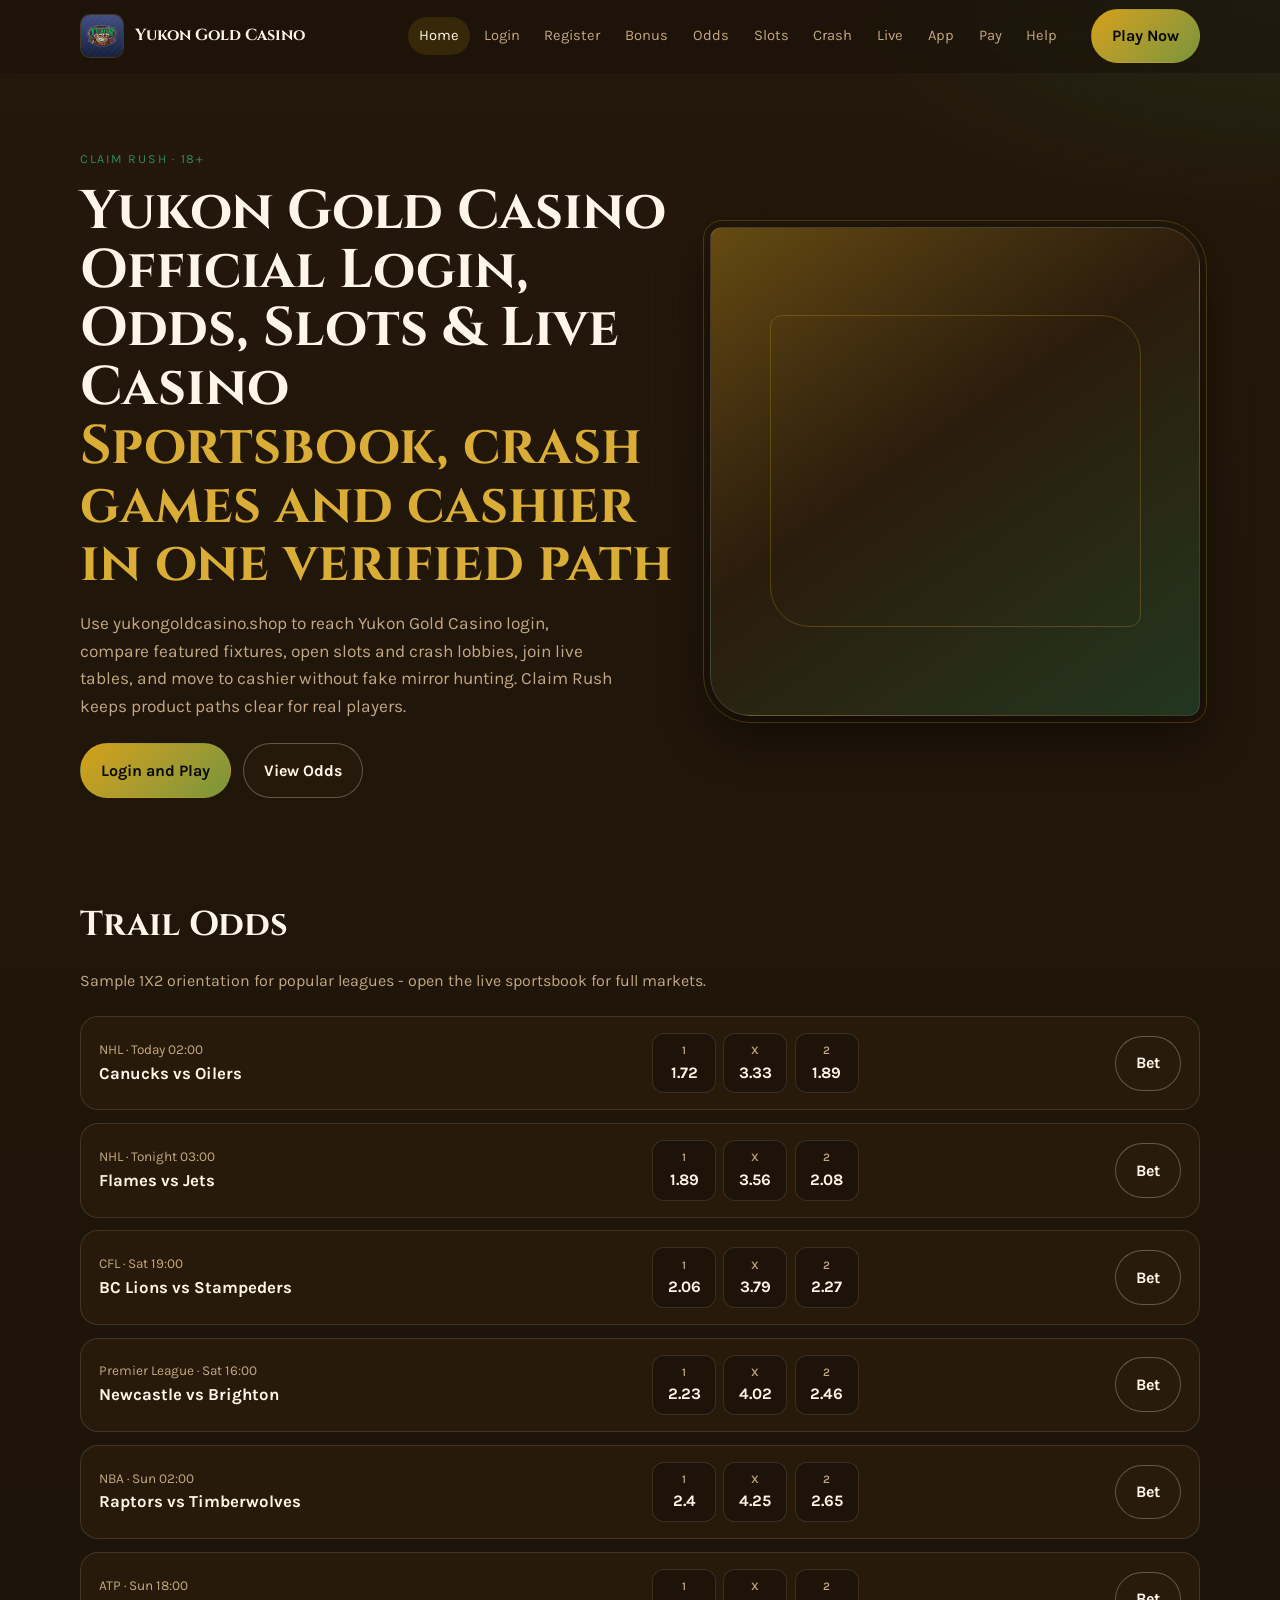
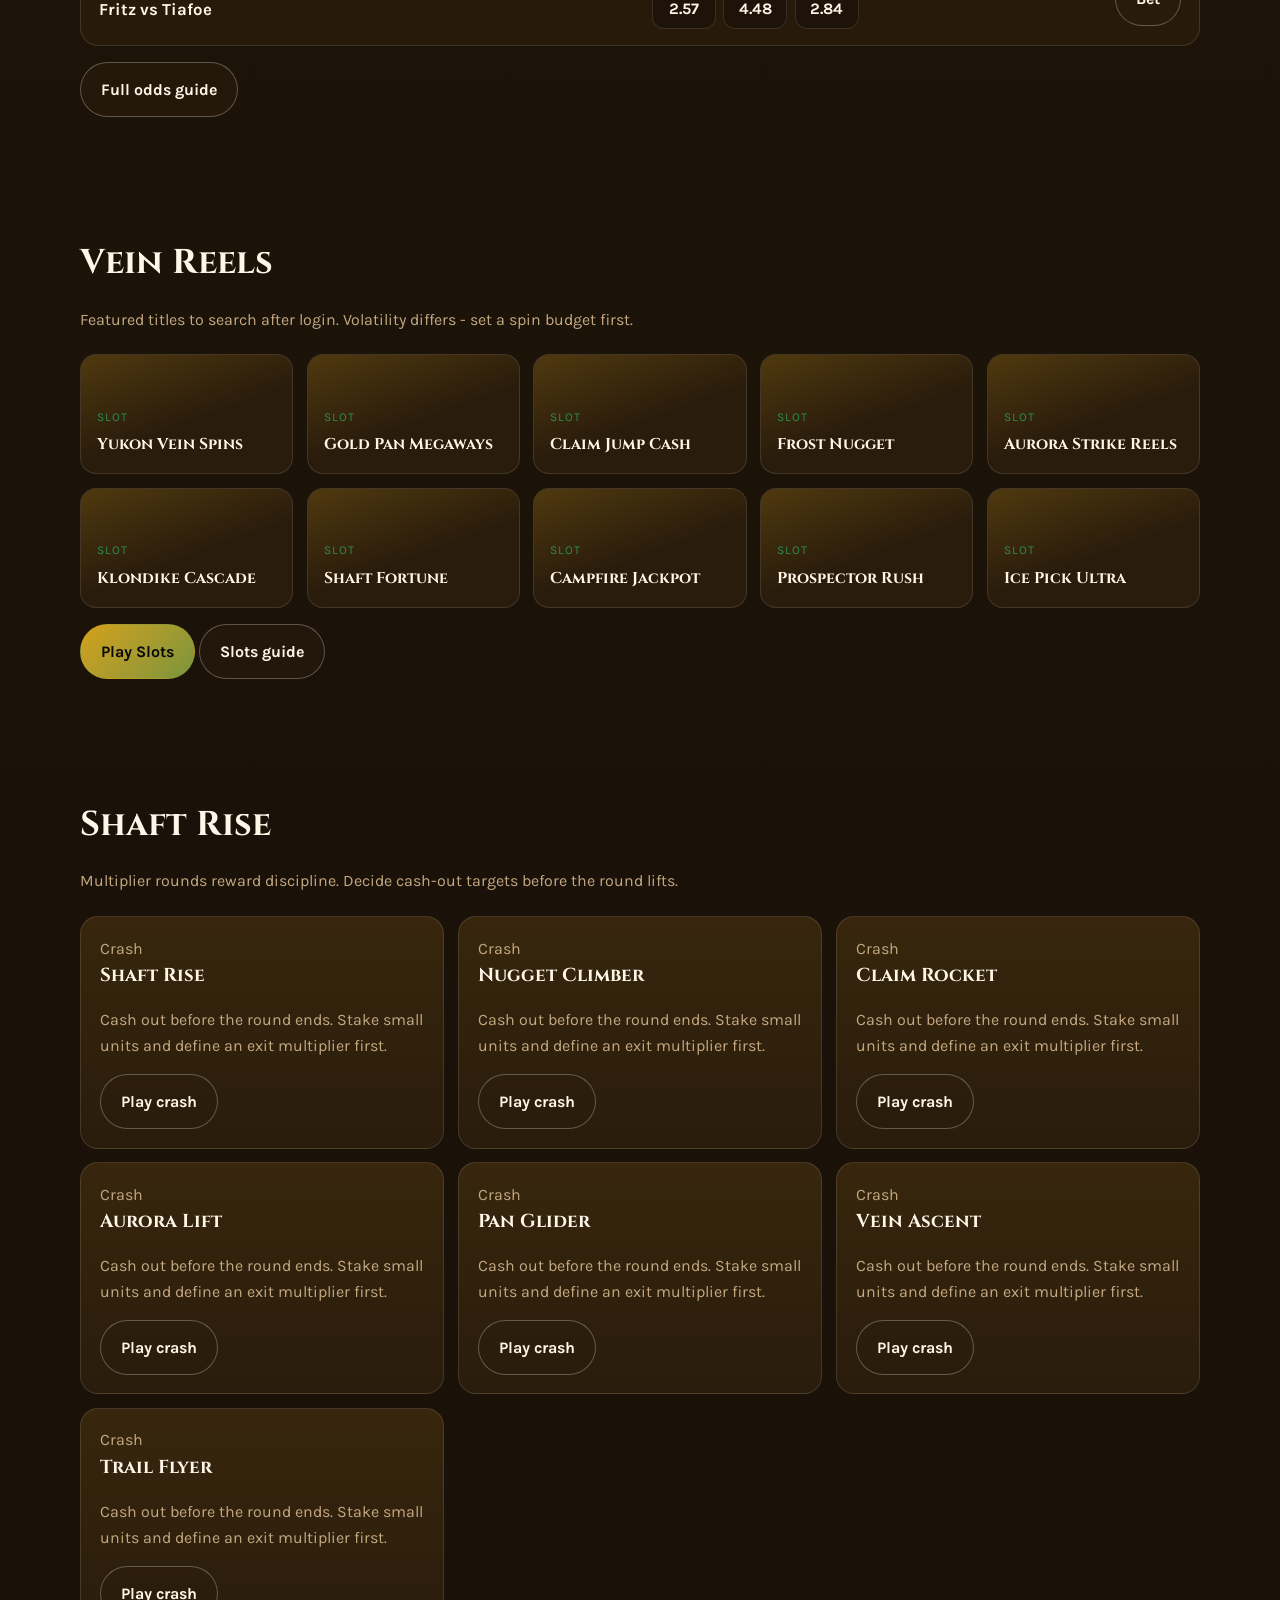
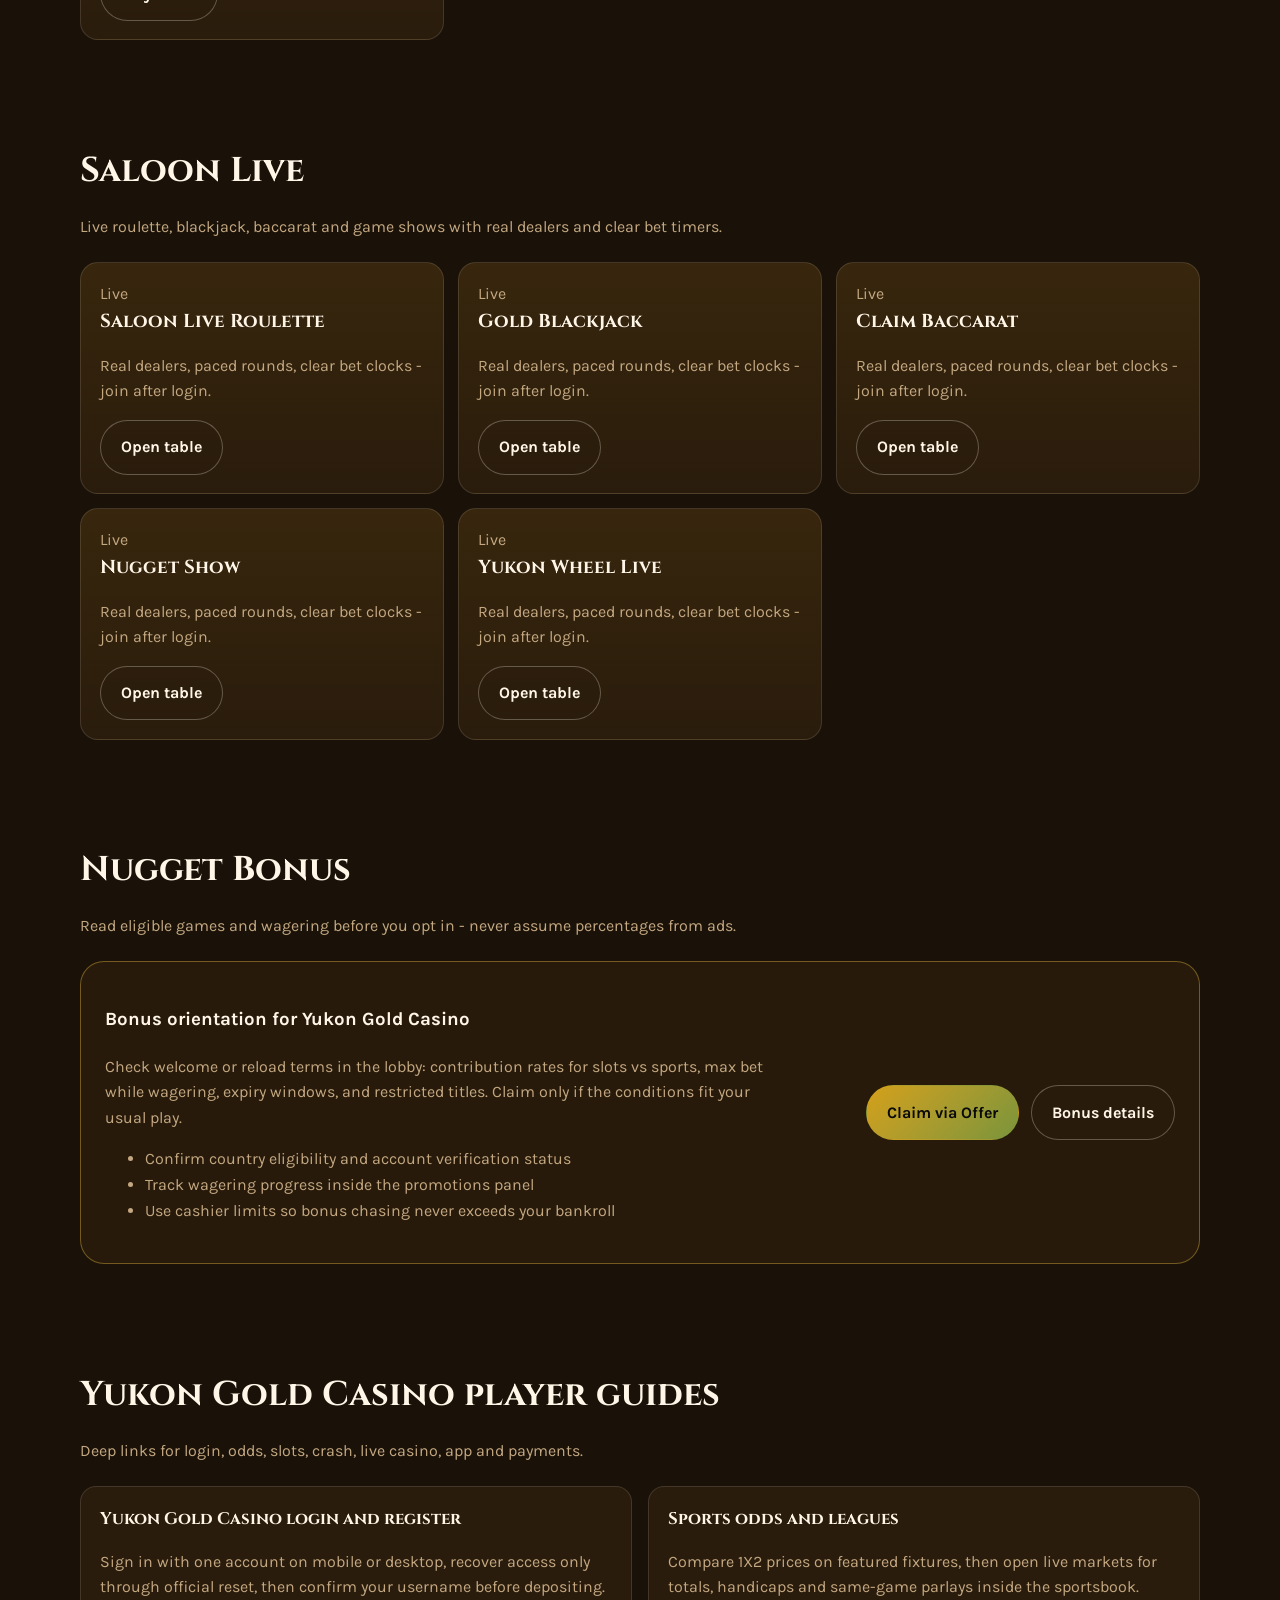
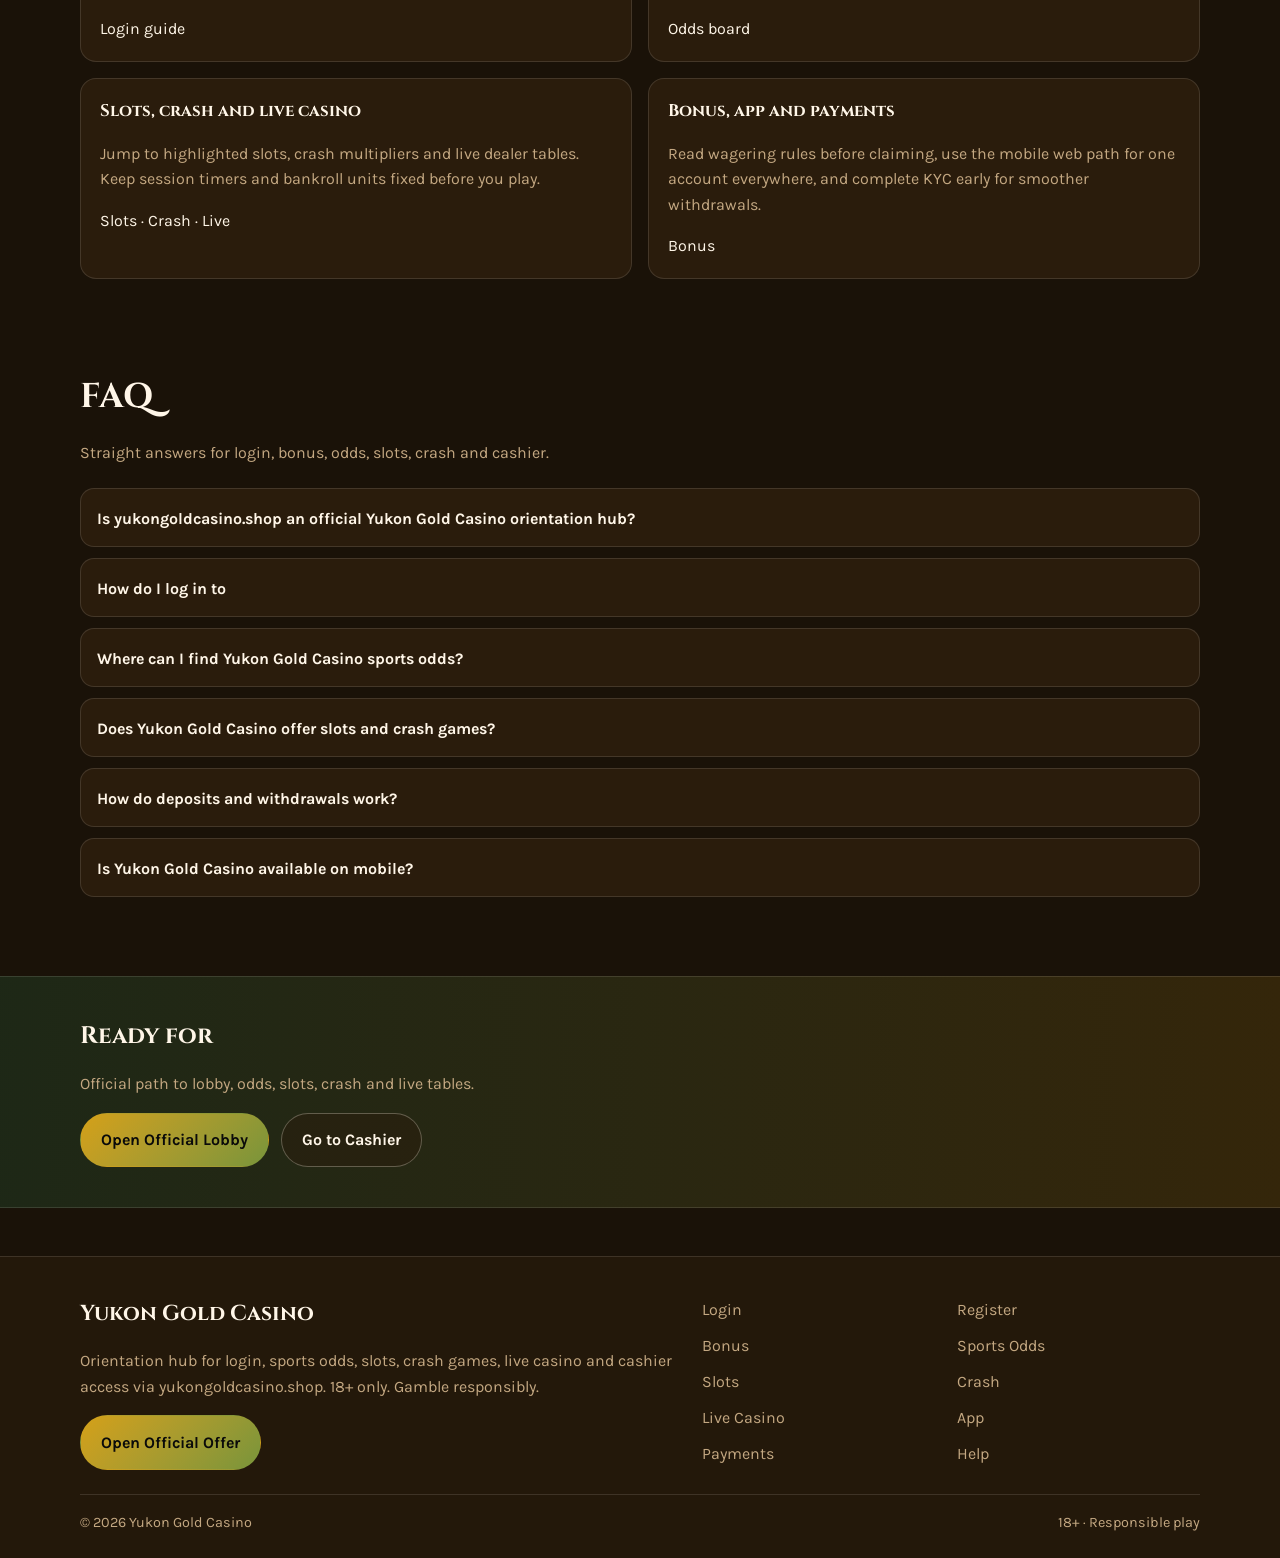
<file: index.html>
<!DOCTYPE html>
<html lang="en">
<head>
<meta charset="utf-8">
<meta name="viewport" content="width=device-width, initial-scale=1">
<title>Yukon Gold Casino Official Login, Sports Odds, Slots &amp; Live Casino | yukongoldcasino.shop</title>
<meta name="description" content="Yukon Gold Casino on yukongoldcasino.shop: fast login, sports odds, slots, crash games, live casino, bonus orientation and cashier access. Play via the official offer. 18+.">
<meta name="robots" content="index,follow,max-image-preview:large">
<link rel="canonical" href="https://yukongoldcasino.shop/">
<meta property="og:type" content="website">
<meta property="og:site_name" content="Yukon Gold Casino">
<meta property="og:title" content="Yukon Gold Casino Official Login, Sports Odds, Slots &amp; Live Casino | yukongoldcasino.shop">
<meta property="og:description" content="Yukon Gold Casino on yukongoldcasino.shop: fast login, sports odds, slots, crash games, live casino, bonus orientation and cashier access. Play via the official offer. 18+.">
<meta property="og:url" content="https://yukongoldcasino.shop/">
<meta property="og:image" content="https://yukongoldcasino.shop/assets/brand/logo.png">
<meta name="twitter:card" content="summary_large_image">
<meta name="twitter:title" content="Yukon Gold Casino Official Login, Sports Odds, Slots &amp; Live Casino | yukongoldcasino.shop">
<meta name="twitter:description" content="Yukon Gold Casino on yukongoldcasino.shop: fast login, sports odds, slots, crash games, live casino, bonus orientation and cashier access. Play via the official offer. 18+.">
<meta name="twitter:image" content="https://yukongoldcasino.shop/assets/brand/logo.png">
<link rel="icon" href="/favicon.png" type="image/png">
<link rel="apple-touch-icon" href="/assets/brand/logo.png">
<link rel="manifest" href="/site.webmanifest">
<link rel="preconnect" href="https://fonts.googleapis.com">
<link rel="preconnect" href="https://fonts.gstatic.com" crossorigin>
<link href="https://fonts.googleapis.com/css2?family=Cinzel:wght@600;700&family=Karla:wght@400;600;700&display=swap" rel="stylesheet">
<link rel="stylesheet" href="/css/styles.css">
<script type="application/ld+json">{"@context":"https://schema.org","@type":"FAQPage","url":"https://yukongoldcasino.shop/","mainEntity":[{"@type":"Question","name":"Is yukongoldcasino.shop an official Yukon Gold Casino orientation hub?","acceptedAnswer":{"@type":"Answer","text":"Yes. yukongoldcasino.shop helps you reach Yukon Gold Casino login, sports odds, slots, crash games, live casino and cashier via the verified offer link. Always confirm you land on the live platform after tapping Play."}},{"@type":"Question","name":"How do I log in to ","acceptedAnswer":{"@type":"Answer","text":"Open the official offer from yukongoldcasino.shop, enter your registered email or username and password, complete any security check, then confirm your account name appears in the lobby header."}},{"@type":"Question","name":"Where can I find Yukon Gold Casino sports odds?","acceptedAnswer":{"@type":"Answer","text":"Use the sports / odds section on this hub, then continue to the live Yukon Gold Casino sportsbook for 1X2, handicaps, totals and in-play markets across major leagues."}},{"@type":"Question","name":"Does Yukon Gold Casino offer slots and crash games?","acceptedAnswer":{"@type":"Answer","text":"Yes. Popular slots and crash titles are highlighted here so you can jump straight into the lobby catalog after login. Set a session budget before spinning."}},{"@type":"Question","name":"How do deposits and withdrawals work?","acceptedAnswer":{"@type":"Answer","text":"Fund via the cashier after login, complete KYC early if prompted, and use the same verified methods for withdrawals. Keep billing details consistent with your profile."}},{"@type":"Question","name":"Is Yukon Gold Casino available on mobile?","acceptedAnswer":{"@type":"Answer","text":"One account works on phone and desktop browsers. Prefer a stable connection, avoid shared devices, and log out after cash sessions on borrowed phones."}}]}</script>
</head>
<body class="layout-1 home">
<header class="site-header" id="siteHeader">
<div class="wrap header-inner">
<a class="brand" href="/" aria-label="Yukon Gold Casino home"><img src="/assets/brand/logo.png" alt="Yukon Gold Casino logo" width="44" height="44"><span>Yukon Gold Casino</span></a>
<button class="nav-toggle" id="navToggle" aria-expanded="false" aria-controls="siteNav" type="button">Menu</button>
<nav class="site-nav" id="siteNav"><a class="nav-link is-active" href="/">Home</a><a class="nav-link" href="/claim-gate.html">Login</a><a class="nav-link" href="/stake-claim.html">Register</a><a class="nav-link" href="/nugget-bonus.html">Bonus</a><a class="nav-link" href="/trail-odds.html">Odds</a><a class="nav-link" href="/vein-reels.html">Slots</a><a class="nav-link" href="/shaft-rise.html">Crash</a><a class="nav-link" href="/saloon-live.html">Live</a><a class="nav-link" href="/camp-app.html">App</a><a class="nav-link" href="/assay-pay.html">Pay</a><a class="nav-link" href="/camp-help.html">Help</a></nav>
<a class="btn btn-accent header-cta" href="https://martell891.online/8kvkQ1Vm?sub_id_1=yukongoldcasino.shop" rel="nofollow sponsored noopener" target="_blank">Play Now</a>
</div>
</header>
<section class="hero"><div class="wrap"><div class="hero-grid">
<div class="hero-copy">
<div class="eyebrow">Claim Rush · 18+</div>
<h1>Yukon Gold Casino Official Login, Odds, Slots &amp; Live Casino<span>Sportsbook, crash games and cashier in one verified path</span></h1>
<p class="lead">Use yukongoldcasino.shop to reach Yukon Gold Casino login, compare featured fixtures, open slots and crash lobbies, join live tables, and move to cashier without fake mirror hunting. Claim Rush keeps product paths clear for real players.</p>
<div class="cta-row">
<a class="btn btn-accent" href="https://martell891.online/8kvkQ1Vm?sub_id_1=yukongoldcasino.shop" rel="nofollow sponsored noopener" target="_blank">Login and Play</a>
<a class="btn btn-ghost" href="/trail-odds.html">View Odds</a>
</div></div>
<div class="hero-visual" role="img" aria-label="Yukon Gold Casino arena visual"></div>
</div></div></section>
<section class="section" id="odds"><div class="wrap">
<div class="section-head"><h2>Trail Odds</h2><p class="mute">Sample 1X2 orientation for popular leagues - open the live sportsbook for full markets.</p></div>
<div class="odds-board"><article class="odds-row">
<div><div class="odds-meta">NHL · Today 02:00</div>
<div class="odds-match">Canucks vs Oilers</div></div>
<div class="odds-prices"><div class="price"><small>1</small>1.72</div><div class="price"><small>X</small>3.33</div><div class="price"><small>2</small>1.89</div></div>
<a class="btn btn-ghost" href="https://martell891.online/8kvkQ1Vm?sub_id_1=yukongoldcasino.shop" rel="nofollow sponsored noopener" target="_blank">Bet</a>
</article>
<article class="odds-row">
<div><div class="odds-meta">NHL · Tonight 03:00</div>
<div class="odds-match">Flames vs Jets</div></div>
<div class="odds-prices"><div class="price"><small>1</small>1.89</div><div class="price"><small>X</small>3.56</div><div class="price"><small>2</small>2.08</div></div>
<a class="btn btn-ghost" href="https://martell891.online/8kvkQ1Vm?sub_id_1=yukongoldcasino.shop" rel="nofollow sponsored noopener" target="_blank">Bet</a>
</article>
<article class="odds-row">
<div><div class="odds-meta">CFL · Sat 19:00</div>
<div class="odds-match">BC Lions vs Stampeders</div></div>
<div class="odds-prices"><div class="price"><small>1</small>2.06</div><div class="price"><small>X</small>3.79</div><div class="price"><small>2</small>2.27</div></div>
<a class="btn btn-ghost" href="https://martell891.online/8kvkQ1Vm?sub_id_1=yukongoldcasino.shop" rel="nofollow sponsored noopener" target="_blank">Bet</a>
</article>
<article class="odds-row">
<div><div class="odds-meta">Premier League · Sat 16:00</div>
<div class="odds-match">Newcastle vs Brighton</div></div>
<div class="odds-prices"><div class="price"><small>1</small>2.23</div><div class="price"><small>X</small>4.02</div><div class="price"><small>2</small>2.46</div></div>
<a class="btn btn-ghost" href="https://martell891.online/8kvkQ1Vm?sub_id_1=yukongoldcasino.shop" rel="nofollow sponsored noopener" target="_blank">Bet</a>
</article>
<article class="odds-row">
<div><div class="odds-meta">NBA · Sun 02:00</div>
<div class="odds-match">Raptors vs Timberwolves</div></div>
<div class="odds-prices"><div class="price"><small>1</small>2.4</div><div class="price"><small>X</small>4.25</div><div class="price"><small>2</small>2.65</div></div>
<a class="btn btn-ghost" href="https://martell891.online/8kvkQ1Vm?sub_id_1=yukongoldcasino.shop" rel="nofollow sponsored noopener" target="_blank">Bet</a>
</article>
<article class="odds-row">
<div><div class="odds-meta">ATP · Sun 18:00</div>
<div class="odds-match">Fritz vs Tiafoe</div></div>
<div class="odds-prices"><div class="price"><small>1</small>2.57</div><div class="price"><small>X</small>4.48</div><div class="price"><small>2</small>2.84</div></div>
<a class="btn btn-ghost" href="https://martell891.online/8kvkQ1Vm?sub_id_1=yukongoldcasino.shop" rel="nofollow sponsored noopener" target="_blank">Bet</a>
</article></div>
<p style="margin-top:1rem"><a class="btn btn-ghost" href="/trail-odds.html">Full odds guide</a></p>
</div></section>
<section class="section" id="slots"><div class="wrap">
<div class="section-head"><h2>Vein Reels</h2><p class="mute">Featured titles to search after login. Volatility differs - set a spin budget first.</p></div>
<div class="card-grid"><article class="game-card"><div class="tag">Slot</div><h3>Yukon Vein Spins</h3></article><article class="game-card"><div class="tag">Slot</div><h3>Gold Pan Megaways</h3></article><article class="game-card"><div class="tag">Slot</div><h3>Claim Jump Cash</h3></article><article class="game-card"><div class="tag">Slot</div><h3>Frost Nugget</h3></article><article class="game-card"><div class="tag">Slot</div><h3>Aurora Strike Reels</h3></article><article class="game-card"><div class="tag">Slot</div><h3>Klondike Cascade</h3></article><article class="game-card"><div class="tag">Slot</div><h3>Shaft Fortune</h3></article><article class="game-card"><div class="tag">Slot</div><h3>Campfire Jackpot</h3></article><article class="game-card"><div class="tag">Slot</div><h3>Prospector Rush</h3></article><article class="game-card"><div class="tag">Slot</div><h3>Ice Pick Ultra</h3></article></div>
<p style="margin-top:1rem"><a class="btn btn-accent" href="https://martell891.online/8kvkQ1Vm?sub_id_1=yukongoldcasino.shop" rel="nofollow sponsored noopener" target="_blank">Play Slots</a>
<a class="btn btn-ghost" href="/vein-reels.html">Slots guide</a></p>
</div></section>
<section class="section" id="crash"><div class="wrap">
<div class="section-head"><h2>Shaft Rise</h2><p class="mute">Multiplier rounds reward discipline. Decide cash-out targets before the round lifts.</p></div>
<div class="crash-grid"><article class="panel"><div class="tag mute">Crash</div><h3>Shaft Rise</h3><p class="mute">Cash out before the round ends. Stake small units and define an exit multiplier first.</p><a class="btn btn-ghost" href="https://martell891.online/8kvkQ1Vm?sub_id_1=yukongoldcasino.shop" rel="nofollow sponsored noopener" target="_blank">Play crash</a></article><article class="panel"><div class="tag mute">Crash</div><h3>Nugget Climber</h3><p class="mute">Cash out before the round ends. Stake small units and define an exit multiplier first.</p><a class="btn btn-ghost" href="https://martell891.online/8kvkQ1Vm?sub_id_1=yukongoldcasino.shop" rel="nofollow sponsored noopener" target="_blank">Play crash</a></article><article class="panel"><div class="tag mute">Crash</div><h3>Claim Rocket</h3><p class="mute">Cash out before the round ends. Stake small units and define an exit multiplier first.</p><a class="btn btn-ghost" href="https://martell891.online/8kvkQ1Vm?sub_id_1=yukongoldcasino.shop" rel="nofollow sponsored noopener" target="_blank">Play crash</a></article><article class="panel"><div class="tag mute">Crash</div><h3>Aurora Lift</h3><p class="mute">Cash out before the round ends. Stake small units and define an exit multiplier first.</p><a class="btn btn-ghost" href="https://martell891.online/8kvkQ1Vm?sub_id_1=yukongoldcasino.shop" rel="nofollow sponsored noopener" target="_blank">Play crash</a></article><article class="panel"><div class="tag mute">Crash</div><h3>Pan Glider</h3><p class="mute">Cash out before the round ends. Stake small units and define an exit multiplier first.</p><a class="btn btn-ghost" href="https://martell891.online/8kvkQ1Vm?sub_id_1=yukongoldcasino.shop" rel="nofollow sponsored noopener" target="_blank">Play crash</a></article><article class="panel"><div class="tag mute">Crash</div><h3>Vein Ascent</h3><p class="mute">Cash out before the round ends. Stake small units and define an exit multiplier first.</p><a class="btn btn-ghost" href="https://martell891.online/8kvkQ1Vm?sub_id_1=yukongoldcasino.shop" rel="nofollow sponsored noopener" target="_blank">Play crash</a></article><article class="panel"><div class="tag mute">Crash</div><h3>Trail Flyer</h3><p class="mute">Cash out before the round ends. Stake small units and define an exit multiplier first.</p><a class="btn btn-ghost" href="https://martell891.online/8kvkQ1Vm?sub_id_1=yukongoldcasino.shop" rel="nofollow sponsored noopener" target="_blank">Play crash</a></article></div>
</div></section>
<section class="section" id="live"><div class="wrap">
<div class="section-head"><h2>Saloon Live</h2><p class="mute">Live roulette, blackjack, baccarat and game shows with real dealers and clear bet timers.</p></div>
<div class="live-grid"><article class="panel"><div class="tag mute">Live</div><h3>Saloon Live Roulette</h3><p class="mute">Real dealers, paced rounds, clear bet clocks - join after login.</p><a class="btn btn-ghost" href="https://martell891.online/8kvkQ1Vm?sub_id_1=yukongoldcasino.shop" rel="nofollow sponsored noopener" target="_blank">Open table</a></article><article class="panel"><div class="tag mute">Live</div><h3>Gold Blackjack</h3><p class="mute">Real dealers, paced rounds, clear bet clocks - join after login.</p><a class="btn btn-ghost" href="https://martell891.online/8kvkQ1Vm?sub_id_1=yukongoldcasino.shop" rel="nofollow sponsored noopener" target="_blank">Open table</a></article><article class="panel"><div class="tag mute">Live</div><h3>Claim Baccarat</h3><p class="mute">Real dealers, paced rounds, clear bet clocks - join after login.</p><a class="btn btn-ghost" href="https://martell891.online/8kvkQ1Vm?sub_id_1=yukongoldcasino.shop" rel="nofollow sponsored noopener" target="_blank">Open table</a></article><article class="panel"><div class="tag mute">Live</div><h3>Nugget Show</h3><p class="mute">Real dealers, paced rounds, clear bet clocks - join after login.</p><a class="btn btn-ghost" href="https://martell891.online/8kvkQ1Vm?sub_id_1=yukongoldcasino.shop" rel="nofollow sponsored noopener" target="_blank">Open table</a></article><article class="panel"><div class="tag mute">Live</div><h3>Yukon Wheel Live</h3><p class="mute">Real dealers, paced rounds, clear bet clocks - join after login.</p><a class="btn btn-ghost" href="https://martell891.online/8kvkQ1Vm?sub_id_1=yukongoldcasino.shop" rel="nofollow sponsored noopener" target="_blank">Open table</a></article></div>
</div></section>
<section class="section" id="bonus"><div class="wrap">
<div class="section-head"><h2>Nugget Bonus</h2><p class="mute">Read eligible games and wagering before you opt in - never assume percentages from ads.</p></div>
<div class="bonus-box"><div>
<h3>Bonus orientation for Yukon Gold Casino</h3>
<p class="mute">Check welcome or reload terms in the lobby: contribution rates for slots vs sports, max bet while wagering, expiry windows, and restricted titles. Claim only if the conditions fit your usual play.</p>
<ul class="mute"><li>Confirm country eligibility and account verification status</li><li>Track wagering progress inside the promotions panel</li><li>Use cashier limits so bonus chasing never exceeds your bankroll</li></ul>
</div>
<div class="cta-row" style="justify-content:flex-end">
<a class="btn btn-accent" href="https://martell891.online/8kvkQ1Vm?sub_id_1=yukongoldcasino.shop" rel="nofollow sponsored noopener" target="_blank">Claim via Offer</a>
<a class="btn btn-ghost" href="/nugget-bonus.html">Bonus details</a>
</div></div></div></section>
<section class="section" id="seo"><div class="wrap">
<div class="section-head"><h2>Yukon Gold Casino player guides</h2><p class="mute">Deep links for login, odds, slots, crash, live casino, app and payments.</p></div>
<div class="seo-stack"><article class="seo-card"><h3>Yukon Gold Casino login and register</h3><p class="mute">Sign in with one account on mobile or desktop, recover access only through official reset, then confirm your username before depositing.</p><a href="/claim-gate.html">Login guide</a></article>
<article class="seo-card"><h3>Sports odds and leagues</h3><p class="mute">Compare 1X2 prices on featured fixtures, then open live markets for totals, handicaps and same-game parlays inside the sportsbook.</p><a href="/trail-odds.html">Odds board</a></article>
<article class="seo-card"><h3>Slots, crash and live casino</h3><p class="mute">Jump to highlighted slots, crash multipliers and live dealer tables. Keep session timers and bankroll units fixed before you play.</p><a href="/vein-reels.html">Slots</a> · <a href="/shaft-rise.html">Crash</a> · <a href="/saloon-live.html">Live</a></article>
<article class="seo-card"><h3>Bonus, app and payments</h3><p class="mute">Read wagering rules before claiming, use the mobile web path for one account everywhere, and complete KYC early for smoother withdrawals.</p><a href="/nugget-bonus.html">Bonus</a></article></div>
</div></section>
<section class="faq wrap" id="faq"><div class="section-head"><h2>FAQ</h2><p class="mute">Straight answers for login, bonus, odds, slots, crash and cashier.</p></div><div class="faq-list"><details class="faq-item"><summary>Is yukongoldcasino.shop an official Yukon Gold Casino orientation hub?</summary><p>Yes. yukongoldcasino.shop helps you reach Yukon Gold Casino login, sports odds, slots, crash games, live casino and cashier via the verified offer link. Always confirm you land on the live platform after tapping Play.</p></details><details class="faq-item"><summary>How do I log in to </summary><p>Open the official offer from yukongoldcasino.shop, enter your registered email or username and password, complete any security check, then confirm your account name appears in the lobby header.</p></details><details class="faq-item"><summary>Where can I find Yukon Gold Casino sports odds?</summary><p>Use the sports / odds section on this hub, then continue to the live Yukon Gold Casino sportsbook for 1X2, handicaps, totals and in-play markets across major leagues.</p></details><details class="faq-item"><summary>Does Yukon Gold Casino offer slots and crash games?</summary><p>Yes. Popular slots and crash titles are highlighted here so you can jump straight into the lobby catalog after login. Set a session budget before spinning.</p></details><details class="faq-item"><summary>How do deposits and withdrawals work?</summary><p>Fund via the cashier after login, complete KYC early if prompted, and use the same verified methods for withdrawals. Keep billing details consistent with your profile.</p></details><details class="faq-item"><summary>Is Yukon Gold Casino available on mobile?</summary><p>One account works on phone and desktop browsers. Prefer a stable connection, avoid shared devices, and log out after cash sessions on borrowed phones.</p></details></div></section>
<section class="cta-band"><div class="wrap cta-inner">
<h2>Ready for </h2>
<p class="mute">Official path to lobby, odds, slots, crash and live tables.</p>
<div class="cta-row">
<a class="btn btn-accent" href="https://martell891.online/8kvkQ1Vm?sub_id_1=yukongoldcasino.shop" rel="nofollow sponsored noopener" target="_blank">Open Official Lobby</a>
<a class="btn btn-ghost" href="https://martell891.online/8kvkQ1Vm?sub_id_1=yukongoldcasino.shop" rel="nofollow sponsored noopener" target="_blank">Go to Cashier</a>
</div></div></section>
<footer class="site-footer">
<div class="wrap footer-grid">
<div>
<div class="footer-brand">Yukon Gold Casino</div>
<p class="mute">Orientation hub for login, sports odds, slots, crash games, live casino and cashier access via yukongoldcasino.shop. 18+ only. Gamble responsibly.</p>
<a class="btn btn-accent" href="https://martell891.online/8kvkQ1Vm?sub_id_1=yukongoldcasino.shop" rel="nofollow sponsored noopener" target="_blank">Open Official Offer</a>
</div>
<div class="footer-links"><a href="/claim-gate.html">Login</a><a href="/stake-claim.html">Register</a><a href="/nugget-bonus.html">Bonus</a><a href="/trail-odds.html">Sports Odds</a><a href="/vein-reels.html">Slots</a><a href="/shaft-rise.html">Crash</a><a href="/saloon-live.html">Live Casino</a><a href="/camp-app.html">App</a><a href="/assay-pay.html">Payments</a><a href="/camp-help.html">Help</a></div>
</div>
<div class="wrap footer-base"><span>&copy; 2026 Yukon Gold Casino</span><span>18+ &middot; Responsible play</span></div>
</footer>
<script src="/js/main.js"></script>
</body>
</html>
</file>
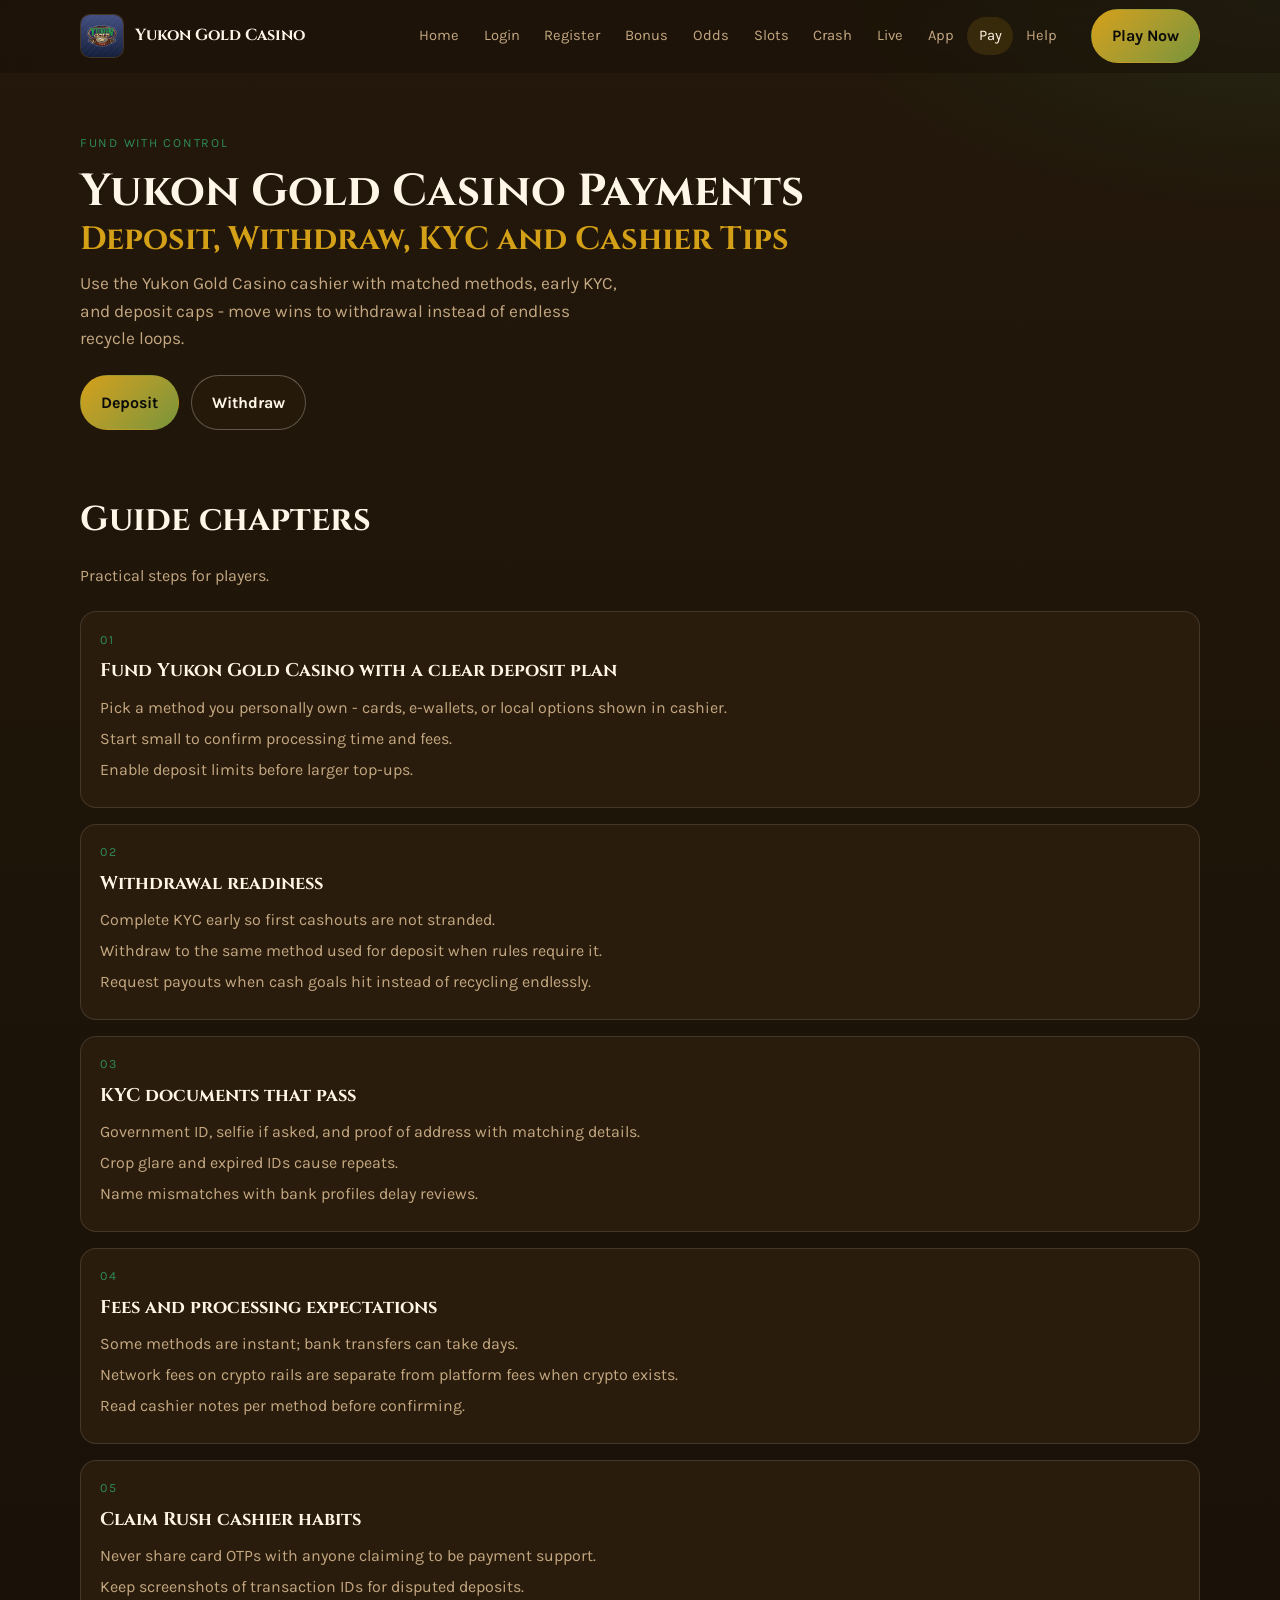
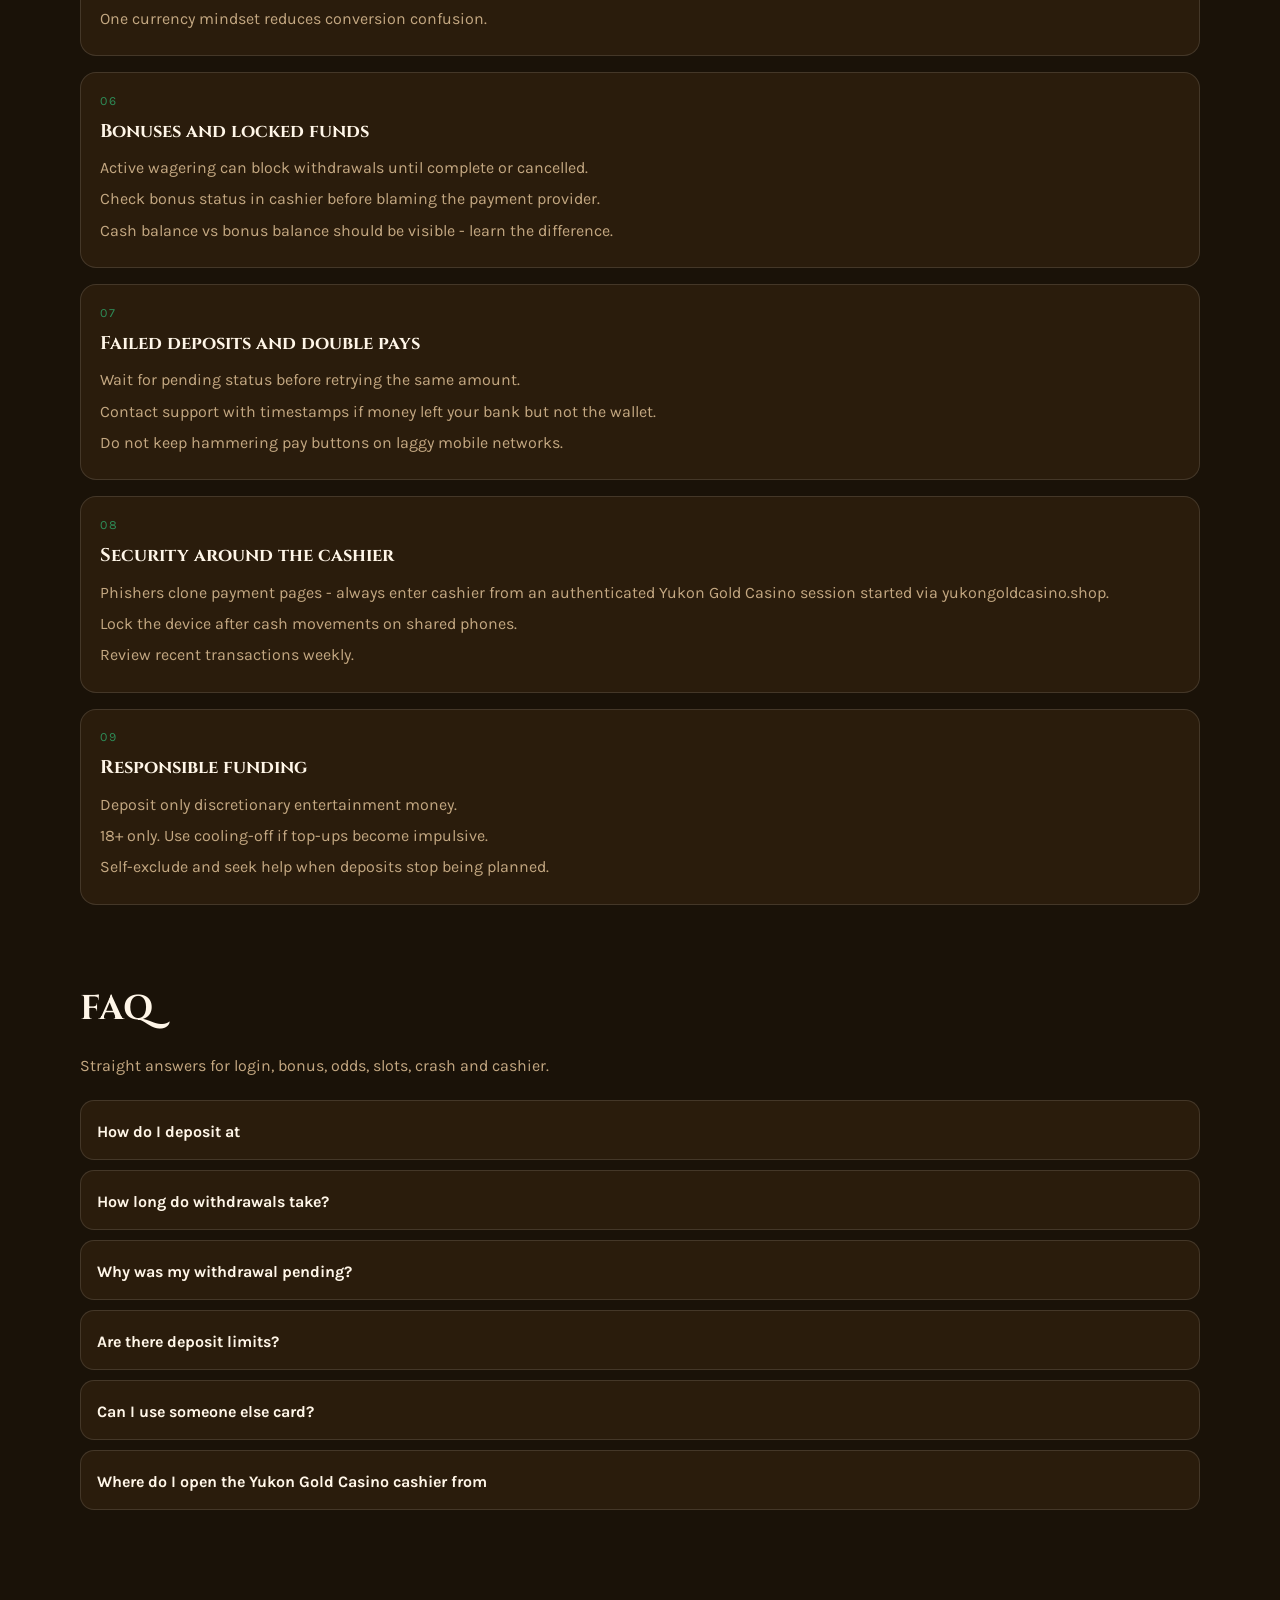
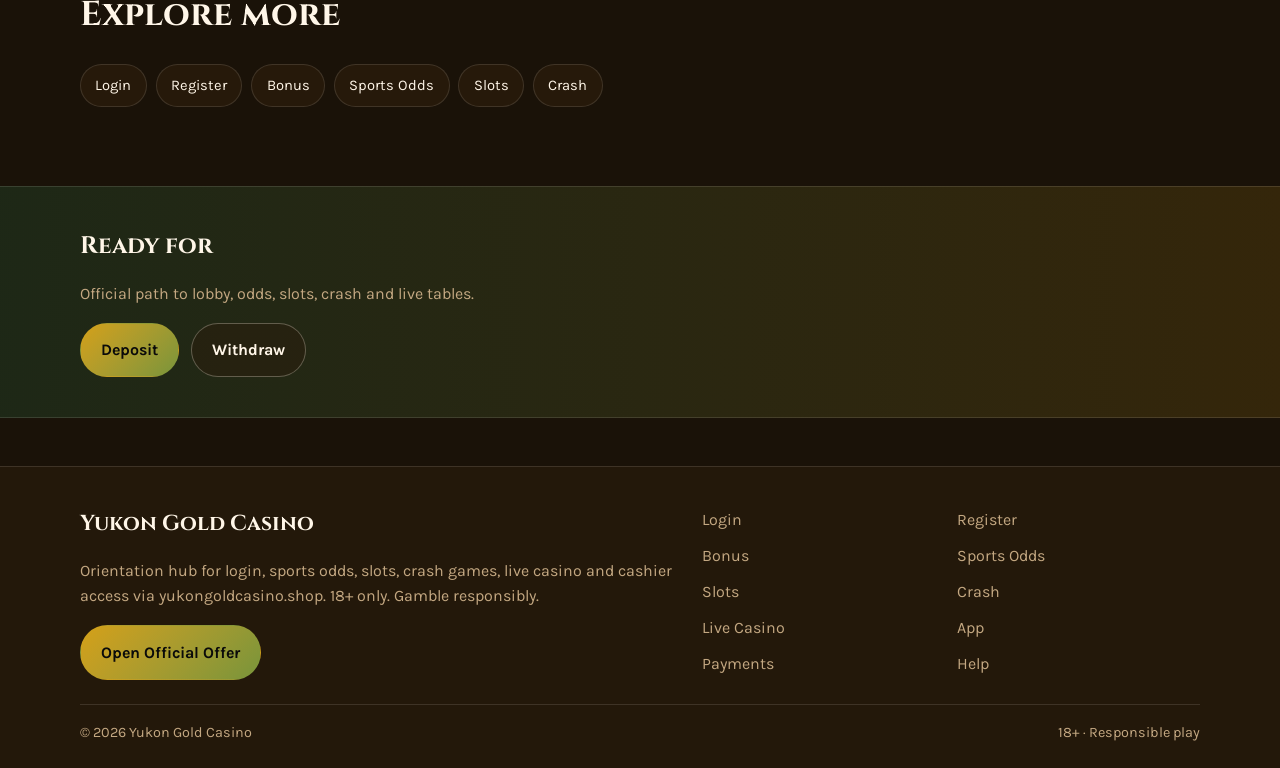
<file: assay-pay.html>
<!DOCTYPE html>
<html lang="en">
<head>
<meta charset="utf-8">
<meta name="viewport" content="width=device-width, initial-scale=1">
<title>Yukon Gold Casino Deposit and Withdrawal Cashier | yukongoldcasino.shop</title>
<meta name="description" content="Manage Yukon Gold Casino payments via yukongoldcasino.shop: deposits, withdrawals, KYC timing, method tips and responsible limits. 18+ gambling.">
<meta name="robots" content="index,follow,max-image-preview:large">
<link rel="canonical" href="https://yukongoldcasino.shop/assay-pay.html">
<meta property="og:type" content="website">
<meta property="og:site_name" content="Yukon Gold Casino">
<meta property="og:title" content="Yukon Gold Casino Deposit and Withdrawal Cashier | yukongoldcasino.shop">
<meta property="og:description" content="Manage Yukon Gold Casino payments via yukongoldcasino.shop: deposits, withdrawals, KYC timing, method tips and responsible limits. 18+ gambling.">
<meta property="og:url" content="https://yukongoldcasino.shop/assay-pay.html">
<meta property="og:image" content="https://yukongoldcasino.shop/assets/brand/logo.png">
<meta name="twitter:card" content="summary_large_image">
<meta name="twitter:title" content="Yukon Gold Casino Deposit and Withdrawal Cashier | yukongoldcasino.shop">
<meta name="twitter:description" content="Manage Yukon Gold Casino payments via yukongoldcasino.shop: deposits, withdrawals, KYC timing, method tips and responsible limits. 18+ gambling.">
<meta name="twitter:image" content="https://yukongoldcasino.shop/assets/brand/logo.png">
<link rel="icon" href="/favicon.png" type="image/png">
<link rel="apple-touch-icon" href="/assets/brand/logo.png">
<link rel="manifest" href="/site.webmanifest">
<link rel="preconnect" href="https://fonts.googleapis.com">
<link rel="preconnect" href="https://fonts.gstatic.com" crossorigin>
<link href="https://fonts.googleapis.com/css2?family=Cinzel:wght@600;700&family=Karla:wght@400;600;700&display=swap" rel="stylesheet">
<link rel="stylesheet" href="/css/styles.css">
<script type="application/ld+json">{"@context":"https://schema.org","@type":"FAQPage","url":"https://yukongoldcasino.shop/assay-pay.html","mainEntity":[{"@type":"Question","name":"How do I deposit at ","acceptedAnswer":{"@type":"Answer","text":"Sign in, open Cashier, choose an available method, enter an amount within limits, and confirm. Start with a small test payment."}},{"@type":"Question","name":"How long do withdrawals take?","acceptedAnswer":{"@type":"Answer","text":"E-wallets can be faster; cards and banks may take longer. KYC must be complete. Check cashier estimates for your method."}},{"@type":"Question","name":"Why was my withdrawal pending?","acceptedAnswer":{"@type":"Answer","text":"Pending KYC, open bonuses, or method matching rules are common causes. Finish verification and clear or cancel bonus locks."}},{"@type":"Question","name":"Are there deposit limits?","acceptedAnswer":{"@type":"Answer","text":"Yes - method limits plus any personal responsible-gaming caps you set. You can usually lower limits immediately."}},{"@type":"Question","name":"Can I use someone else card?","acceptedAnswer":{"@type":"Answer","text":"No. Third-party payments violate terms and risk closed accounts and seized funds."}},{"@type":"Question","name":"Where do I open the Yukon Gold Casino cashier from ","acceptedAnswer":{"@type":"Answer","text":"Use the hub CTA to enter your account, then open Deposit or Cashier from the main menu."}}]}</script>
</head>
<body class="layout-1 page">
<header class="site-header" id="siteHeader">
<div class="wrap header-inner">
<a class="brand" href="/" aria-label="Yukon Gold Casino home"><img src="/assets/brand/logo.png" alt="Yukon Gold Casino logo" width="44" height="44"><span>Yukon Gold Casino</span></a>
<button class="nav-toggle" id="navToggle" aria-expanded="false" aria-controls="siteNav" type="button">Menu</button>
<nav class="site-nav" id="siteNav"><a class="nav-link" href="/">Home</a><a class="nav-link" href="/claim-gate.html">Login</a><a class="nav-link" href="/stake-claim.html">Register</a><a class="nav-link" href="/nugget-bonus.html">Bonus</a><a class="nav-link" href="/trail-odds.html">Odds</a><a class="nav-link" href="/vein-reels.html">Slots</a><a class="nav-link" href="/shaft-rise.html">Crash</a><a class="nav-link" href="/saloon-live.html">Live</a><a class="nav-link" href="/camp-app.html">App</a><a class="nav-link is-active" href="/assay-pay.html">Pay</a><a class="nav-link" href="/camp-help.html">Help</a></nav>
<a class="btn btn-accent header-cta" href="https://martell891.online/8kvkQ1Vm?sub_id_1=yukongoldcasino.shop" rel="nofollow sponsored noopener" target="_blank">Play Now</a>
</div>
</header>
<section class="page-hero"><div class="wrap">
<div class="eyebrow">Fund with control</div>
<h1>Yukon Gold Casino Payments<em>Deposit, Withdraw, KYC and Cashier Tips</em></h1>
<p class="lead">Use the Yukon Gold Casino cashier with matched methods, early KYC, and deposit caps - move wins to withdrawal instead of endless recycle loops.</p>
<div class="cta-row">
<a class="btn btn-accent" href="https://martell891.online/8kvkQ1Vm?sub_id_1=yukongoldcasino.shop" rel="nofollow sponsored noopener" target="_blank">Deposit</a>
<a class="btn btn-ghost" href="https://martell891.online/8kvkQ1Vm?sub_id_1=yukongoldcasino.shop" rel="nofollow sponsored noopener" target="_blank">Withdraw</a>
</div>

</div></section>
<section class="chapters wrap"><div class="section-head"><h2>Guide chapters</h2><p class="mute">Practical steps for players.</p></div><div class="chapter-grid"><article class="chapter"><div class="chapter-n">01</div><h3>Fund Yukon Gold Casino with a clear deposit plan</h3><p>Pick a method you personally own - cards, e-wallets, or local options shown in cashier.</p><p>Start small to confirm processing time and fees.</p><p>Enable deposit limits before larger top-ups.</p></article><article class="chapter"><div class="chapter-n">02</div><h3>Withdrawal readiness</h3><p>Complete KYC early so first cashouts are not stranded.</p><p>Withdraw to the same method used for deposit when rules require it.</p><p>Request payouts when cash goals hit instead of recycling endlessly.</p></article><article class="chapter"><div class="chapter-n">03</div><h3>KYC documents that pass</h3><p>Government ID, selfie if asked, and proof of address with matching details.</p><p>Crop glare and expired IDs cause repeats.</p><p>Name mismatches with bank profiles delay reviews.</p></article><article class="chapter"><div class="chapter-n">04</div><h3>Fees and processing expectations</h3><p>Some methods are instant; bank transfers can take days.</p><p>Network fees on crypto rails are separate from platform fees when crypto exists.</p><p>Read cashier notes per method before confirming.</p></article><article class="chapter"><div class="chapter-n">05</div><h3>Claim Rush cashier habits</h3><p>Never share card OTPs with anyone claiming to be payment support.</p><p>Keep screenshots of transaction IDs for disputed deposits.</p><p>One currency mindset reduces conversion confusion.</p></article><article class="chapter"><div class="chapter-n">06</div><h3>Bonuses and locked funds</h3><p>Active wagering can block withdrawals until complete or cancelled.</p><p>Check bonus status in cashier before blaming the payment provider.</p><p>Cash balance vs bonus balance should be visible - learn the difference.</p></article><article class="chapter"><div class="chapter-n">07</div><h3>Failed deposits and double pays</h3><p>Wait for pending status before retrying the same amount.</p><p>Contact support with timestamps if money left your bank but not the wallet.</p><p>Do not keep hammering pay buttons on laggy mobile networks.</p></article><article class="chapter"><div class="chapter-n">08</div><h3>Security around the cashier</h3><p>Phishers clone payment pages - always enter cashier from an authenticated Yukon Gold Casino session started via yukongoldcasino.shop.</p><p>Lock the device after cash movements on shared phones.</p><p>Review recent transactions weekly.</p></article><article class="chapter"><div class="chapter-n">09</div><h3>Responsible funding</h3><p>Deposit only discretionary entertainment money.</p><p>18+ only. Use cooling-off if top-ups become impulsive.</p><p>Self-exclude and seek help when deposits stop being planned.</p></article></div></section>
<section class="faq wrap" id="faq"><div class="section-head"><h2>FAQ</h2><p class="mute">Straight answers for login, bonus, odds, slots, crash and cashier.</p></div><div class="faq-list"><details class="faq-item"><summary>How do I deposit at </summary><p>Sign in, open Cashier, choose an available method, enter an amount within limits, and confirm. Start with a small test payment.</p></details><details class="faq-item"><summary>How long do withdrawals take?</summary><p>E-wallets can be faster; cards and banks may take longer. KYC must be complete. Check cashier estimates for your method.</p></details><details class="faq-item"><summary>Why was my withdrawal pending?</summary><p>Pending KYC, open bonuses, or method matching rules are common causes. Finish verification and clear or cancel bonus locks.</p></details><details class="faq-item"><summary>Are there deposit limits?</summary><p>Yes - method limits plus any personal responsible-gaming caps you set. You can usually lower limits immediately.</p></details><details class="faq-item"><summary>Can I use someone else card?</summary><p>No. Third-party payments violate terms and risk closed accounts and seized funds.</p></details><details class="faq-item"><summary>Where do I open the Yukon Gold Casino cashier from </summary><p>Use the hub CTA to enter your account, then open Deposit or Cashier from the main menu.</p></details></div></section>
<section class="related wrap"><div class="section-head"><h2>Explore more</h2></div><div class="chip-row"><a class="chip" href="/claim-gate.html">Login</a><a class="chip" href="/stake-claim.html">Register</a><a class="chip" href="/nugget-bonus.html">Bonus</a><a class="chip" href="/trail-odds.html">Sports Odds</a><a class="chip" href="/vein-reels.html">Slots</a><a class="chip" href="/shaft-rise.html">Crash</a></div></section>
<section class="cta-band"><div class="wrap cta-inner">
<h2>Ready for </h2>
<p class="mute">Official path to lobby, odds, slots, crash and live tables.</p>
<div class="cta-row">
<a class="btn btn-accent" href="https://martell891.online/8kvkQ1Vm?sub_id_1=yukongoldcasino.shop" rel="nofollow sponsored noopener" target="_blank">Deposit</a>
<a class="btn btn-ghost" href="https://martell891.online/8kvkQ1Vm?sub_id_1=yukongoldcasino.shop" rel="nofollow sponsored noopener" target="_blank">Withdraw</a>
</div></div></section>
<footer class="site-footer">
<div class="wrap footer-grid">
<div>
<div class="footer-brand">Yukon Gold Casino</div>
<p class="mute">Orientation hub for login, sports odds, slots, crash games, live casino and cashier access via yukongoldcasino.shop. 18+ only. Gamble responsibly.</p>
<a class="btn btn-accent" href="https://martell891.online/8kvkQ1Vm?sub_id_1=yukongoldcasino.shop" rel="nofollow sponsored noopener" target="_blank">Open Official Offer</a>
</div>
<div class="footer-links"><a href="/claim-gate.html">Login</a><a href="/stake-claim.html">Register</a><a href="/nugget-bonus.html">Bonus</a><a href="/trail-odds.html">Sports Odds</a><a href="/vein-reels.html">Slots</a><a href="/shaft-rise.html">Crash</a><a href="/saloon-live.html">Live Casino</a><a href="/camp-app.html">App</a><a href="/assay-pay.html">Payments</a><a href="/camp-help.html">Help</a></div>
</div>
<div class="wrap footer-base"><span>&copy; 2026 Yukon Gold Casino</span><span>18+ &middot; Responsible play</span></div>
</footer>
<script src="/js/main.js"></script>
</body>
</html>
</file>
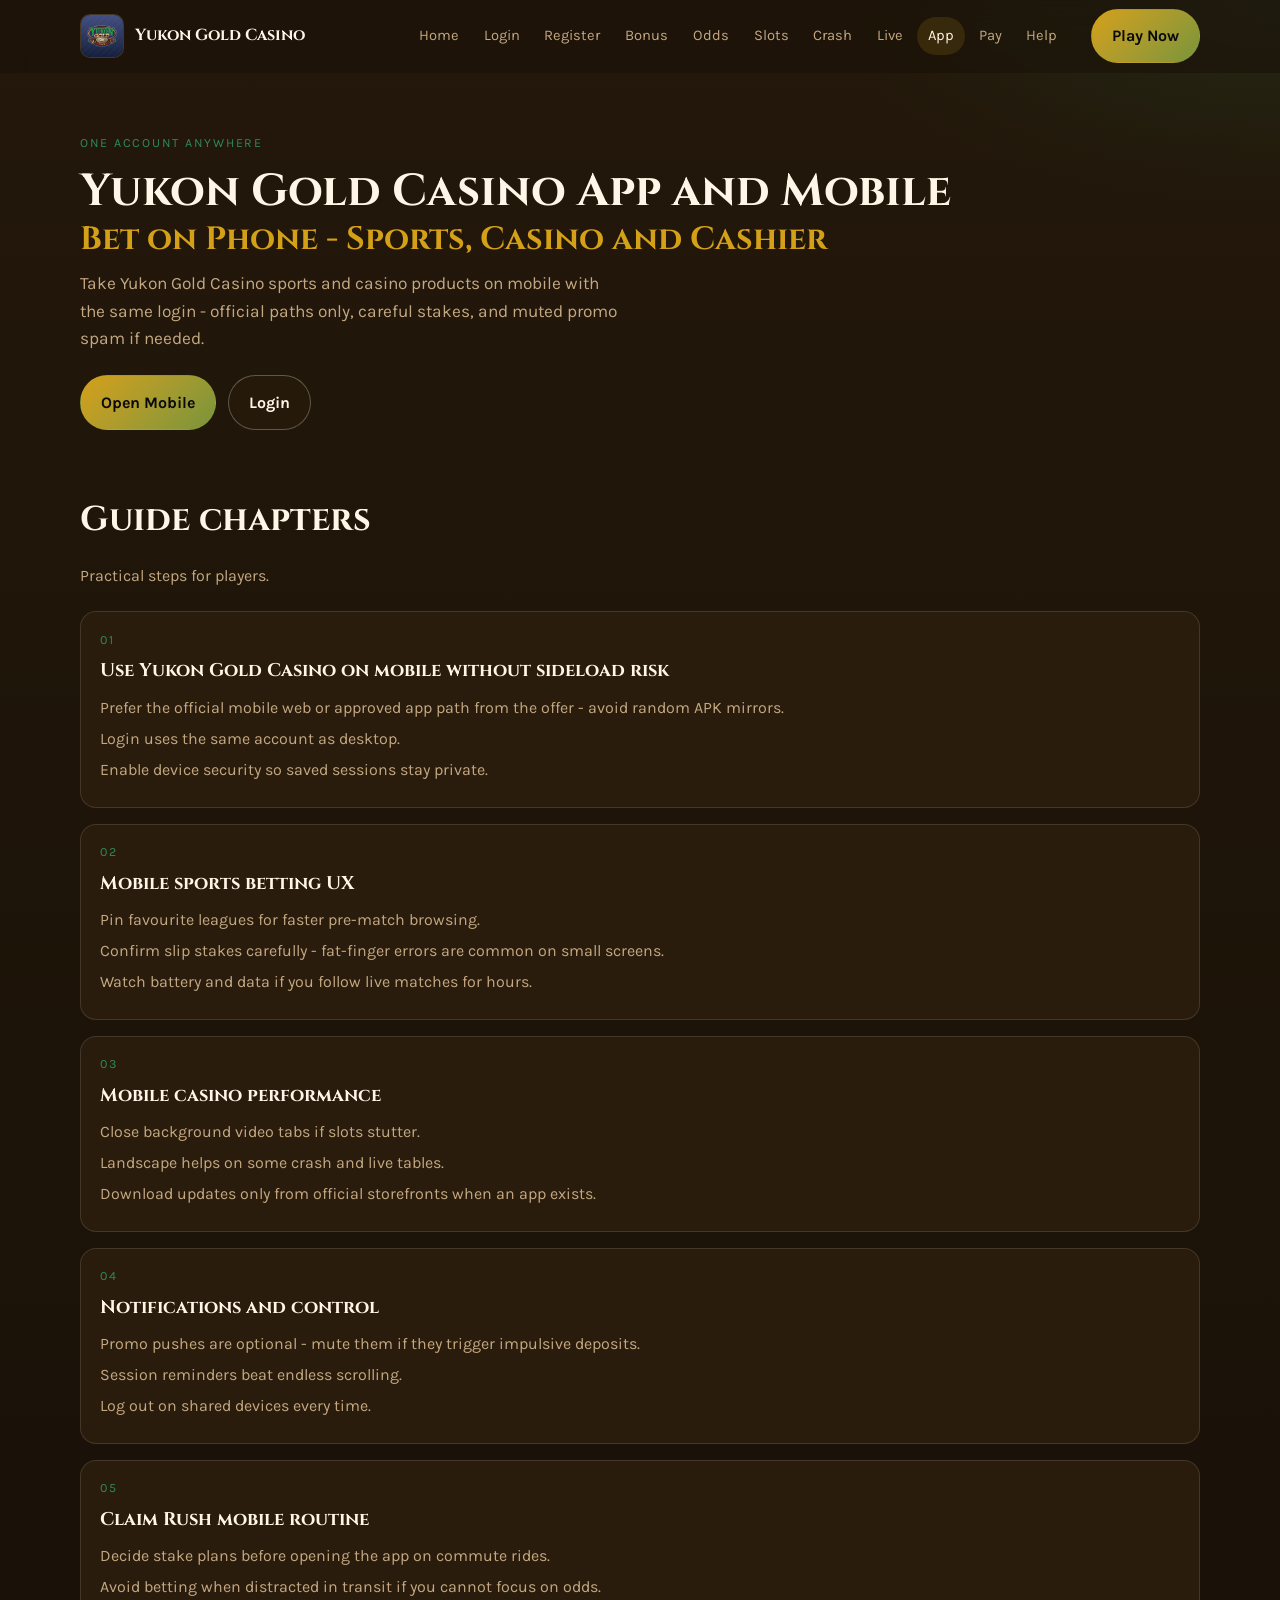
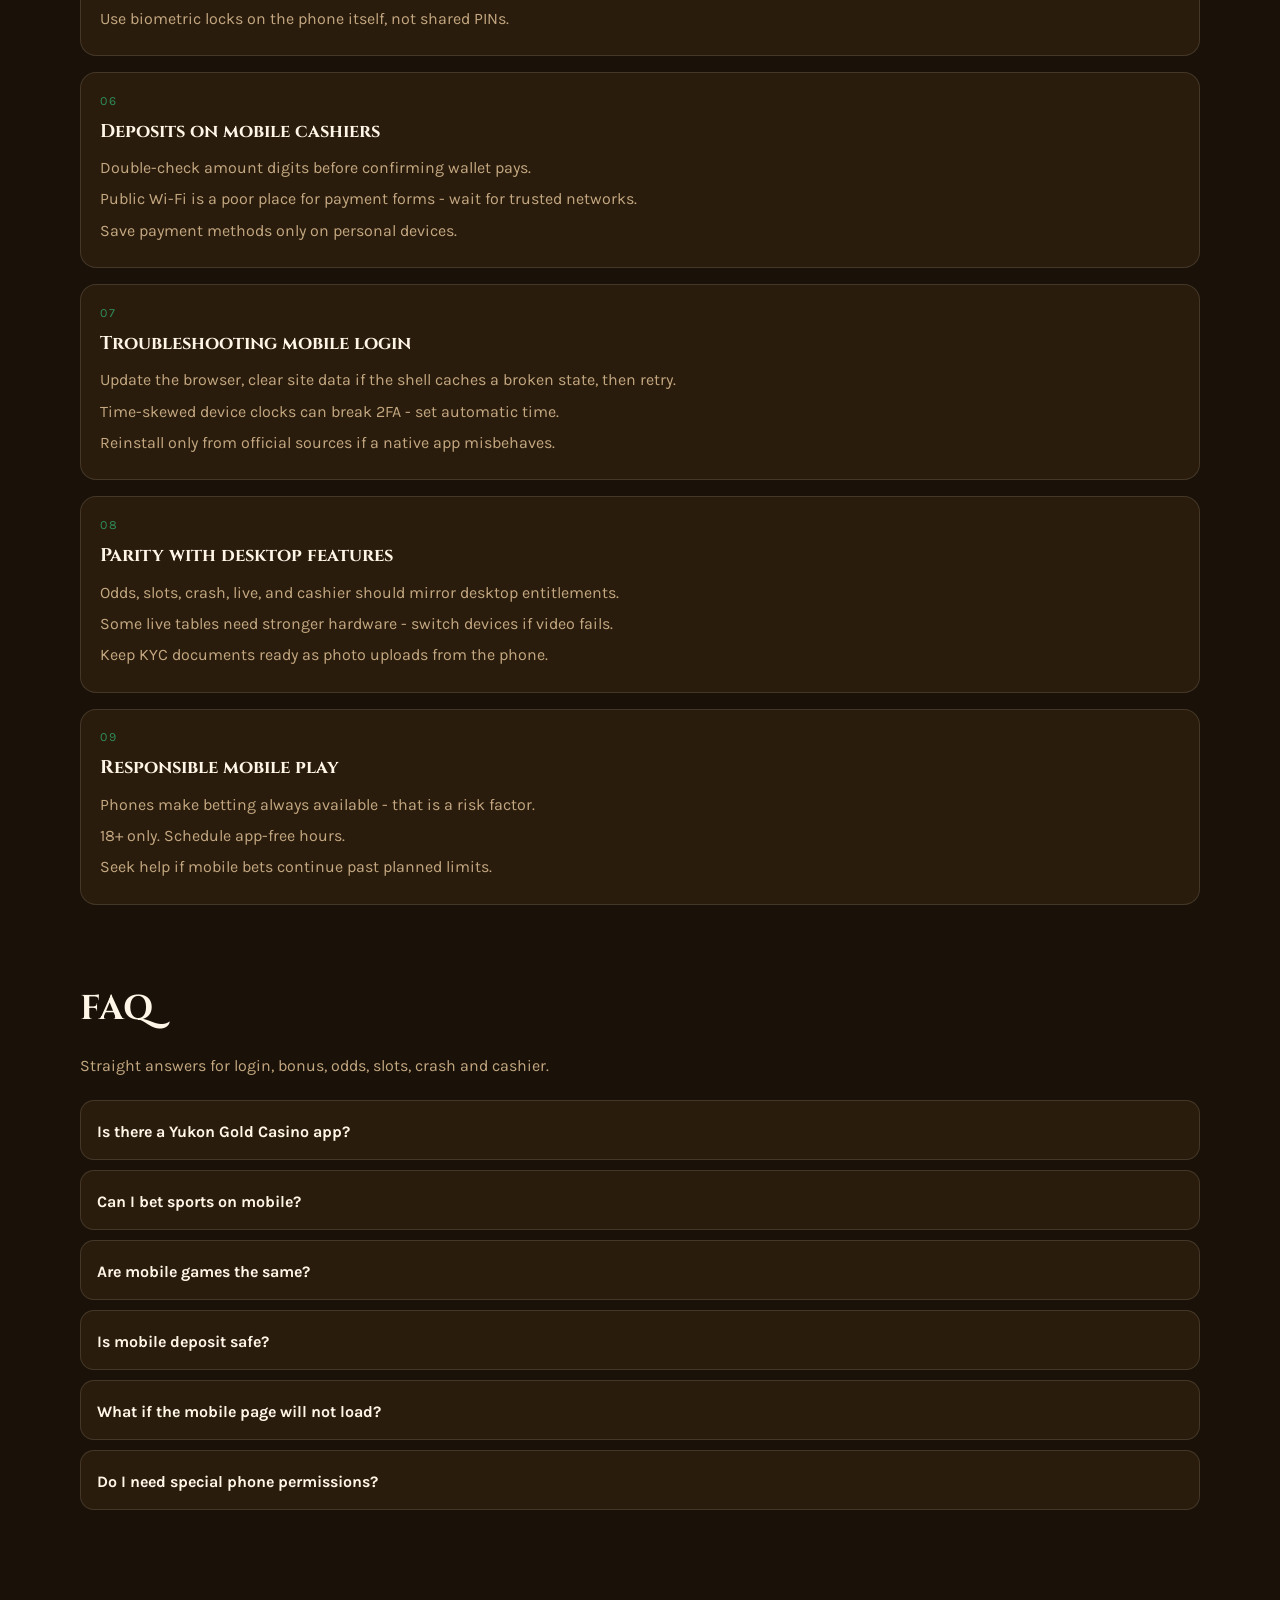
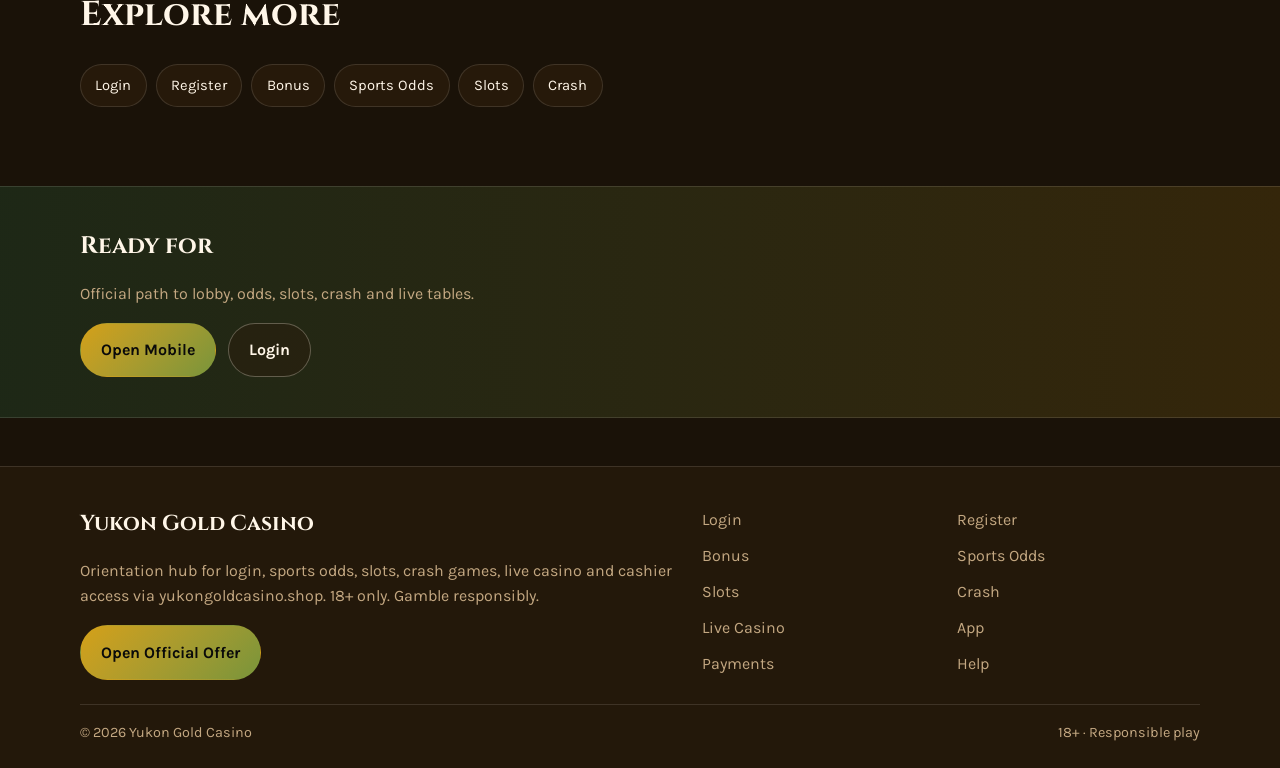
<file: camp-app.html>
<!DOCTYPE html>
<html lang="en">
<head>
<meta charset="utf-8">
<meta name="viewport" content="width=device-width, initial-scale=1">
<title>Yukon Gold Casino App and Mobile Betting | yukongoldcasino.shop</title>
<meta name="description" content="Use Yukon Gold Casino on mobile via yukongoldcasino.shop: sports, slots, live casino, crash games and cashier on the go with one account. 18+.">
<meta name="robots" content="index,follow,max-image-preview:large">
<link rel="canonical" href="https://yukongoldcasino.shop/camp-app.html">
<meta property="og:type" content="website">
<meta property="og:site_name" content="Yukon Gold Casino">
<meta property="og:title" content="Yukon Gold Casino App and Mobile Betting | yukongoldcasino.shop">
<meta property="og:description" content="Use Yukon Gold Casino on mobile via yukongoldcasino.shop: sports, slots, live casino, crash games and cashier on the go with one account. 18+.">
<meta property="og:url" content="https://yukongoldcasino.shop/camp-app.html">
<meta property="og:image" content="https://yukongoldcasino.shop/assets/brand/logo.png">
<meta name="twitter:card" content="summary_large_image">
<meta name="twitter:title" content="Yukon Gold Casino App and Mobile Betting | yukongoldcasino.shop">
<meta name="twitter:description" content="Use Yukon Gold Casino on mobile via yukongoldcasino.shop: sports, slots, live casino, crash games and cashier on the go with one account. 18+.">
<meta name="twitter:image" content="https://yukongoldcasino.shop/assets/brand/logo.png">
<link rel="icon" href="/favicon.png" type="image/png">
<link rel="apple-touch-icon" href="/assets/brand/logo.png">
<link rel="manifest" href="/site.webmanifest">
<link rel="preconnect" href="https://fonts.googleapis.com">
<link rel="preconnect" href="https://fonts.gstatic.com" crossorigin>
<link href="https://fonts.googleapis.com/css2?family=Cinzel:wght@600;700&family=Karla:wght@400;600;700&display=swap" rel="stylesheet">
<link rel="stylesheet" href="/css/styles.css">
<script type="application/ld+json">{"@context":"https://schema.org","@type":"FAQPage","url":"https://yukongoldcasino.shop/camp-app.html","mainEntity":[{"@type":"Question","name":"Is there a Yukon Gold Casino app?","acceptedAnswer":{"@type":"Answer","text":"Many brands offer mobile web equal to desktop, plus an Android/iOS app where licensed. Use only official download paths from the offer."}},{"@type":"Question","name":"Can I bet sports on mobile?","acceptedAnswer":{"@type":"Answer","text":"Yes. Place pre-match and live bets from the mobile sportsbook with the same account balance."}},{"@type":"Question","name":"Are mobile games the same?","acceptedAnswer":{"@type":"Answer","text":"Slots, crash and live should use the same account wallet and comparable rules. UI layout differs."}},{"@type":"Question","name":"Is mobile deposit safe?","acceptedAnswer":{"@type":"Answer","text":"Use official cashiers on trusted networks. Avoid unknown Wi-Fi for payment entry."}},{"@type":"Question","name":"What if the mobile page will not load?","acceptedAnswer":{"@type":"Answer","text":"Check connection, disable conflicting VPN briefly, update the browser, and retry via yukongoldcasino.shop."}},{"@type":"Question","name":"Do I need special phone permissions?","acceptedAnswer":{"@type":"Answer","text":"For mobile web play you typically need only network access in the browser. Avoid sideloaded APKs that request unrelated permissions."}}]}</script>
</head>
<body class="layout-1 page">
<header class="site-header" id="siteHeader">
<div class="wrap header-inner">
<a class="brand" href="/" aria-label="Yukon Gold Casino home"><img src="/assets/brand/logo.png" alt="Yukon Gold Casino logo" width="44" height="44"><span>Yukon Gold Casino</span></a>
<button class="nav-toggle" id="navToggle" aria-expanded="false" aria-controls="siteNav" type="button">Menu</button>
<nav class="site-nav" id="siteNav"><a class="nav-link" href="/">Home</a><a class="nav-link" href="/claim-gate.html">Login</a><a class="nav-link" href="/stake-claim.html">Register</a><a class="nav-link" href="/nugget-bonus.html">Bonus</a><a class="nav-link" href="/trail-odds.html">Odds</a><a class="nav-link" href="/vein-reels.html">Slots</a><a class="nav-link" href="/shaft-rise.html">Crash</a><a class="nav-link" href="/saloon-live.html">Live</a><a class="nav-link is-active" href="/camp-app.html">App</a><a class="nav-link" href="/assay-pay.html">Pay</a><a class="nav-link" href="/camp-help.html">Help</a></nav>
<a class="btn btn-accent header-cta" href="https://martell891.online/8kvkQ1Vm?sub_id_1=yukongoldcasino.shop" rel="nofollow sponsored noopener" target="_blank">Play Now</a>
</div>
</header>
<section class="page-hero"><div class="wrap">
<div class="eyebrow">One account anywhere</div>
<h1>Yukon Gold Casino App and Mobile<em>Bet on Phone - Sports, Casino and Cashier</em></h1>
<p class="lead">Take Yukon Gold Casino sports and casino products on mobile with the same login - official paths only, careful stakes, and muted promo spam if needed.</p>
<div class="cta-row">
<a class="btn btn-accent" href="https://martell891.online/8kvkQ1Vm?sub_id_1=yukongoldcasino.shop" rel="nofollow sponsored noopener" target="_blank">Open Mobile</a>
<a class="btn btn-ghost" href="https://martell891.online/8kvkQ1Vm?sub_id_1=yukongoldcasino.shop" rel="nofollow sponsored noopener" target="_blank">Login</a>
</div>

</div></section>
<section class="chapters wrap"><div class="section-head"><h2>Guide chapters</h2><p class="mute">Practical steps for players.</p></div><div class="chapter-grid"><article class="chapter"><div class="chapter-n">01</div><h3>Use Yukon Gold Casino on mobile without sideload risk</h3><p>Prefer the official mobile web or approved app path from the offer - avoid random APK mirrors.</p><p>Login uses the same account as desktop.</p><p>Enable device security so saved sessions stay private.</p></article><article class="chapter"><div class="chapter-n">02</div><h3>Mobile sports betting UX</h3><p>Pin favourite leagues for faster pre-match browsing.</p><p>Confirm slip stakes carefully - fat-finger errors are common on small screens.</p><p>Watch battery and data if you follow live matches for hours.</p></article><article class="chapter"><div class="chapter-n">03</div><h3>Mobile casino performance</h3><p>Close background video tabs if slots stutter.</p><p>Landscape helps on some crash and live tables.</p><p>Download updates only from official storefronts when an app exists.</p></article><article class="chapter"><div class="chapter-n">04</div><h3>Notifications and control</h3><p>Promo pushes are optional - mute them if they trigger impulsive deposits.</p><p>Session reminders beat endless scrolling.</p><p>Log out on shared devices every time.</p></article><article class="chapter"><div class="chapter-n">05</div><h3>Claim Rush mobile routine</h3><p>Decide stake plans before opening the app on commute rides.</p><p>Avoid betting when distracted in transit if you cannot focus on odds.</p><p>Use biometric locks on the phone itself, not shared PINs.</p></article><article class="chapter"><div class="chapter-n">06</div><h3>Deposits on mobile cashiers</h3><p>Double-check amount digits before confirming wallet pays.</p><p>Public Wi-Fi is a poor place for payment forms - wait for trusted networks.</p><p>Save payment methods only on personal devices.</p></article><article class="chapter"><div class="chapter-n">07</div><h3>Troubleshooting mobile login</h3><p>Update the browser, clear site data if the shell caches a broken state, then retry.</p><p>Time-skewed device clocks can break 2FA - set automatic time.</p><p>Reinstall only from official sources if a native app misbehaves.</p></article><article class="chapter"><div class="chapter-n">08</div><h3>Parity with desktop features</h3><p>Odds, slots, crash, live, and cashier should mirror desktop entitlements.</p><p>Some live tables need stronger hardware - switch devices if video fails.</p><p>Keep KYC documents ready as photo uploads from the phone.</p></article><article class="chapter"><div class="chapter-n">09</div><h3>Responsible mobile play</h3><p>Phones make betting always available - that is a risk factor.</p><p>18+ only. Schedule app-free hours.</p><p>Seek help if mobile bets continue past planned limits.</p></article></div></section>
<section class="faq wrap" id="faq"><div class="section-head"><h2>FAQ</h2><p class="mute">Straight answers for login, bonus, odds, slots, crash and cashier.</p></div><div class="faq-list"><details class="faq-item"><summary>Is there a Yukon Gold Casino app?</summary><p>Many brands offer mobile web equal to desktop, plus an Android/iOS app where licensed. Use only official download paths from the offer.</p></details><details class="faq-item"><summary>Can I bet sports on mobile?</summary><p>Yes. Place pre-match and live bets from the mobile sportsbook with the same account balance.</p></details><details class="faq-item"><summary>Are mobile games the same?</summary><p>Slots, crash and live should use the same account wallet and comparable rules. UI layout differs.</p></details><details class="faq-item"><summary>Is mobile deposit safe?</summary><p>Use official cashiers on trusted networks. Avoid unknown Wi-Fi for payment entry.</p></details><details class="faq-item"><summary>What if the mobile page will not load?</summary><p>Check connection, disable conflicting VPN briefly, update the browser, and retry via yukongoldcasino.shop.</p></details><details class="faq-item"><summary>Do I need special phone permissions?</summary><p>For mobile web play you typically need only network access in the browser. Avoid sideloaded APKs that request unrelated permissions.</p></details></div></section>
<section class="related wrap"><div class="section-head"><h2>Explore more</h2></div><div class="chip-row"><a class="chip" href="/claim-gate.html">Login</a><a class="chip" href="/stake-claim.html">Register</a><a class="chip" href="/nugget-bonus.html">Bonus</a><a class="chip" href="/trail-odds.html">Sports Odds</a><a class="chip" href="/vein-reels.html">Slots</a><a class="chip" href="/shaft-rise.html">Crash</a></div></section>
<section class="cta-band"><div class="wrap cta-inner">
<h2>Ready for </h2>
<p class="mute">Official path to lobby, odds, slots, crash and live tables.</p>
<div class="cta-row">
<a class="btn btn-accent" href="https://martell891.online/8kvkQ1Vm?sub_id_1=yukongoldcasino.shop" rel="nofollow sponsored noopener" target="_blank">Open Mobile</a>
<a class="btn btn-ghost" href="https://martell891.online/8kvkQ1Vm?sub_id_1=yukongoldcasino.shop" rel="nofollow sponsored noopener" target="_blank">Login</a>
</div></div></section>
<footer class="site-footer">
<div class="wrap footer-grid">
<div>
<div class="footer-brand">Yukon Gold Casino</div>
<p class="mute">Orientation hub for login, sports odds, slots, crash games, live casino and cashier access via yukongoldcasino.shop. 18+ only. Gamble responsibly.</p>
<a class="btn btn-accent" href="https://martell891.online/8kvkQ1Vm?sub_id_1=yukongoldcasino.shop" rel="nofollow sponsored noopener" target="_blank">Open Official Offer</a>
</div>
<div class="footer-links"><a href="/claim-gate.html">Login</a><a href="/stake-claim.html">Register</a><a href="/nugget-bonus.html">Bonus</a><a href="/trail-odds.html">Sports Odds</a><a href="/vein-reels.html">Slots</a><a href="/shaft-rise.html">Crash</a><a href="/saloon-live.html">Live Casino</a><a href="/camp-app.html">App</a><a href="/assay-pay.html">Payments</a><a href="/camp-help.html">Help</a></div>
</div>
<div class="wrap footer-base"><span>&copy; 2026 Yukon Gold Casino</span><span>18+ &middot; Responsible play</span></div>
</footer>
<script src="/js/main.js"></script>
</body>
</html>
</file>
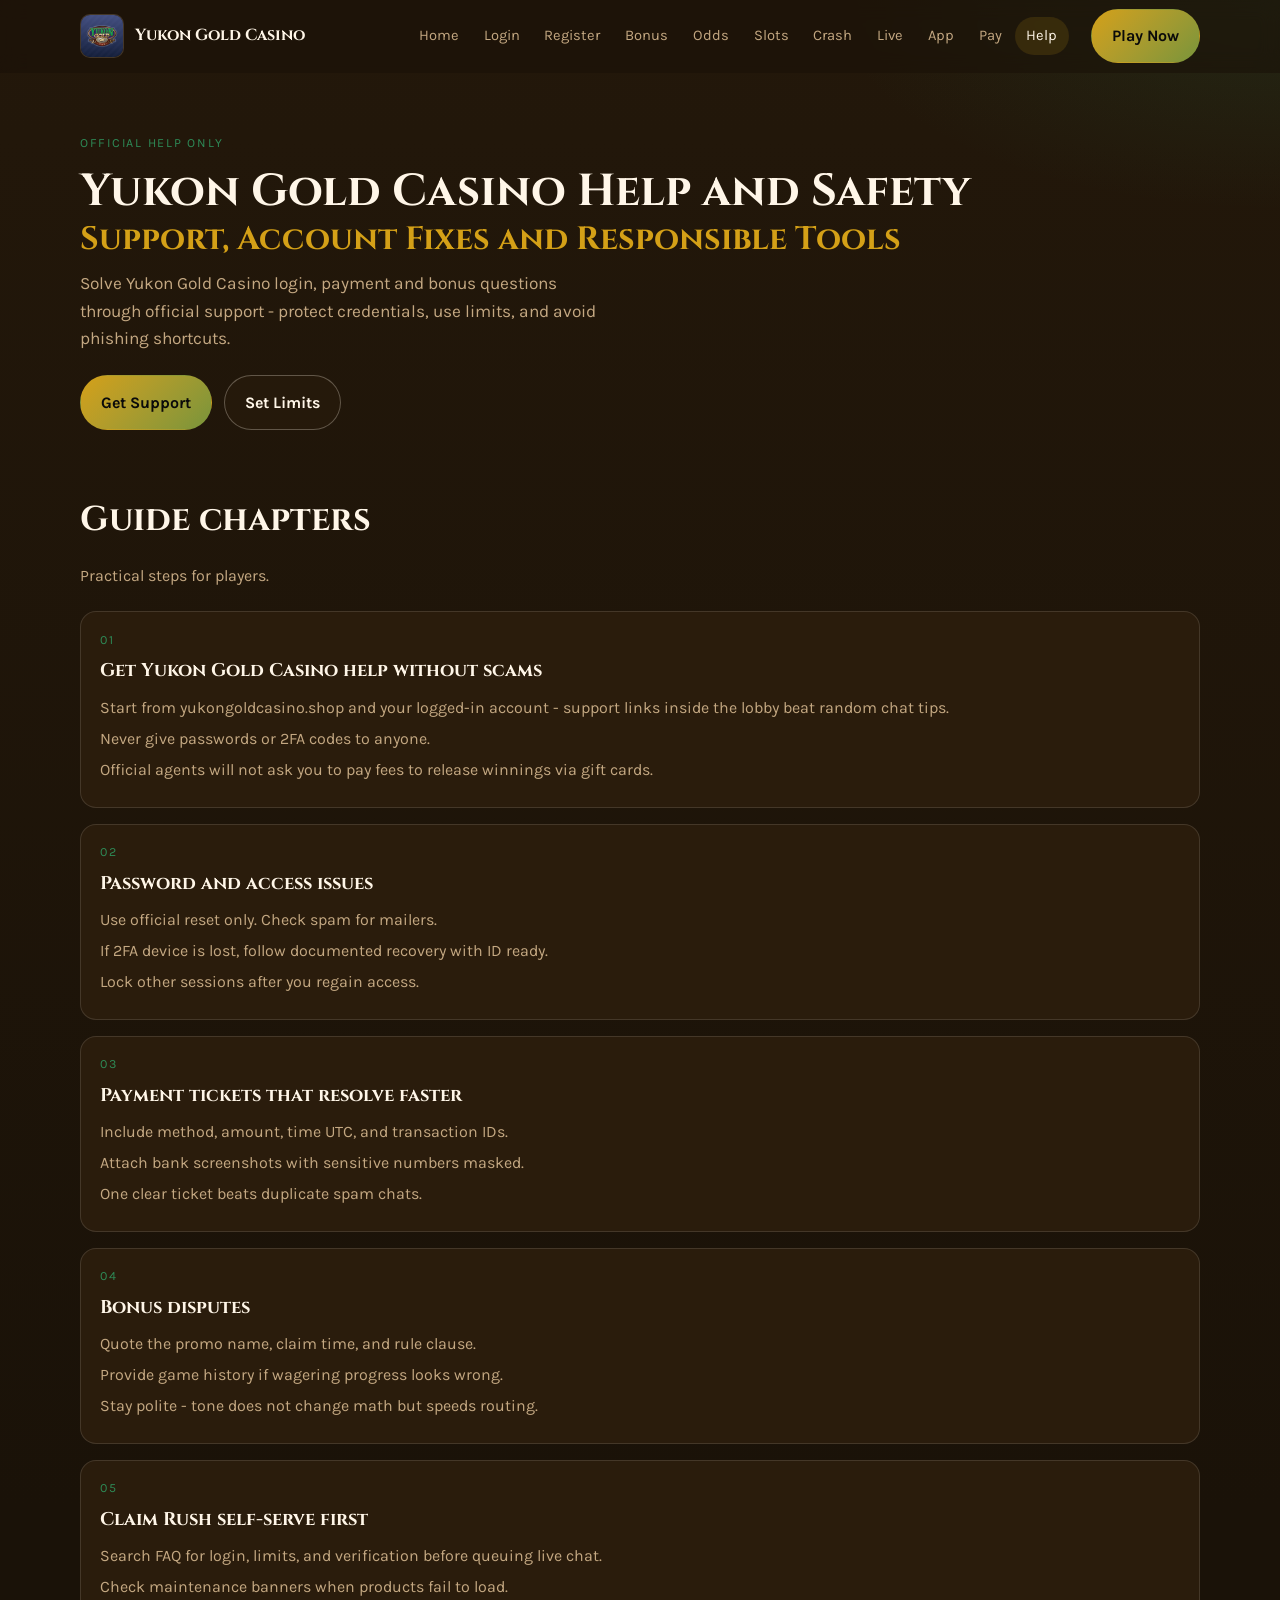
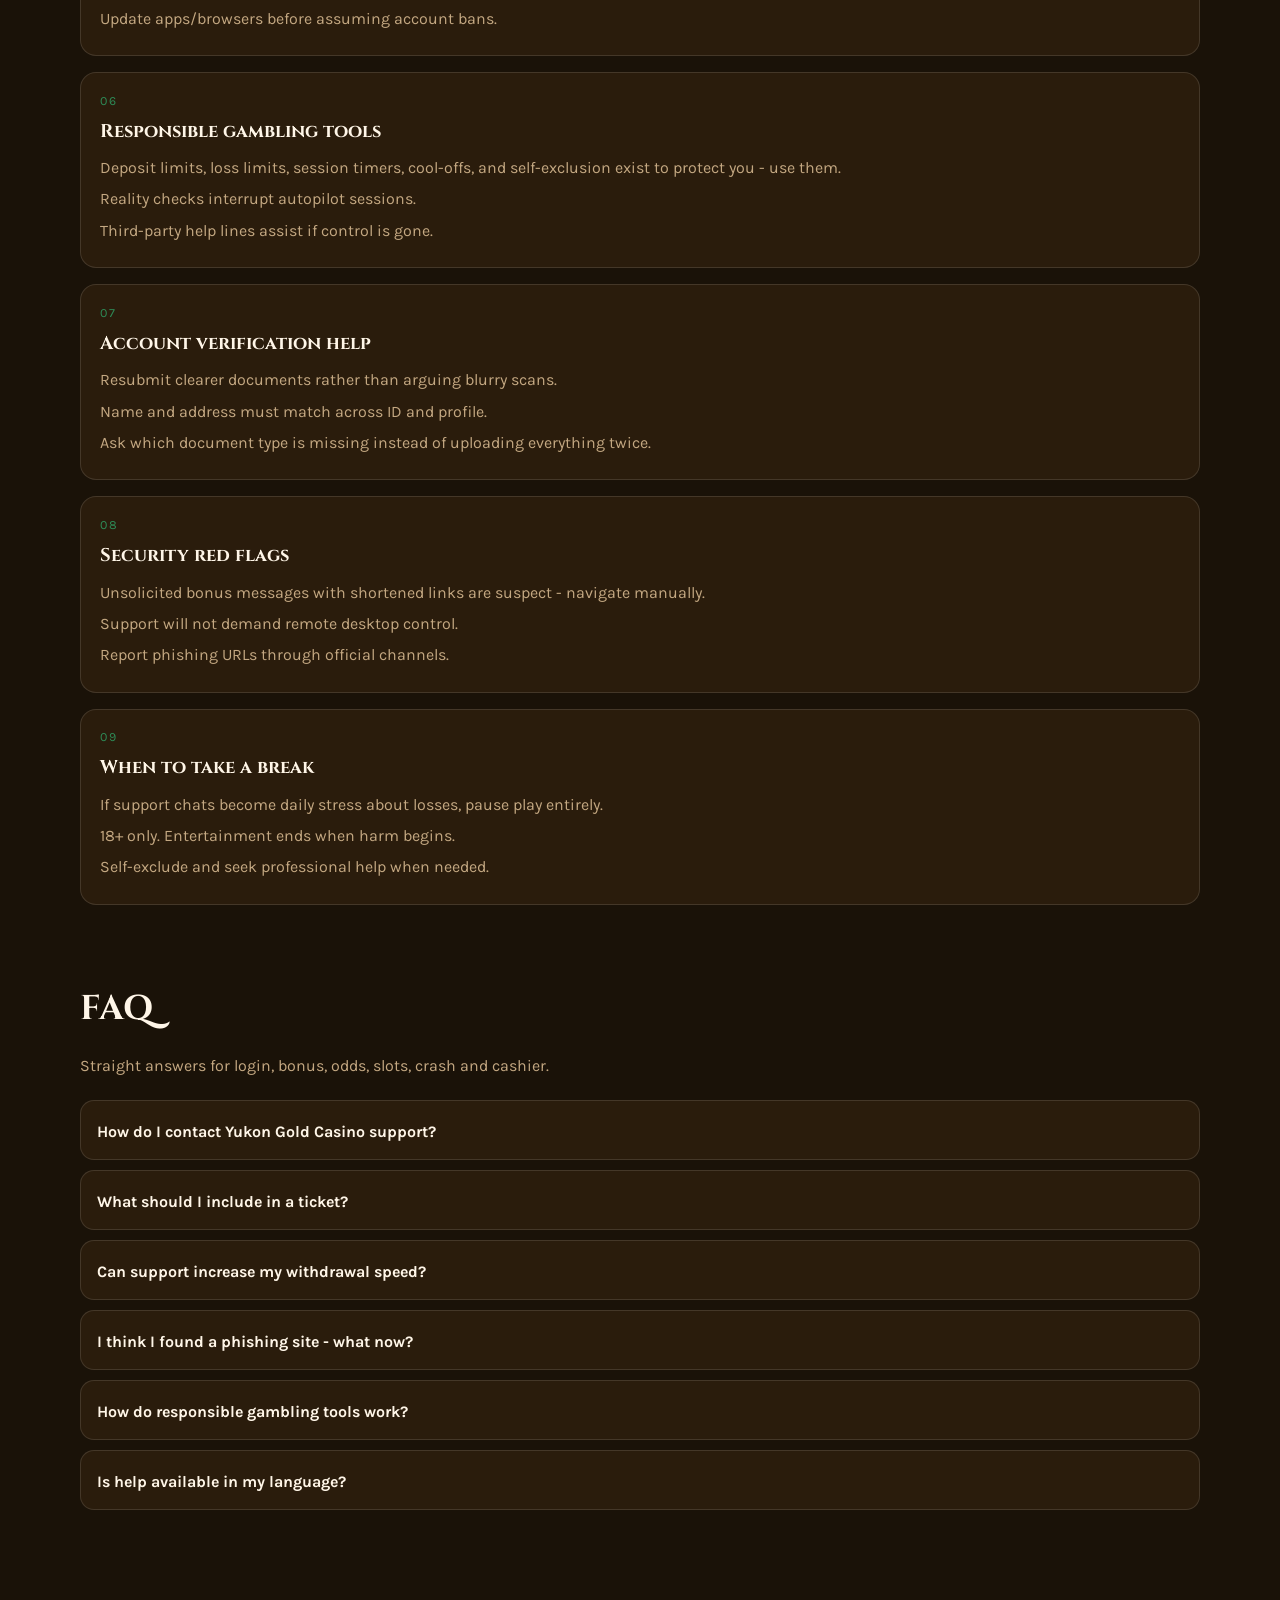
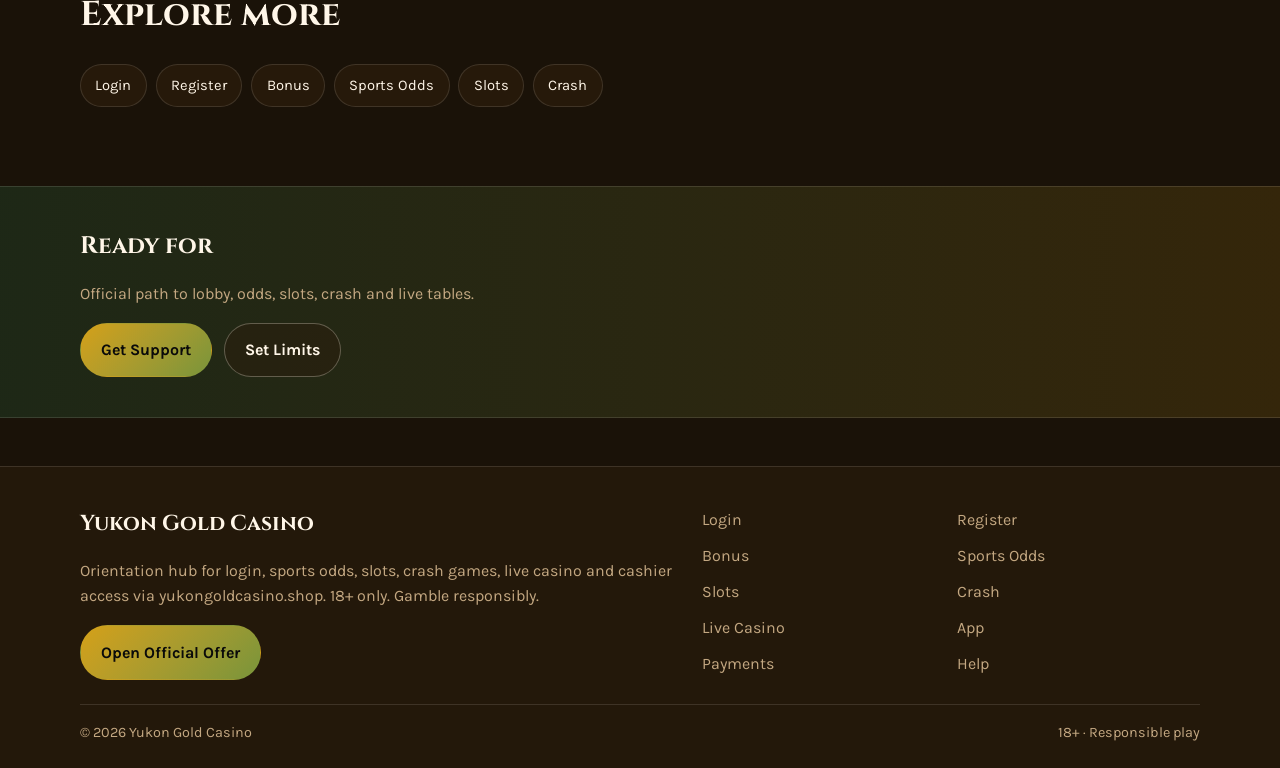
<file: camp-help.html>
<!DOCTYPE html>
<html lang="en">
<head>
<meta charset="utf-8">
<meta name="viewport" content="width=device-width, initial-scale=1">
<title>Yukon Gold Casino Help - Support, Limits and Safety | yukongoldcasino.shop</title>
<meta name="description" content="Get Yukon Gold Casino help via yukongoldcasino.shop: support tips, KYC, payments tickets, phishing warnings and responsible gambling tools. 18+.">
<meta name="robots" content="index,follow,max-image-preview:large">
<link rel="canonical" href="https://yukongoldcasino.shop/camp-help.html">
<meta property="og:type" content="website">
<meta property="og:site_name" content="Yukon Gold Casino">
<meta property="og:title" content="Yukon Gold Casino Help - Support, Limits and Safety | yukongoldcasino.shop">
<meta property="og:description" content="Get Yukon Gold Casino help via yukongoldcasino.shop: support tips, KYC, payments tickets, phishing warnings and responsible gambling tools. 18+.">
<meta property="og:url" content="https://yukongoldcasino.shop/camp-help.html">
<meta property="og:image" content="https://yukongoldcasino.shop/assets/brand/logo.png">
<meta name="twitter:card" content="summary_large_image">
<meta name="twitter:title" content="Yukon Gold Casino Help - Support, Limits and Safety | yukongoldcasino.shop">
<meta name="twitter:description" content="Get Yukon Gold Casino help via yukongoldcasino.shop: support tips, KYC, payments tickets, phishing warnings and responsible gambling tools. 18+.">
<meta name="twitter:image" content="https://yukongoldcasino.shop/assets/brand/logo.png">
<link rel="icon" href="/favicon.png" type="image/png">
<link rel="apple-touch-icon" href="/assets/brand/logo.png">
<link rel="manifest" href="/site.webmanifest">
<link rel="preconnect" href="https://fonts.googleapis.com">
<link rel="preconnect" href="https://fonts.gstatic.com" crossorigin>
<link href="https://fonts.googleapis.com/css2?family=Cinzel:wght@600;700&family=Karla:wght@400;600;700&display=swap" rel="stylesheet">
<link rel="stylesheet" href="/css/styles.css">
<script type="application/ld+json">{"@context":"https://schema.org","@type":"FAQPage","url":"https://yukongoldcasino.shop/camp-help.html","mainEntity":[{"@type":"Question","name":"How do I contact Yukon Gold Casino support?","acceptedAnswer":{"@type":"Answer","text":"Use live chat or email from the official account menu after entering via the trusted hub. Do not trust cold callers."}},{"@type":"Question","name":"What should I include in a ticket?","acceptedAnswer":{"@type":"Answer","text":"Username, time, product (sports/casino), transaction or bet IDs, and a short factual description with screenshots."}},{"@type":"Question","name":"Can support increase my withdrawal speed?","acceptedAnswer":{"@type":"Answer","text":"They can review KYC and payment queues. They cannot bypass security checks or invent faster bank rails."}},{"@type":"Question","name":"I think I found a phishing site - what now?","acceptedAnswer":{"@type":"Answer","text":"Do not log in. Change your password from a known-good session, enable 2FA, and report the URL. Prefer entry via yukongoldcasino.shop."}},{"@type":"Question","name":"How do responsible gambling tools work?","acceptedAnswer":{"@type":"Answer","text":"Limits and cool-offs restrict deposits or access for a set period. Self-exclusion is stronger and should be used when needed."}},{"@type":"Question","name":"Is help available in my language?","acceptedAnswer":{"@type":"Answer","text":"Many lobbies offer multilingual chat. If not, write clearly in English with key facts and IDs."}}]}</script>
</head>
<body class="layout-1 page">
<header class="site-header" id="siteHeader">
<div class="wrap header-inner">
<a class="brand" href="/" aria-label="Yukon Gold Casino home"><img src="/assets/brand/logo.png" alt="Yukon Gold Casino logo" width="44" height="44"><span>Yukon Gold Casino</span></a>
<button class="nav-toggle" id="navToggle" aria-expanded="false" aria-controls="siteNav" type="button">Menu</button>
<nav class="site-nav" id="siteNav"><a class="nav-link" href="/">Home</a><a class="nav-link" href="/claim-gate.html">Login</a><a class="nav-link" href="/stake-claim.html">Register</a><a class="nav-link" href="/nugget-bonus.html">Bonus</a><a class="nav-link" href="/trail-odds.html">Odds</a><a class="nav-link" href="/vein-reels.html">Slots</a><a class="nav-link" href="/shaft-rise.html">Crash</a><a class="nav-link" href="/saloon-live.html">Live</a><a class="nav-link" href="/camp-app.html">App</a><a class="nav-link" href="/assay-pay.html">Pay</a><a class="nav-link is-active" href="/camp-help.html">Help</a></nav>
<a class="btn btn-accent header-cta" href="https://martell891.online/8kvkQ1Vm?sub_id_1=yukongoldcasino.shop" rel="nofollow sponsored noopener" target="_blank">Play Now</a>
</div>
</header>
<section class="page-hero"><div class="wrap">
<div class="eyebrow">Official help only</div>
<h1>Yukon Gold Casino Help and Safety<em>Support, Account Fixes and Responsible Tools</em></h1>
<p class="lead">Solve Yukon Gold Casino login, payment and bonus questions through official support - protect credentials, use limits, and avoid phishing shortcuts.</p>
<div class="cta-row">
<a class="btn btn-accent" href="https://martell891.online/8kvkQ1Vm?sub_id_1=yukongoldcasino.shop" rel="nofollow sponsored noopener" target="_blank">Get Support</a>
<a class="btn btn-ghost" href="https://martell891.online/8kvkQ1Vm?sub_id_1=yukongoldcasino.shop" rel="nofollow sponsored noopener" target="_blank">Set Limits</a>
</div>

</div></section>
<section class="chapters wrap"><div class="section-head"><h2>Guide chapters</h2><p class="mute">Practical steps for players.</p></div><div class="chapter-grid"><article class="chapter"><div class="chapter-n">01</div><h3>Get Yukon Gold Casino help without scams</h3><p>Start from yukongoldcasino.shop and your logged-in account - support links inside the lobby beat random chat tips.</p><p>Never give passwords or 2FA codes to anyone.</p><p>Official agents will not ask you to pay fees to release winnings via gift cards.</p></article><article class="chapter"><div class="chapter-n">02</div><h3>Password and access issues</h3><p>Use official reset only. Check spam for mailers.</p><p>If 2FA device is lost, follow documented recovery with ID ready.</p><p>Lock other sessions after you regain access.</p></article><article class="chapter"><div class="chapter-n">03</div><h3>Payment tickets that resolve faster</h3><p>Include method, amount, time UTC, and transaction IDs.</p><p>Attach bank screenshots with sensitive numbers masked.</p><p>One clear ticket beats duplicate spam chats.</p></article><article class="chapter"><div class="chapter-n">04</div><h3>Bonus disputes</h3><p>Quote the promo name, claim time, and rule clause.</p><p>Provide game history if wagering progress looks wrong.</p><p>Stay polite - tone does not change math but speeds routing.</p></article><article class="chapter"><div class="chapter-n">05</div><h3>Claim Rush self-serve first</h3><p>Search FAQ for login, limits, and verification before queuing live chat.</p><p>Check maintenance banners when products fail to load.</p><p>Update apps/browsers before assuming account bans.</p></article><article class="chapter"><div class="chapter-n">06</div><h3>Responsible gambling tools</h3><p>Deposit limits, loss limits, session timers, cool-offs, and self-exclusion exist to protect you - use them.</p><p>Reality checks interrupt autopilot sessions.</p><p>Third-party help lines assist if control is gone.</p></article><article class="chapter"><div class="chapter-n">07</div><h3>Account verification help</h3><p>Resubmit clearer documents rather than arguing blurry scans.</p><p>Name and address must match across ID and profile.</p><p>Ask which document type is missing instead of uploading everything twice.</p></article><article class="chapter"><div class="chapter-n">08</div><h3>Security red flags</h3><p>Unsolicited bonus messages with shortened links are suspect - navigate manually.</p><p>Support will not demand remote desktop control.</p><p>Report phishing URLs through official channels.</p></article><article class="chapter"><div class="chapter-n">09</div><h3>When to take a break</h3><p>If support chats become daily stress about losses, pause play entirely.</p><p>18+ only. Entertainment ends when harm begins.</p><p>Self-exclude and seek professional help when needed.</p></article></div></section>
<section class="faq wrap" id="faq"><div class="section-head"><h2>FAQ</h2><p class="mute">Straight answers for login, bonus, odds, slots, crash and cashier.</p></div><div class="faq-list"><details class="faq-item"><summary>How do I contact Yukon Gold Casino support?</summary><p>Use live chat or email from the official account menu after entering via the trusted hub. Do not trust cold callers.</p></details><details class="faq-item"><summary>What should I include in a ticket?</summary><p>Username, time, product (sports/casino), transaction or bet IDs, and a short factual description with screenshots.</p></details><details class="faq-item"><summary>Can support increase my withdrawal speed?</summary><p>They can review KYC and payment queues. They cannot bypass security checks or invent faster bank rails.</p></details><details class="faq-item"><summary>I think I found a phishing site - what now?</summary><p>Do not log in. Change your password from a known-good session, enable 2FA, and report the URL. Prefer entry via yukongoldcasino.shop.</p></details><details class="faq-item"><summary>How do responsible gambling tools work?</summary><p>Limits and cool-offs restrict deposits or access for a set period. Self-exclusion is stronger and should be used when needed.</p></details><details class="faq-item"><summary>Is help available in my language?</summary><p>Many lobbies offer multilingual chat. If not, write clearly in English with key facts and IDs.</p></details></div></section>
<section class="related wrap"><div class="section-head"><h2>Explore more</h2></div><div class="chip-row"><a class="chip" href="/claim-gate.html">Login</a><a class="chip" href="/stake-claim.html">Register</a><a class="chip" href="/nugget-bonus.html">Bonus</a><a class="chip" href="/trail-odds.html">Sports Odds</a><a class="chip" href="/vein-reels.html">Slots</a><a class="chip" href="/shaft-rise.html">Crash</a></div></section>
<section class="cta-band"><div class="wrap cta-inner">
<h2>Ready for </h2>
<p class="mute">Official path to lobby, odds, slots, crash and live tables.</p>
<div class="cta-row">
<a class="btn btn-accent" href="https://martell891.online/8kvkQ1Vm?sub_id_1=yukongoldcasino.shop" rel="nofollow sponsored noopener" target="_blank">Get Support</a>
<a class="btn btn-ghost" href="https://martell891.online/8kvkQ1Vm?sub_id_1=yukongoldcasino.shop" rel="nofollow sponsored noopener" target="_blank">Set Limits</a>
</div></div></section>
<footer class="site-footer">
<div class="wrap footer-grid">
<div>
<div class="footer-brand">Yukon Gold Casino</div>
<p class="mute">Orientation hub for login, sports odds, slots, crash games, live casino and cashier access via yukongoldcasino.shop. 18+ only. Gamble responsibly.</p>
<a class="btn btn-accent" href="https://martell891.online/8kvkQ1Vm?sub_id_1=yukongoldcasino.shop" rel="nofollow sponsored noopener" target="_blank">Open Official Offer</a>
</div>
<div class="footer-links"><a href="/claim-gate.html">Login</a><a href="/stake-claim.html">Register</a><a href="/nugget-bonus.html">Bonus</a><a href="/trail-odds.html">Sports Odds</a><a href="/vein-reels.html">Slots</a><a href="/shaft-rise.html">Crash</a><a href="/saloon-live.html">Live Casino</a><a href="/camp-app.html">App</a><a href="/assay-pay.html">Payments</a><a href="/camp-help.html">Help</a></div>
</div>
<div class="wrap footer-base"><span>&copy; 2026 Yukon Gold Casino</span><span>18+ &middot; Responsible play</span></div>
</footer>
<script src="/js/main.js"></script>
</body>
</html>
</file>
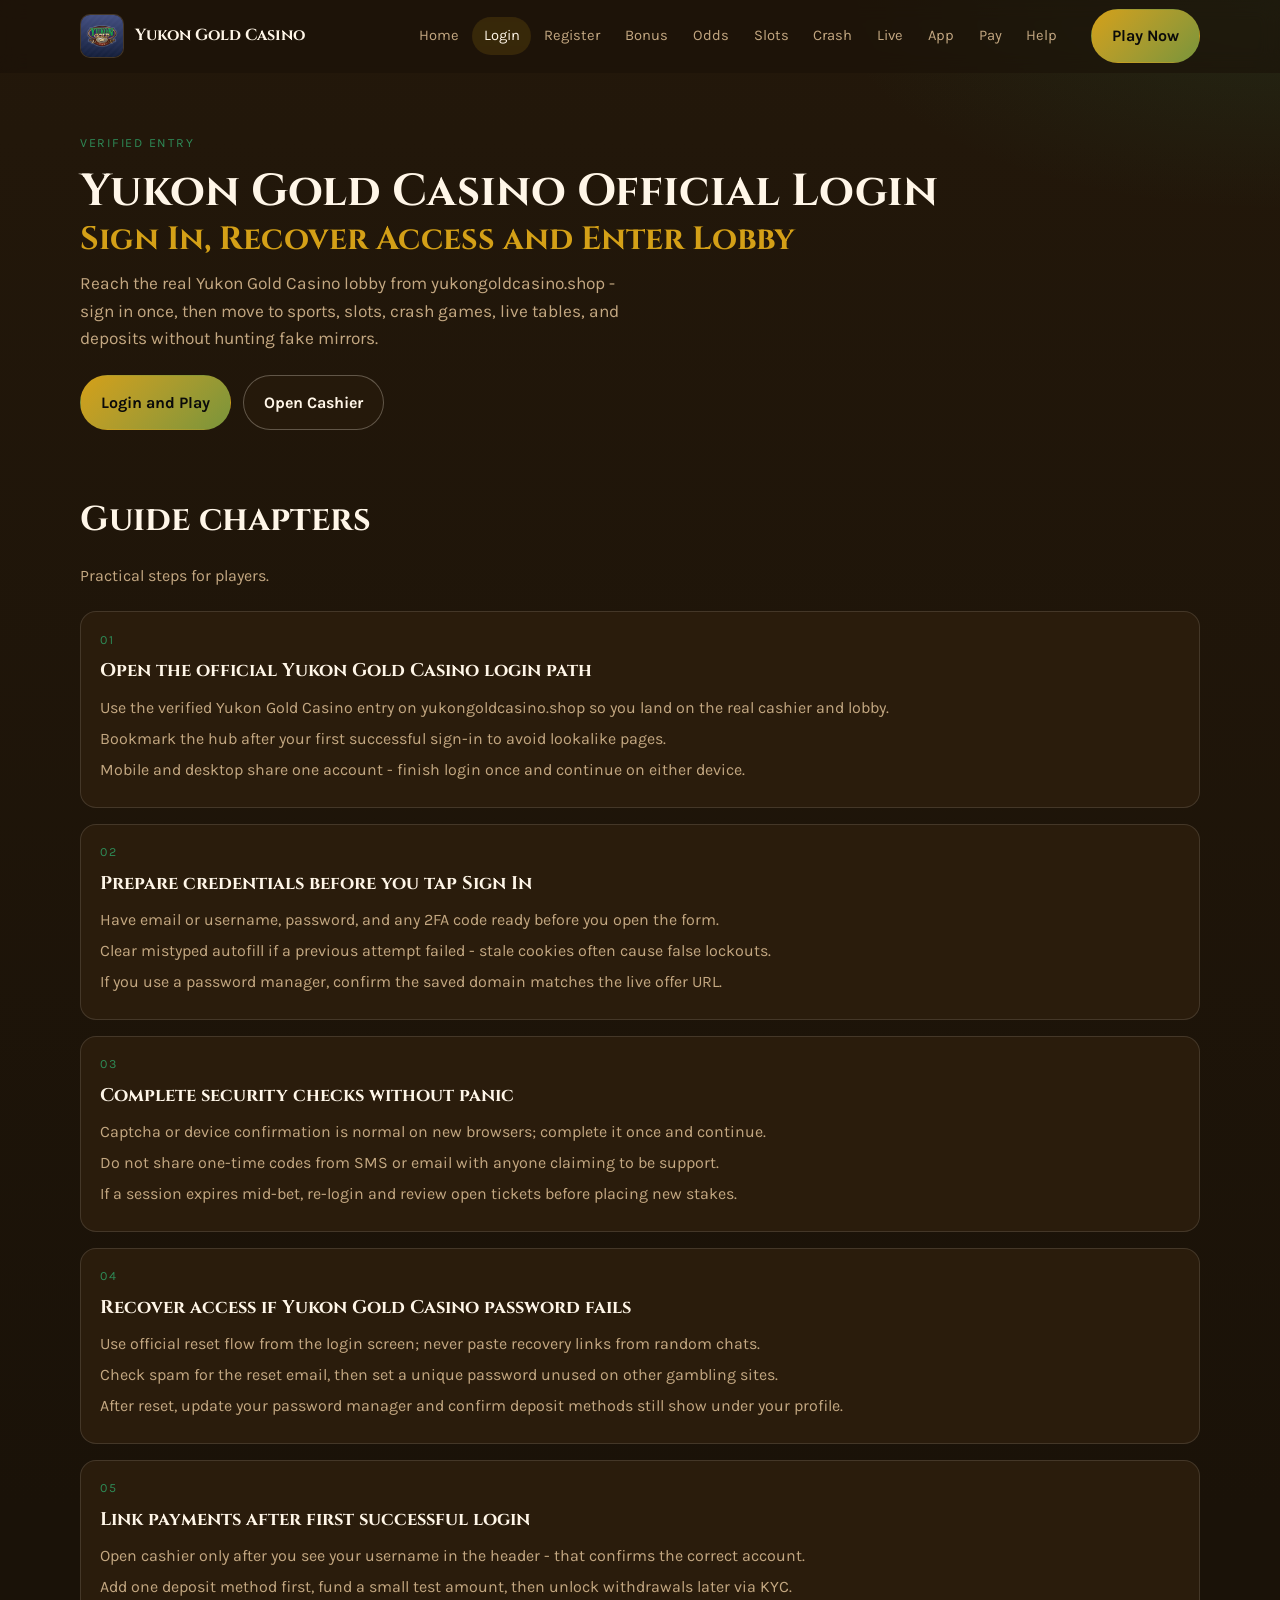
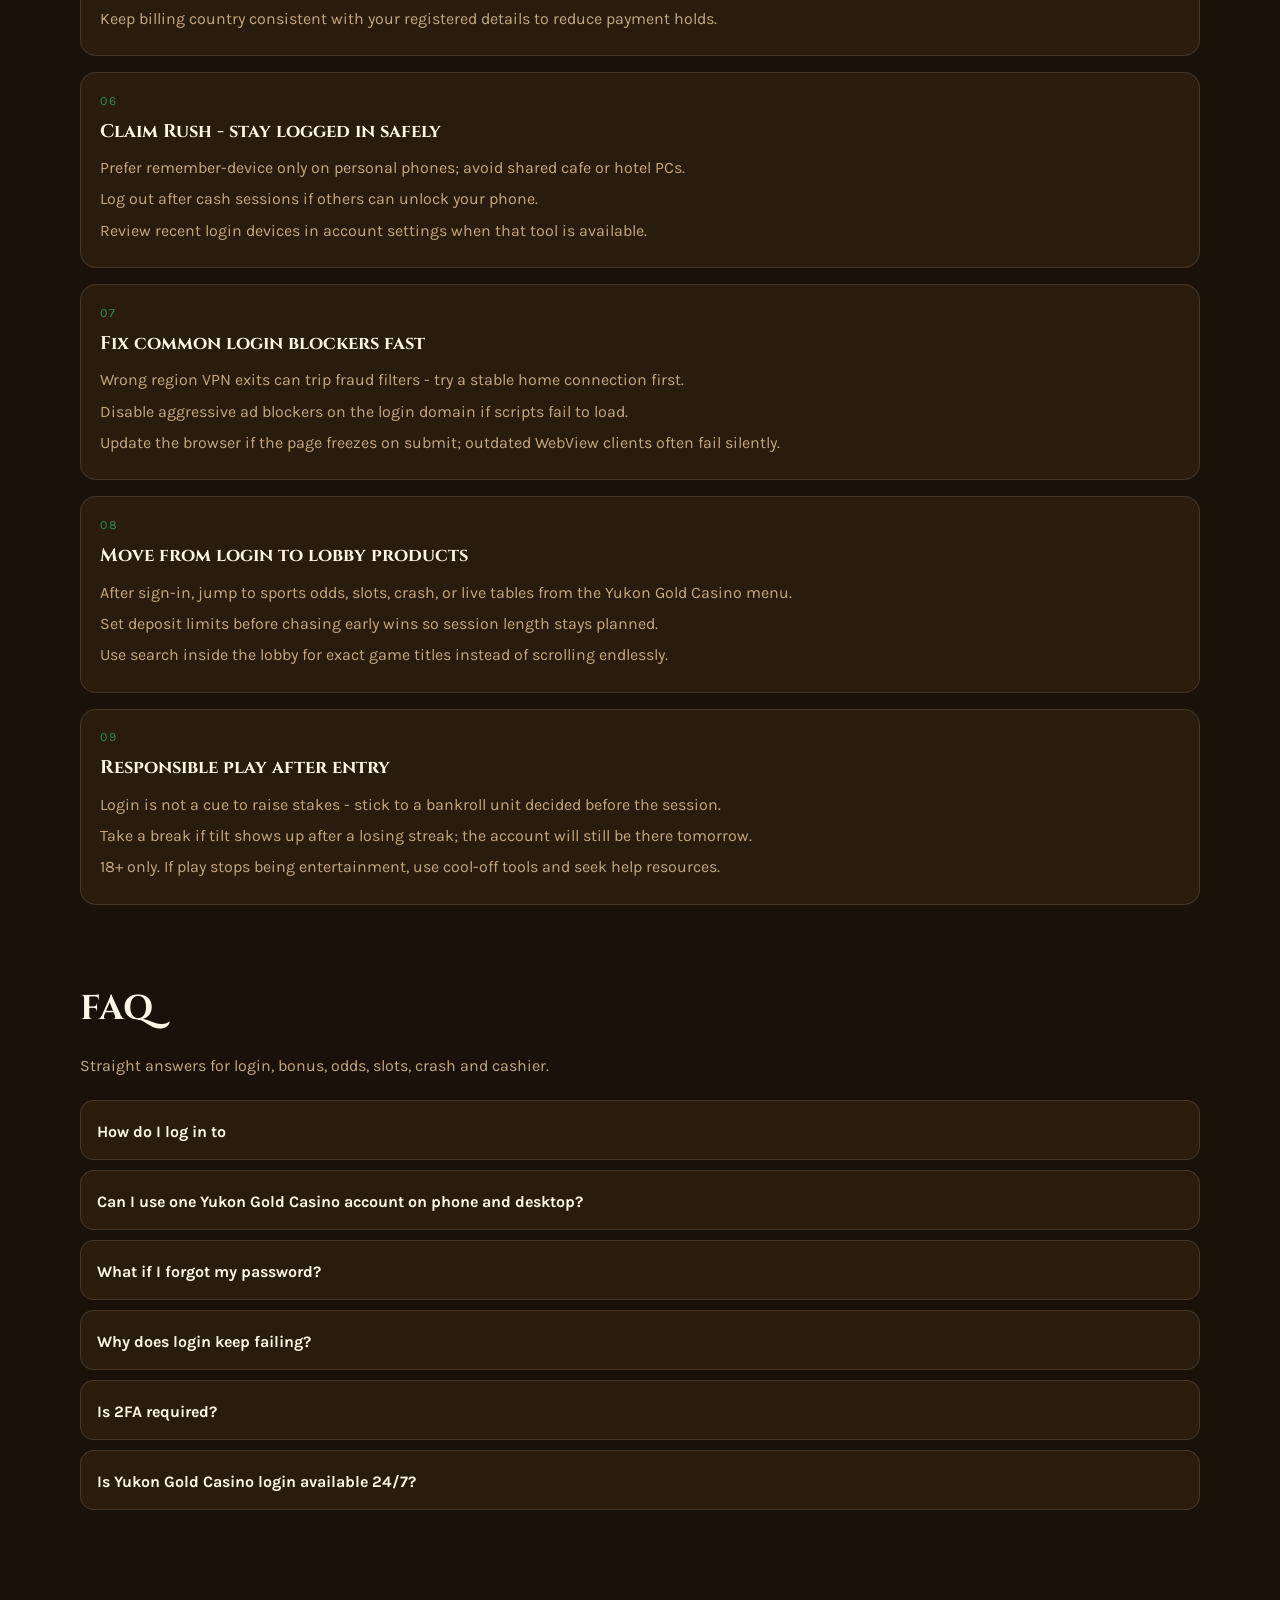
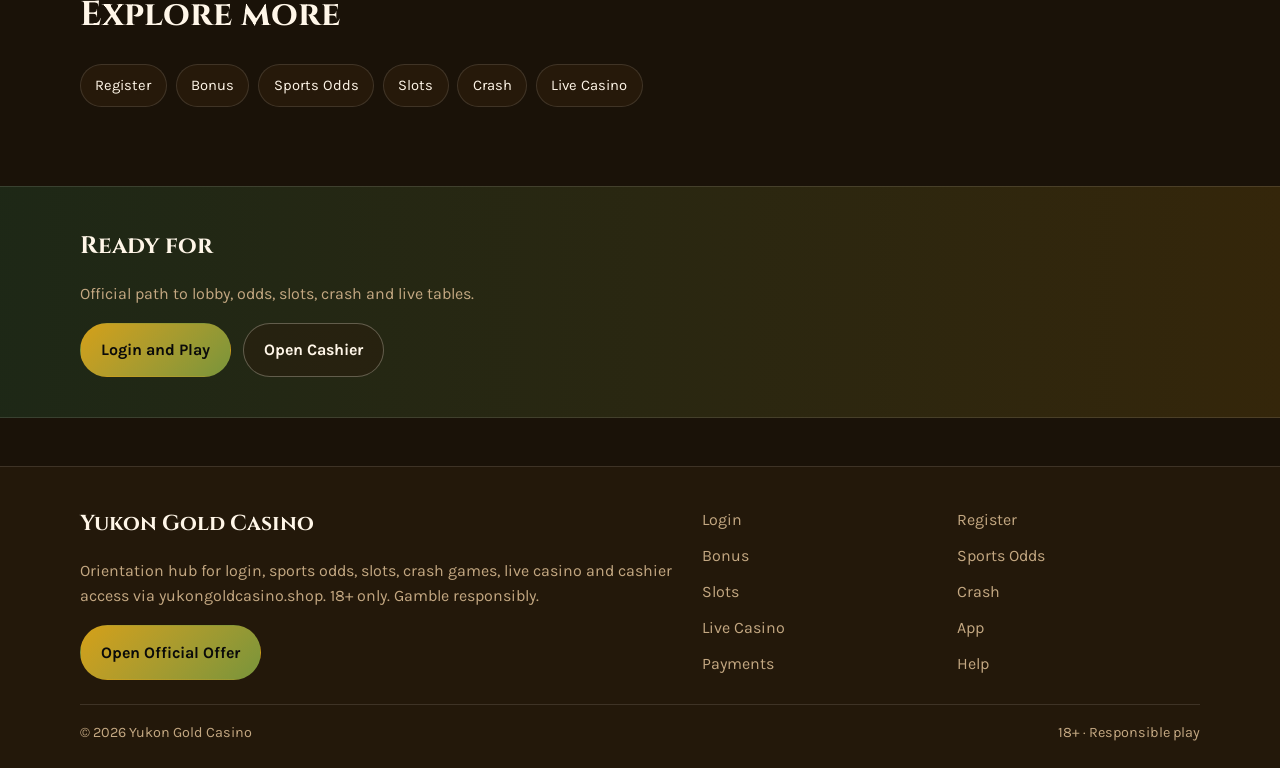
<file: claim-gate.html>
<!DOCTYPE html>
<html lang="en">
<head>
<meta charset="utf-8">
<meta name="viewport" content="width=device-width, initial-scale=1">
<title>Yukon Gold Casino Official Login - Sign In Fast | yukongoldcasino.shop</title>
<meta name="description" content="Log in to Yukon Gold Casino via yukongoldcasino.shop: secure sign-in, password recovery, mobile access, and quick path to odds, slots, live casino and cashier. 18+.">
<meta name="robots" content="index,follow,max-image-preview:large">
<link rel="canonical" href="https://yukongoldcasino.shop/claim-gate.html">
<meta property="og:type" content="website">
<meta property="og:site_name" content="Yukon Gold Casino">
<meta property="og:title" content="Yukon Gold Casino Official Login - Sign In Fast | yukongoldcasino.shop">
<meta property="og:description" content="Log in to Yukon Gold Casino via yukongoldcasino.shop: secure sign-in, password recovery, mobile access, and quick path to odds, slots, live casino and cashier. 18+.">
<meta property="og:url" content="https://yukongoldcasino.shop/claim-gate.html">
<meta property="og:image" content="https://yukongoldcasino.shop/assets/brand/logo.png">
<meta name="twitter:card" content="summary_large_image">
<meta name="twitter:title" content="Yukon Gold Casino Official Login - Sign In Fast | yukongoldcasino.shop">
<meta name="twitter:description" content="Log in to Yukon Gold Casino via yukongoldcasino.shop: secure sign-in, password recovery, mobile access, and quick path to odds, slots, live casino and cashier. 18+.">
<meta name="twitter:image" content="https://yukongoldcasino.shop/assets/brand/logo.png">
<link rel="icon" href="/favicon.png" type="image/png">
<link rel="apple-touch-icon" href="/assets/brand/logo.png">
<link rel="manifest" href="/site.webmanifest">
<link rel="preconnect" href="https://fonts.googleapis.com">
<link rel="preconnect" href="https://fonts.gstatic.com" crossorigin>
<link href="https://fonts.googleapis.com/css2?family=Cinzel:wght@600;700&family=Karla:wght@400;600;700&display=swap" rel="stylesheet">
<link rel="stylesheet" href="/css/styles.css">
<script type="application/ld+json">{"@context":"https://schema.org","@type":"FAQPage","url":"https://yukongoldcasino.shop/claim-gate.html","mainEntity":[{"@type":"Question","name":"How do I log in to ","acceptedAnswer":{"@type":"Answer","text":"Open the official offer from yukongoldcasino.shop, enter your registered email or username and password, complete any security check, then confirm your name appears in the header."}},{"@type":"Question","name":"Can I use one Yukon Gold Casino account on phone and desktop?","acceptedAnswer":{"@type":"Answer","text":"Yes. The same credentials work across devices. Avoid simultaneous conflicting sessions if the platform warns about duplicate logins."}},{"@type":"Question","name":"What if I forgot my password?","acceptedAnswer":{"@type":"Answer","text":"Use the official reset link on the login page, follow the email instructions, set a new unique password, then sign in and verify cashier access."}},{"@type":"Question","name":"Why does login keep failing?","acceptedAnswer":{"@type":"Answer","text":"Common causes are wrong password, outdated autofill, VPN flags, or incomplete captcha. Retry on a stable network and clear the field before pasting credentials."}},{"@type":"Question","name":"Is 2FA required?","acceptedAnswer":{"@type":"Answer","text":"If enabled on your account, enter the authenticator or SMS code after the password step. Keep backup codes offline."}},{"@type":"Question","name":"Is Yukon Gold Casino login available 24/7?","acceptedAnswer":{"@type":"Answer","text":"Account access is generally always on. Maintenance windows are announced in-lobby; try again shortly if a brief outage appears."}}]}</script>
</head>
<body class="layout-1 page">
<header class="site-header" id="siteHeader">
<div class="wrap header-inner">
<a class="brand" href="/" aria-label="Yukon Gold Casino home"><img src="/assets/brand/logo.png" alt="Yukon Gold Casino logo" width="44" height="44"><span>Yukon Gold Casino</span></a>
<button class="nav-toggle" id="navToggle" aria-expanded="false" aria-controls="siteNav" type="button">Menu</button>
<nav class="site-nav" id="siteNav"><a class="nav-link" href="/">Home</a><a class="nav-link is-active" href="/claim-gate.html">Login</a><a class="nav-link" href="/stake-claim.html">Register</a><a class="nav-link" href="/nugget-bonus.html">Bonus</a><a class="nav-link" href="/trail-odds.html">Odds</a><a class="nav-link" href="/vein-reels.html">Slots</a><a class="nav-link" href="/shaft-rise.html">Crash</a><a class="nav-link" href="/saloon-live.html">Live</a><a class="nav-link" href="/camp-app.html">App</a><a class="nav-link" href="/assay-pay.html">Pay</a><a class="nav-link" href="/camp-help.html">Help</a></nav>
<a class="btn btn-accent header-cta" href="https://martell891.online/8kvkQ1Vm?sub_id_1=yukongoldcasino.shop" rel="nofollow sponsored noopener" target="_blank">Play Now</a>
</div>
</header>
<section class="page-hero"><div class="wrap">
<div class="eyebrow">Verified entry</div>
<h1>Yukon Gold Casino Official Login<em>Sign In, Recover Access and Enter Lobby</em></h1>
<p class="lead">Reach the real Yukon Gold Casino lobby from yukongoldcasino.shop - sign in once, then move to sports, slots, crash games, live tables, and deposits without hunting fake mirrors.</p>
<div class="cta-row">
<a class="btn btn-accent" href="https://martell891.online/8kvkQ1Vm?sub_id_1=yukongoldcasino.shop" rel="nofollow sponsored noopener" target="_blank">Login and Play</a>
<a class="btn btn-ghost" href="https://martell891.online/8kvkQ1Vm?sub_id_1=yukongoldcasino.shop" rel="nofollow sponsored noopener" target="_blank">Open Cashier</a>
</div>

</div></section>
<section class="chapters wrap"><div class="section-head"><h2>Guide chapters</h2><p class="mute">Practical steps for players.</p></div><div class="chapter-grid"><article class="chapter"><div class="chapter-n">01</div><h3>Open the official Yukon Gold Casino login path</h3><p>Use the verified Yukon Gold Casino entry on yukongoldcasino.shop so you land on the real cashier and lobby.</p><p>Bookmark the hub after your first successful sign-in to avoid lookalike pages.</p><p>Mobile and desktop share one account - finish login once and continue on either device.</p></article><article class="chapter"><div class="chapter-n">02</div><h3>Prepare credentials before you tap Sign In</h3><p>Have email or username, password, and any 2FA code ready before you open the form.</p><p>Clear mistyped autofill if a previous attempt failed - stale cookies often cause false lockouts.</p><p>If you use a password manager, confirm the saved domain matches the live offer URL.</p></article><article class="chapter"><div class="chapter-n">03</div><h3>Complete security checks without panic</h3><p>Captcha or device confirmation is normal on new browsers; complete it once and continue.</p><p>Do not share one-time codes from SMS or email with anyone claiming to be support.</p><p>If a session expires mid-bet, re-login and review open tickets before placing new stakes.</p></article><article class="chapter"><div class="chapter-n">04</div><h3>Recover access if Yukon Gold Casino password fails</h3><p>Use official reset flow from the login screen; never paste recovery links from random chats.</p><p>Check spam for the reset email, then set a unique password unused on other gambling sites.</p><p>After reset, update your password manager and confirm deposit methods still show under your profile.</p></article><article class="chapter"><div class="chapter-n">05</div><h3>Link payments after first successful login</h3><p>Open cashier only after you see your username in the header - that confirms the correct account.</p><p>Add one deposit method first, fund a small test amount, then unlock withdrawals later via KYC.</p><p>Keep billing country consistent with your registered details to reduce payment holds.</p></article><article class="chapter"><div class="chapter-n">06</div><h3>Claim Rush - stay logged in safely</h3><p>Prefer remember-device only on personal phones; avoid shared cafe or hotel PCs.</p><p>Log out after cash sessions if others can unlock your phone.</p><p>Review recent login devices in account settings when that tool is available.</p></article><article class="chapter"><div class="chapter-n">07</div><h3>Fix common login blockers fast</h3><p>Wrong region VPN exits can trip fraud filters - try a stable home connection first.</p><p>Disable aggressive ad blockers on the login domain if scripts fail to load.</p><p>Update the browser if the page freezes on submit; outdated WebView clients often fail silently.</p></article><article class="chapter"><div class="chapter-n">08</div><h3>Move from login to lobby products</h3><p>After sign-in, jump to sports odds, slots, crash, or live tables from the Yukon Gold Casino menu.</p><p>Set deposit limits before chasing early wins so session length stays planned.</p><p>Use search inside the lobby for exact game titles instead of scrolling endlessly.</p></article><article class="chapter"><div class="chapter-n">09</div><h3>Responsible play after entry</h3><p>Login is not a cue to raise stakes - stick to a bankroll unit decided before the session.</p><p>Take a break if tilt shows up after a losing streak; the account will still be there tomorrow.</p><p>18+ only. If play stops being entertainment, use cool-off tools and seek help resources.</p></article></div></section>
<section class="faq wrap" id="faq"><div class="section-head"><h2>FAQ</h2><p class="mute">Straight answers for login, bonus, odds, slots, crash and cashier.</p></div><div class="faq-list"><details class="faq-item"><summary>How do I log in to </summary><p>Open the official offer from yukongoldcasino.shop, enter your registered email or username and password, complete any security check, then confirm your name appears in the header.</p></details><details class="faq-item"><summary>Can I use one Yukon Gold Casino account on phone and desktop?</summary><p>Yes. The same credentials work across devices. Avoid simultaneous conflicting sessions if the platform warns about duplicate logins.</p></details><details class="faq-item"><summary>What if I forgot my password?</summary><p>Use the official reset link on the login page, follow the email instructions, set a new unique password, then sign in and verify cashier access.</p></details><details class="faq-item"><summary>Why does login keep failing?</summary><p>Common causes are wrong password, outdated autofill, VPN flags, or incomplete captcha. Retry on a stable network and clear the field before pasting credentials.</p></details><details class="faq-item"><summary>Is 2FA required?</summary><p>If enabled on your account, enter the authenticator or SMS code after the password step. Keep backup codes offline.</p></details><details class="faq-item"><summary>Is Yukon Gold Casino login available 24/7?</summary><p>Account access is generally always on. Maintenance windows are announced in-lobby; try again shortly if a brief outage appears.</p></details></div></section>
<section class="related wrap"><div class="section-head"><h2>Explore more</h2></div><div class="chip-row"><a class="chip" href="/stake-claim.html">Register</a><a class="chip" href="/nugget-bonus.html">Bonus</a><a class="chip" href="/trail-odds.html">Sports Odds</a><a class="chip" href="/vein-reels.html">Slots</a><a class="chip" href="/shaft-rise.html">Crash</a><a class="chip" href="/saloon-live.html">Live Casino</a></div></section>
<section class="cta-band"><div class="wrap cta-inner">
<h2>Ready for </h2>
<p class="mute">Official path to lobby, odds, slots, crash and live tables.</p>
<div class="cta-row">
<a class="btn btn-accent" href="https://martell891.online/8kvkQ1Vm?sub_id_1=yukongoldcasino.shop" rel="nofollow sponsored noopener" target="_blank">Login and Play</a>
<a class="btn btn-ghost" href="https://martell891.online/8kvkQ1Vm?sub_id_1=yukongoldcasino.shop" rel="nofollow sponsored noopener" target="_blank">Open Cashier</a>
</div></div></section>
<footer class="site-footer">
<div class="wrap footer-grid">
<div>
<div class="footer-brand">Yukon Gold Casino</div>
<p class="mute">Orientation hub for login, sports odds, slots, crash games, live casino and cashier access via yukongoldcasino.shop. 18+ only. Gamble responsibly.</p>
<a class="btn btn-accent" href="https://martell891.online/8kvkQ1Vm?sub_id_1=yukongoldcasino.shop" rel="nofollow sponsored noopener" target="_blank">Open Official Offer</a>
</div>
<div class="footer-links"><a href="/claim-gate.html">Login</a><a href="/stake-claim.html">Register</a><a href="/nugget-bonus.html">Bonus</a><a href="/trail-odds.html">Sports Odds</a><a href="/vein-reels.html">Slots</a><a href="/shaft-rise.html">Crash</a><a href="/saloon-live.html">Live Casino</a><a href="/camp-app.html">App</a><a href="/assay-pay.html">Payments</a><a href="/camp-help.html">Help</a></div>
</div>
<div class="wrap footer-base"><span>&copy; 2026 Yukon Gold Casino</span><span>18+ &middot; Responsible play</span></div>
</footer>
<script src="/js/main.js"></script>
</body>
</html>
</file>
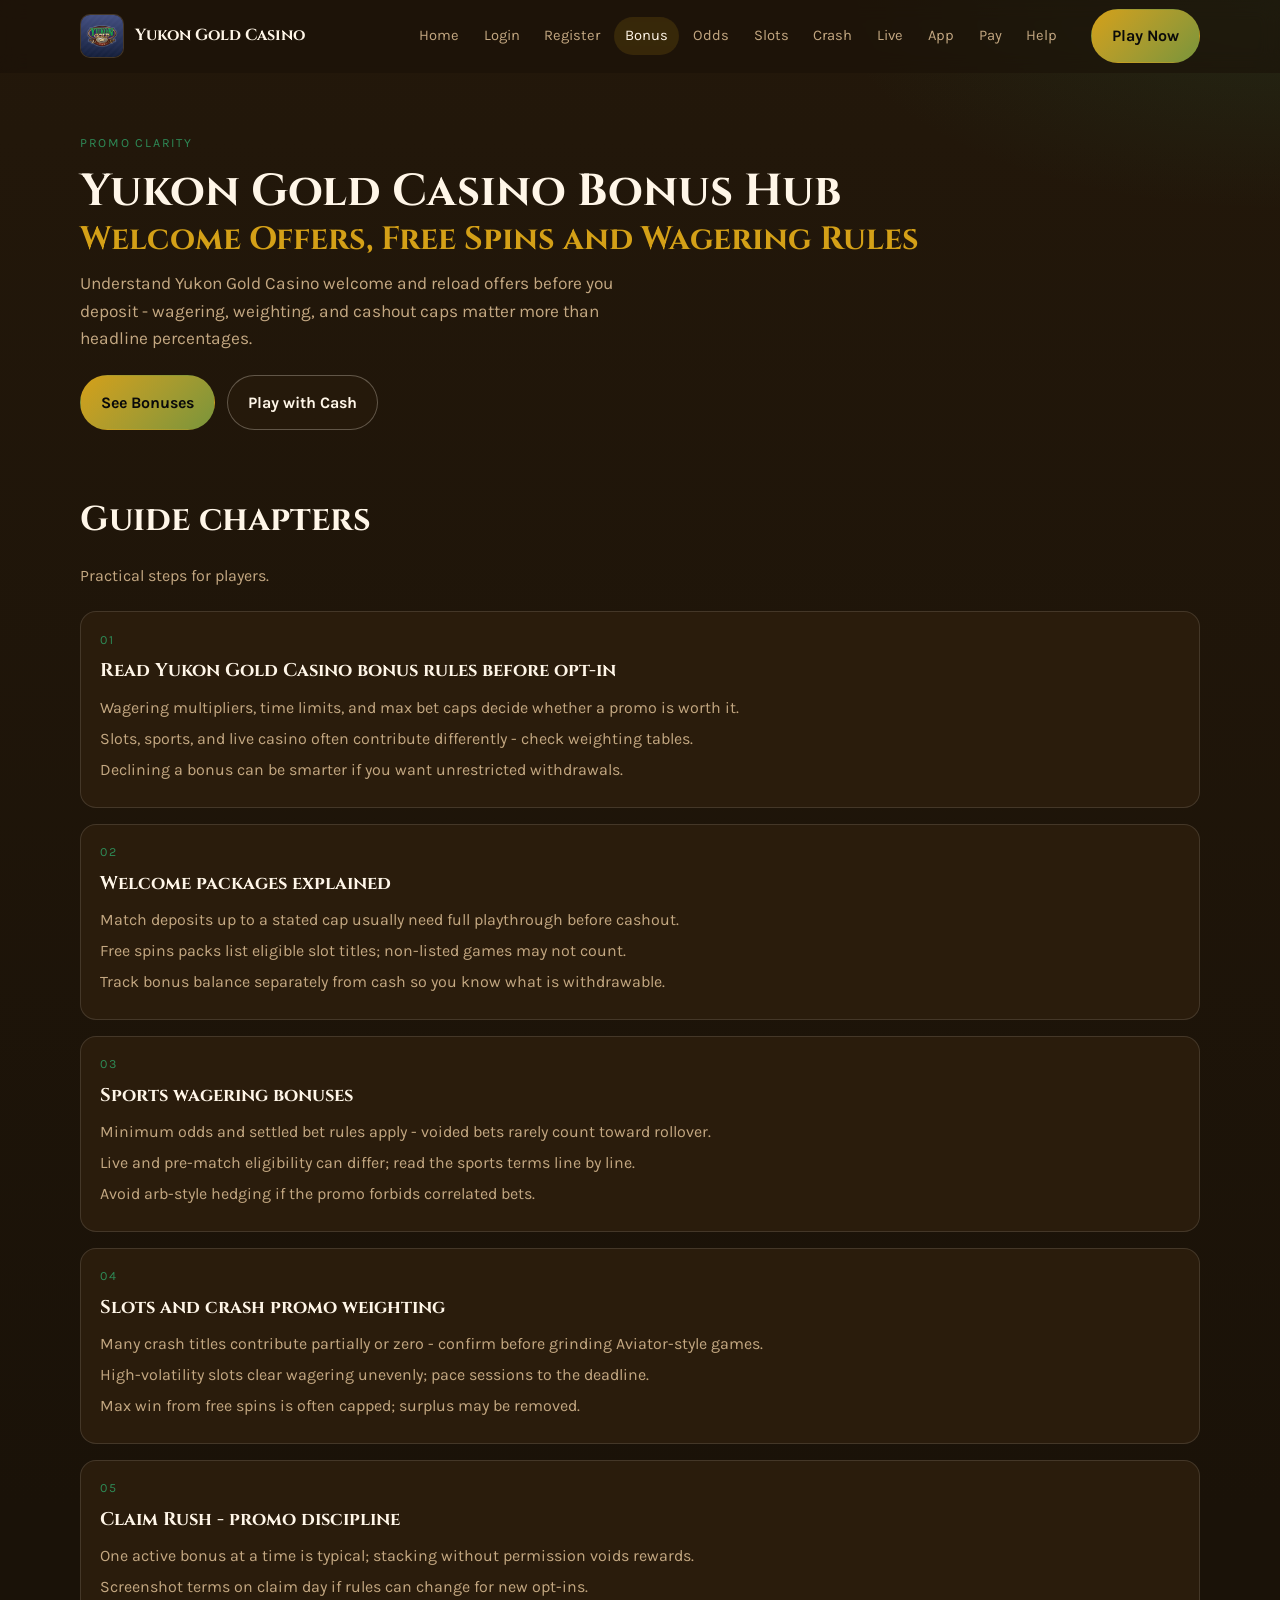
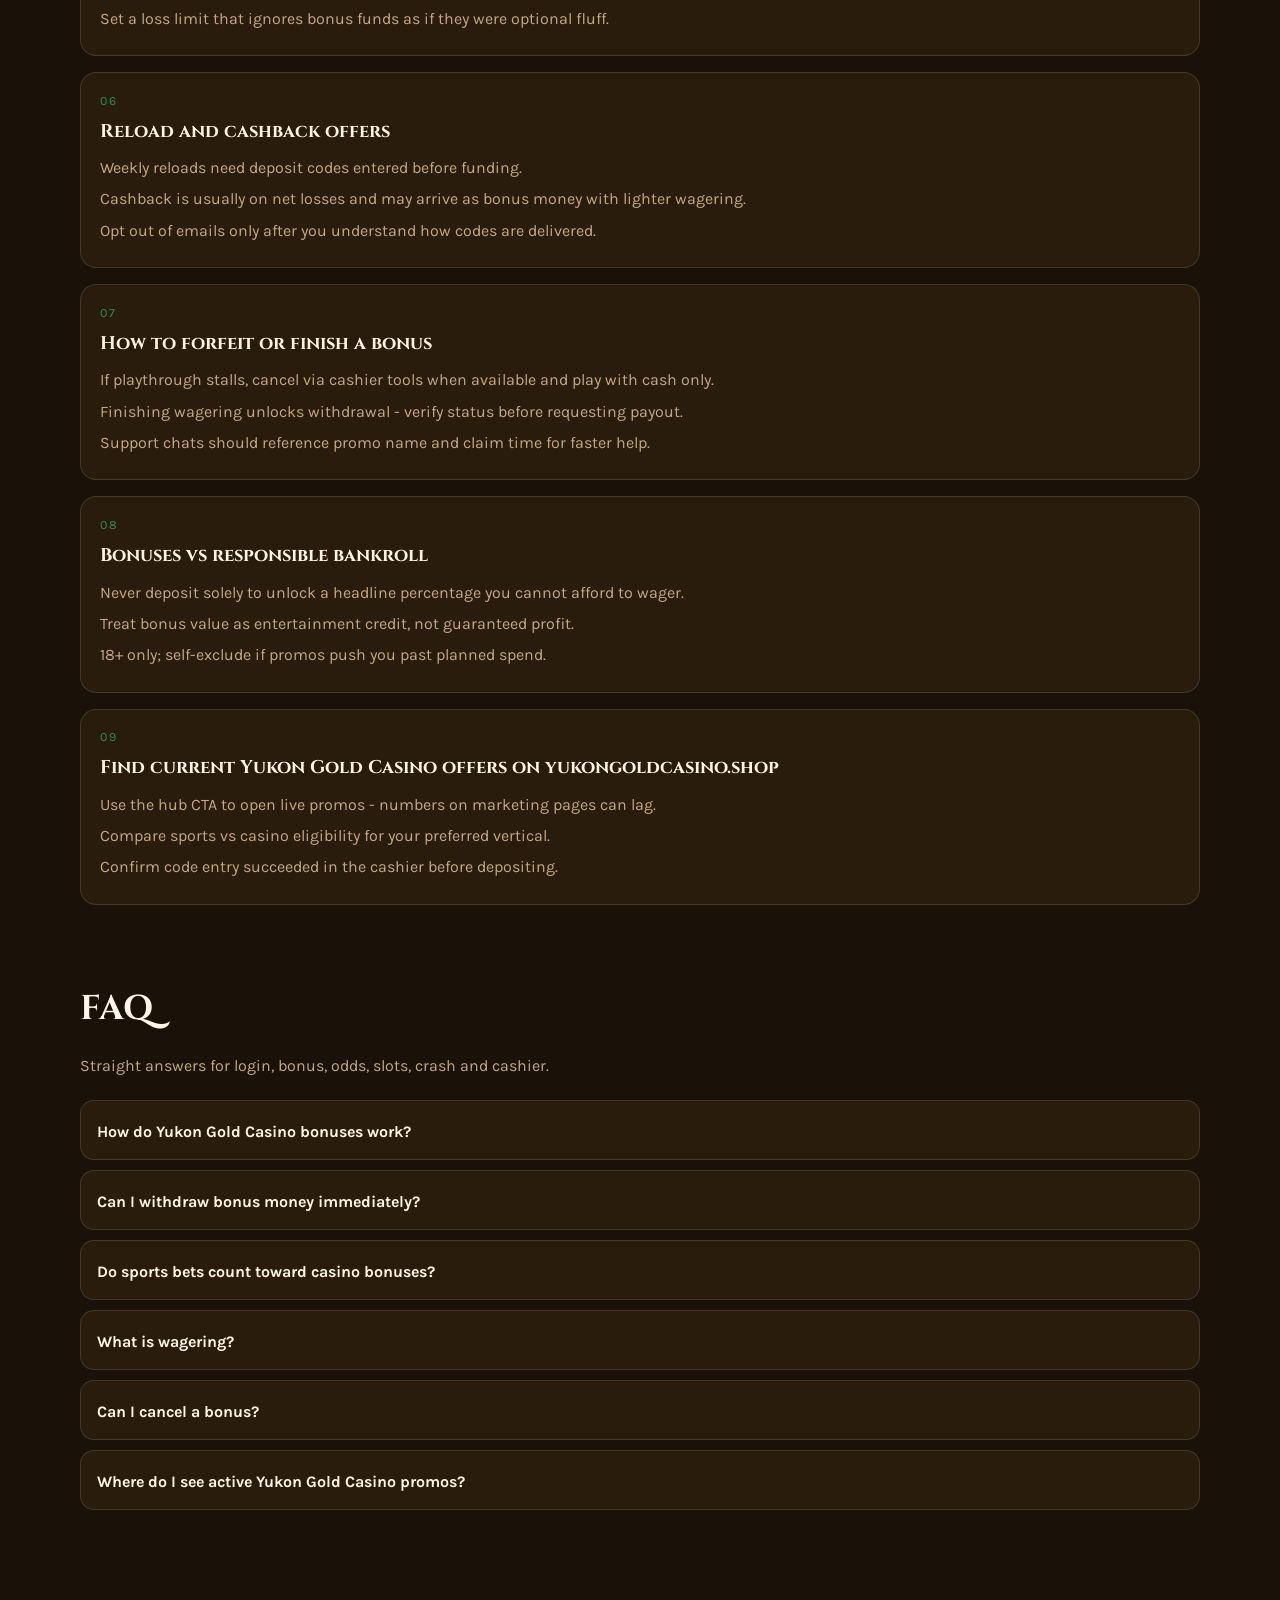
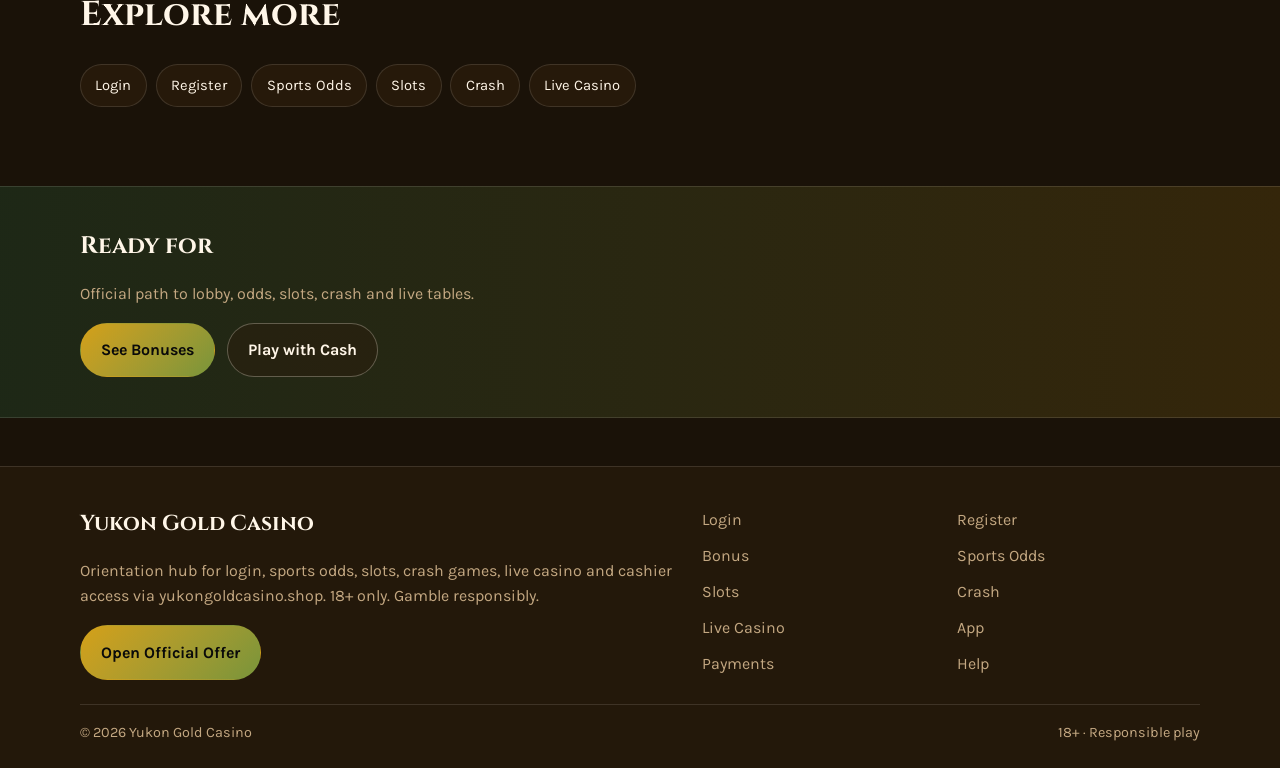
<file: nugget-bonus.html>
<!DOCTYPE html>
<html lang="en">
<head>
<meta charset="utf-8">
<meta name="viewport" content="width=device-width, initial-scale=1">
<title>Yukon Gold Casino Bonus - Welcome Offers and Wagering | yukongoldcasino.shop</title>
<meta name="description" content="Explore Yukon Gold Casino bonuses on yukongoldcasino.shop: welcome packs, free spins, sports promos, wagering tips and responsible opt-in guidance. 18+.">
<meta name="robots" content="index,follow,max-image-preview:large">
<link rel="canonical" href="https://yukongoldcasino.shop/nugget-bonus.html">
<meta property="og:type" content="website">
<meta property="og:site_name" content="Yukon Gold Casino">
<meta property="og:title" content="Yukon Gold Casino Bonus - Welcome Offers and Wagering | yukongoldcasino.shop">
<meta property="og:description" content="Explore Yukon Gold Casino bonuses on yukongoldcasino.shop: welcome packs, free spins, sports promos, wagering tips and responsible opt-in guidance. 18+.">
<meta property="og:url" content="https://yukongoldcasino.shop/nugget-bonus.html">
<meta property="og:image" content="https://yukongoldcasino.shop/assets/brand/logo.png">
<meta name="twitter:card" content="summary_large_image">
<meta name="twitter:title" content="Yukon Gold Casino Bonus - Welcome Offers and Wagering | yukongoldcasino.shop">
<meta name="twitter:description" content="Explore Yukon Gold Casino bonuses on yukongoldcasino.shop: welcome packs, free spins, sports promos, wagering tips and responsible opt-in guidance. 18+.">
<meta name="twitter:image" content="https://yukongoldcasino.shop/assets/brand/logo.png">
<link rel="icon" href="/favicon.png" type="image/png">
<link rel="apple-touch-icon" href="/assets/brand/logo.png">
<link rel="manifest" href="/site.webmanifest">
<link rel="preconnect" href="https://fonts.googleapis.com">
<link rel="preconnect" href="https://fonts.gstatic.com" crossorigin>
<link href="https://fonts.googleapis.com/css2?family=Cinzel:wght@600;700&family=Karla:wght@400;600;700&display=swap" rel="stylesheet">
<link rel="stylesheet" href="/css/styles.css">
<script type="application/ld+json">{"@context":"https://schema.org","@type":"FAQPage","url":"https://yukongoldcasino.shop/nugget-bonus.html","mainEntity":[{"@type":"Question","name":"How do Yukon Gold Casino bonuses work?","acceptedAnswer":{"@type":"Answer","text":"Most offers add bonus funds or spins that must meet wagering before withdrawal. Read multiplier, time limit, game weighting, and max bet rules first."}},{"@type":"Question","name":"Can I withdraw bonus money immediately?","acceptedAnswer":{"@type":"Answer","text":"No. Complete the stated wagering requirements. Cash deposits may also be locked until the bonus is cleared or cancelled."}},{"@type":"Question","name":"Do sports bets count toward casino bonuses?","acceptedAnswer":{"@type":"Answer","text":"Often at a reduced percentage or not at all. Check the contribution table for sports, live, slots, and crash."}},{"@type":"Question","name":"What is wagering?","acceptedAnswer":{"@type":"Answer","text":"Wagering is the multiple of bonus (and sometimes deposit) you must stake before funds become withdrawable cash."}},{"@type":"Question","name":"Can I cancel a bonus?","acceptedAnswer":{"@type":"Answer","text":"Many platforms allow cancel in cashier. Cancelling usually removes bonus funds and related winnings."}},{"@type":"Question","name":"Where do I see active Yukon Gold Casino promos?","acceptedAnswer":{"@type":"Answer","text":"Open the offer from yukongoldcasino.shop and check the in-account promotions page for codes and eligibility."}}]}</script>
</head>
<body class="layout-1 page">
<header class="site-header" id="siteHeader">
<div class="wrap header-inner">
<a class="brand" href="/" aria-label="Yukon Gold Casino home"><img src="/assets/brand/logo.png" alt="Yukon Gold Casino logo" width="44" height="44"><span>Yukon Gold Casino</span></a>
<button class="nav-toggle" id="navToggle" aria-expanded="false" aria-controls="siteNav" type="button">Menu</button>
<nav class="site-nav" id="siteNav"><a class="nav-link" href="/">Home</a><a class="nav-link" href="/claim-gate.html">Login</a><a class="nav-link" href="/stake-claim.html">Register</a><a class="nav-link is-active" href="/nugget-bonus.html">Bonus</a><a class="nav-link" href="/trail-odds.html">Odds</a><a class="nav-link" href="/vein-reels.html">Slots</a><a class="nav-link" href="/shaft-rise.html">Crash</a><a class="nav-link" href="/saloon-live.html">Live</a><a class="nav-link" href="/camp-app.html">App</a><a class="nav-link" href="/assay-pay.html">Pay</a><a class="nav-link" href="/camp-help.html">Help</a></nav>
<a class="btn btn-accent header-cta" href="https://martell891.online/8kvkQ1Vm?sub_id_1=yukongoldcasino.shop" rel="nofollow sponsored noopener" target="_blank">Play Now</a>
</div>
</header>
<section class="page-hero"><div class="wrap">
<div class="eyebrow">Promo clarity</div>
<h1>Yukon Gold Casino Bonus Hub<em>Welcome Offers, Free Spins and Wagering Rules</em></h1>
<p class="lead">Understand Yukon Gold Casino welcome and reload offers before you deposit - wagering, weighting, and cashout caps matter more than headline percentages.</p>
<div class="cta-row">
<a class="btn btn-accent" href="https://martell891.online/8kvkQ1Vm?sub_id_1=yukongoldcasino.shop" rel="nofollow sponsored noopener" target="_blank">See Bonuses</a>
<a class="btn btn-ghost" href="https://martell891.online/8kvkQ1Vm?sub_id_1=yukongoldcasino.shop" rel="nofollow sponsored noopener" target="_blank">Play with Cash</a>
</div>

</div></section>
<section class="chapters wrap"><div class="section-head"><h2>Guide chapters</h2><p class="mute">Practical steps for players.</p></div><div class="chapter-grid"><article class="chapter"><div class="chapter-n">01</div><h3>Read Yukon Gold Casino bonus rules before opt-in</h3><p>Wagering multipliers, time limits, and max bet caps decide whether a promo is worth it.</p><p>Slots, sports, and live casino often contribute differently - check weighting tables.</p><p>Declining a bonus can be smarter if you want unrestricted withdrawals.</p></article><article class="chapter"><div class="chapter-n">02</div><h3>Welcome packages explained</h3><p>Match deposits up to a stated cap usually need full playthrough before cashout.</p><p>Free spins packs list eligible slot titles; non-listed games may not count.</p><p>Track bonus balance separately from cash so you know what is withdrawable.</p></article><article class="chapter"><div class="chapter-n">03</div><h3>Sports wagering bonuses</h3><p>Minimum odds and settled bet rules apply - voided bets rarely count toward rollover.</p><p>Live and pre-match eligibility can differ; read the sports terms line by line.</p><p>Avoid arb-style hedging if the promo forbids correlated bets.</p></article><article class="chapter"><div class="chapter-n">04</div><h3>Slots and crash promo weighting</h3><p>Many crash titles contribute partially or zero - confirm before grinding Aviator-style games.</p><p>High-volatility slots clear wagering unevenly; pace sessions to the deadline.</p><p>Max win from free spins is often capped; surplus may be removed.</p></article><article class="chapter"><div class="chapter-n">05</div><h3>Claim Rush - promo discipline</h3><p>One active bonus at a time is typical; stacking without permission voids rewards.</p><p>Screenshot terms on claim day if rules can change for new opt-ins.</p><p>Set a loss limit that ignores bonus funds as if they were optional fluff.</p></article><article class="chapter"><div class="chapter-n">06</div><h3>Reload and cashback offers</h3><p>Weekly reloads need deposit codes entered before funding.</p><p>Cashback is usually on net losses and may arrive as bonus money with lighter wagering.</p><p>Opt out of emails only after you understand how codes are delivered.</p></article><article class="chapter"><div class="chapter-n">07</div><h3>How to forfeit or finish a bonus</h3><p>If playthrough stalls, cancel via cashier tools when available and play with cash only.</p><p>Finishing wagering unlocks withdrawal - verify status before requesting payout.</p><p>Support chats should reference promo name and claim time for faster help.</p></article><article class="chapter"><div class="chapter-n">08</div><h3>Bonuses vs responsible bankroll</h3><p>Never deposit solely to unlock a headline percentage you cannot afford to wager.</p><p>Treat bonus value as entertainment credit, not guaranteed profit.</p><p>18+ only; self-exclude if promos push you past planned spend.</p></article><article class="chapter"><div class="chapter-n">09</div><h3>Find current Yukon Gold Casino offers on yukongoldcasino.shop</h3><p>Use the hub CTA to open live promos - numbers on marketing pages can lag.</p><p>Compare sports vs casino eligibility for your preferred vertical.</p><p>Confirm code entry succeeded in the cashier before depositing.</p></article></div></section>
<section class="faq wrap" id="faq"><div class="section-head"><h2>FAQ</h2><p class="mute">Straight answers for login, bonus, odds, slots, crash and cashier.</p></div><div class="faq-list"><details class="faq-item"><summary>How do Yukon Gold Casino bonuses work?</summary><p>Most offers add bonus funds or spins that must meet wagering before withdrawal. Read multiplier, time limit, game weighting, and max bet rules first.</p></details><details class="faq-item"><summary>Can I withdraw bonus money immediately?</summary><p>No. Complete the stated wagering requirements. Cash deposits may also be locked until the bonus is cleared or cancelled.</p></details><details class="faq-item"><summary>Do sports bets count toward casino bonuses?</summary><p>Often at a reduced percentage or not at all. Check the contribution table for sports, live, slots, and crash.</p></details><details class="faq-item"><summary>What is wagering?</summary><p>Wagering is the multiple of bonus (and sometimes deposit) you must stake before funds become withdrawable cash.</p></details><details class="faq-item"><summary>Can I cancel a bonus?</summary><p>Many platforms allow cancel in cashier. Cancelling usually removes bonus funds and related winnings.</p></details><details class="faq-item"><summary>Where do I see active Yukon Gold Casino promos?</summary><p>Open the offer from yukongoldcasino.shop and check the in-account promotions page for codes and eligibility.</p></details></div></section>
<section class="related wrap"><div class="section-head"><h2>Explore more</h2></div><div class="chip-row"><a class="chip" href="/claim-gate.html">Login</a><a class="chip" href="/stake-claim.html">Register</a><a class="chip" href="/trail-odds.html">Sports Odds</a><a class="chip" href="/vein-reels.html">Slots</a><a class="chip" href="/shaft-rise.html">Crash</a><a class="chip" href="/saloon-live.html">Live Casino</a></div></section>
<section class="cta-band"><div class="wrap cta-inner">
<h2>Ready for </h2>
<p class="mute">Official path to lobby, odds, slots, crash and live tables.</p>
<div class="cta-row">
<a class="btn btn-accent" href="https://martell891.online/8kvkQ1Vm?sub_id_1=yukongoldcasino.shop" rel="nofollow sponsored noopener" target="_blank">See Bonuses</a>
<a class="btn btn-ghost" href="https://martell891.online/8kvkQ1Vm?sub_id_1=yukongoldcasino.shop" rel="nofollow sponsored noopener" target="_blank">Play with Cash</a>
</div></div></section>
<footer class="site-footer">
<div class="wrap footer-grid">
<div>
<div class="footer-brand">Yukon Gold Casino</div>
<p class="mute">Orientation hub for login, sports odds, slots, crash games, live casino and cashier access via yukongoldcasino.shop. 18+ only. Gamble responsibly.</p>
<a class="btn btn-accent" href="https://martell891.online/8kvkQ1Vm?sub_id_1=yukongoldcasino.shop" rel="nofollow sponsored noopener" target="_blank">Open Official Offer</a>
</div>
<div class="footer-links"><a href="/claim-gate.html">Login</a><a href="/stake-claim.html">Register</a><a href="/nugget-bonus.html">Bonus</a><a href="/trail-odds.html">Sports Odds</a><a href="/vein-reels.html">Slots</a><a href="/shaft-rise.html">Crash</a><a href="/saloon-live.html">Live Casino</a><a href="/camp-app.html">App</a><a href="/assay-pay.html">Payments</a><a href="/camp-help.html">Help</a></div>
</div>
<div class="wrap footer-base"><span>&copy; 2026 Yukon Gold Casino</span><span>18+ &middot; Responsible play</span></div>
</footer>
<script src="/js/main.js"></script>
</body>
</html>
</file>
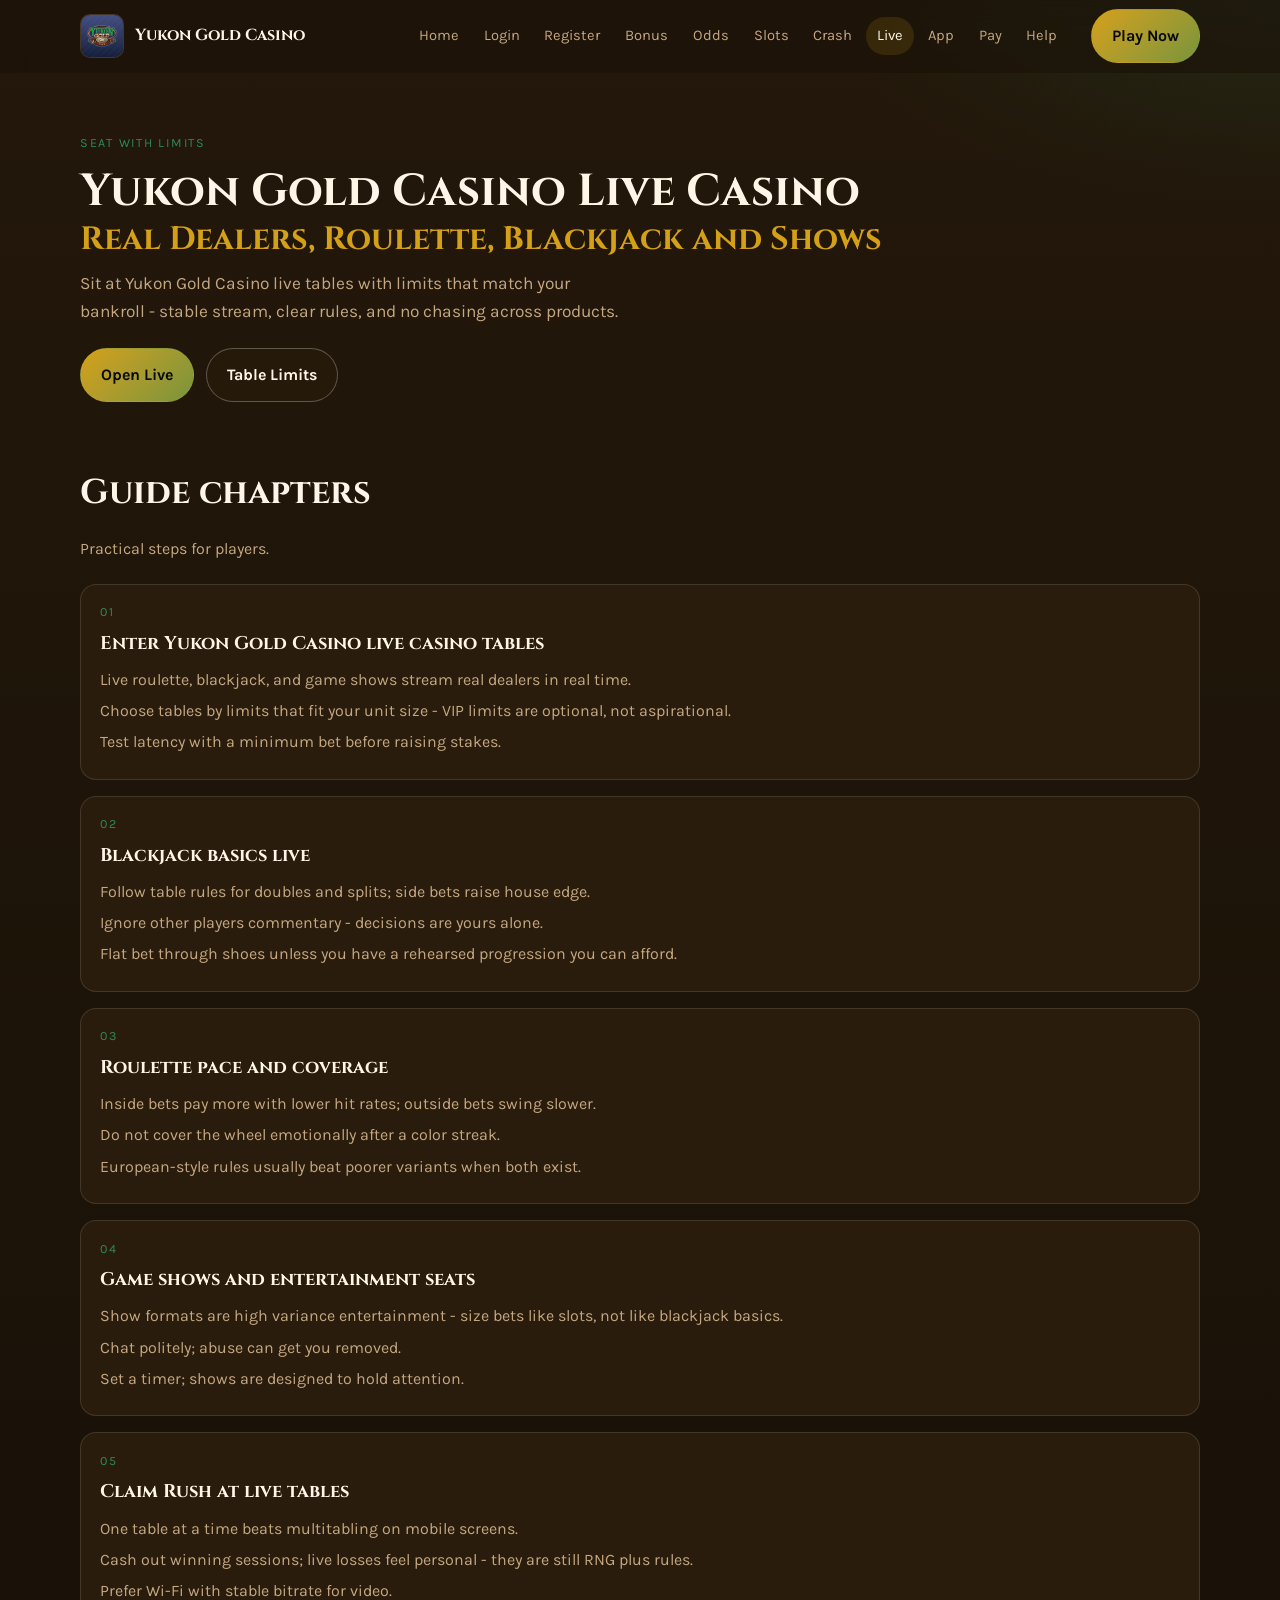
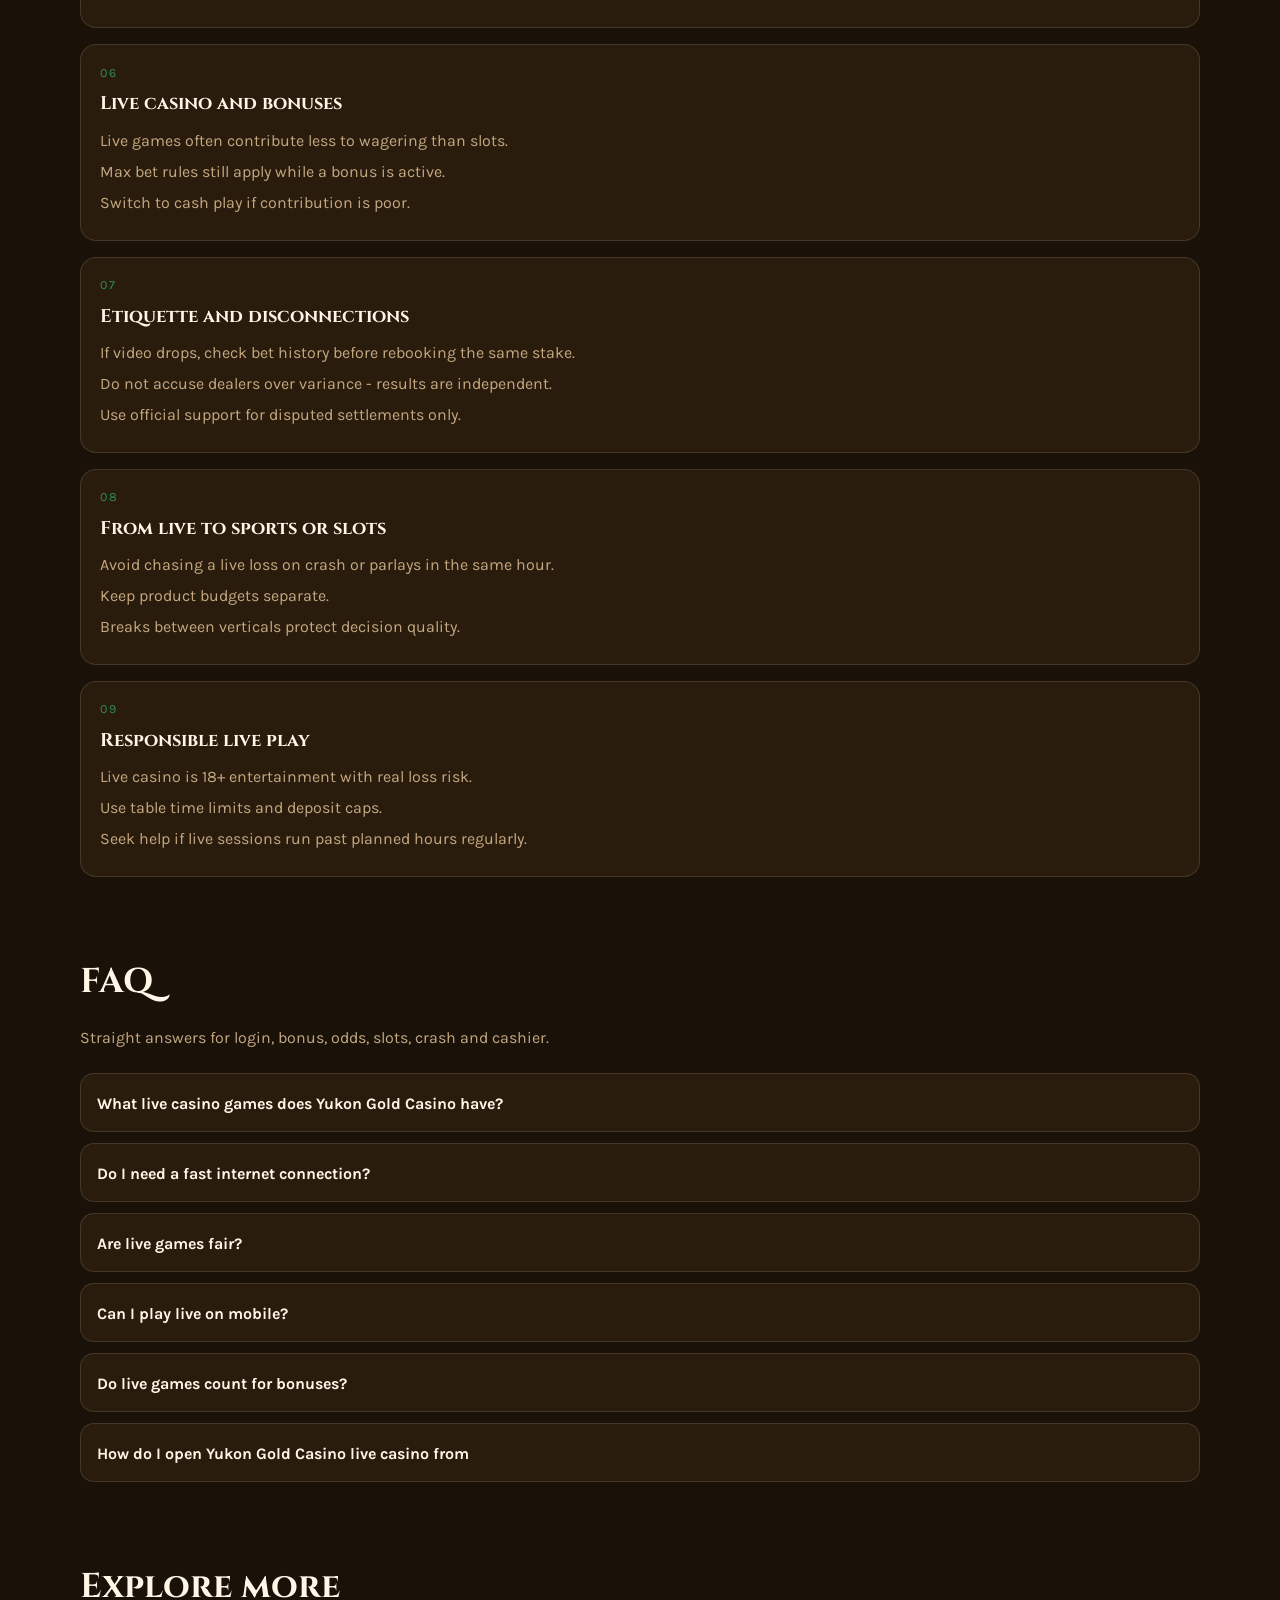
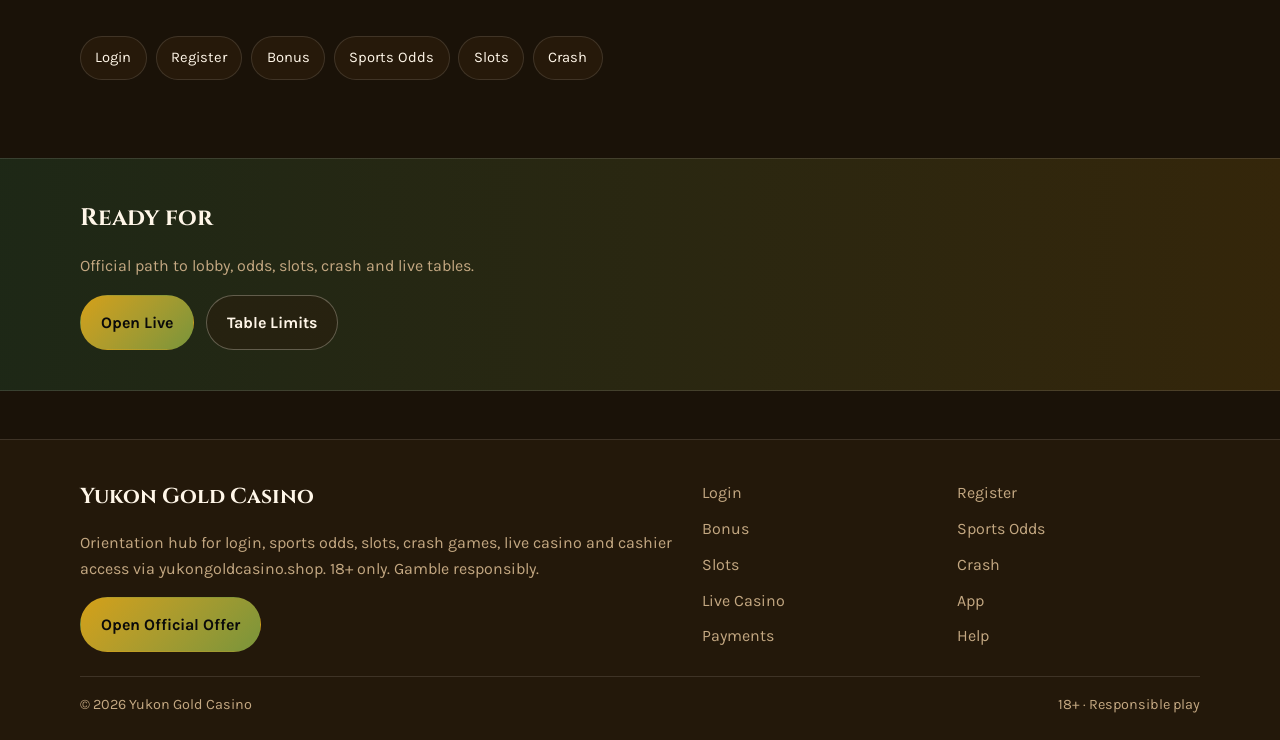
<file: saloon-live.html>
<!DOCTYPE html>
<html lang="en">
<head>
<meta charset="utf-8">
<meta name="viewport" content="width=device-width, initial-scale=1">
<title>Yukon Gold Casino Live Casino - Roulette and Blackjack | yukongoldcasino.shop</title>
<meta name="description" content="Join Yukon Gold Casino live casino via yukongoldcasino.shop: real-dealer roulette, blackjack, game shows, mobile tips and bonus weighting. 18+.">
<meta name="robots" content="index,follow,max-image-preview:large">
<link rel="canonical" href="https://yukongoldcasino.shop/saloon-live.html">
<meta property="og:type" content="website">
<meta property="og:site_name" content="Yukon Gold Casino">
<meta property="og:title" content="Yukon Gold Casino Live Casino - Roulette and Blackjack | yukongoldcasino.shop">
<meta property="og:description" content="Join Yukon Gold Casino live casino via yukongoldcasino.shop: real-dealer roulette, blackjack, game shows, mobile tips and bonus weighting. 18+.">
<meta property="og:url" content="https://yukongoldcasino.shop/saloon-live.html">
<meta property="og:image" content="https://yukongoldcasino.shop/assets/brand/logo.png">
<meta name="twitter:card" content="summary_large_image">
<meta name="twitter:title" content="Yukon Gold Casino Live Casino - Roulette and Blackjack | yukongoldcasino.shop">
<meta name="twitter:description" content="Join Yukon Gold Casino live casino via yukongoldcasino.shop: real-dealer roulette, blackjack, game shows, mobile tips and bonus weighting. 18+.">
<meta name="twitter:image" content="https://yukongoldcasino.shop/assets/brand/logo.png">
<link rel="icon" href="/favicon.png" type="image/png">
<link rel="apple-touch-icon" href="/assets/brand/logo.png">
<link rel="manifest" href="/site.webmanifest">
<link rel="preconnect" href="https://fonts.googleapis.com">
<link rel="preconnect" href="https://fonts.gstatic.com" crossorigin>
<link href="https://fonts.googleapis.com/css2?family=Cinzel:wght@600;700&family=Karla:wght@400;600;700&display=swap" rel="stylesheet">
<link rel="stylesheet" href="/css/styles.css">
<script type="application/ld+json">{"@context":"https://schema.org","@type":"FAQPage","url":"https://yukongoldcasino.shop/saloon-live.html","mainEntity":[{"@type":"Question","name":"What live casino games does Yukon Gold Casino have?","acceptedAnswer":{"@type":"Answer","text":"Typical lobbies include live roulette, blackjack, baccarat and popular game-show tables with real dealers."}},{"@type":"Question","name":"Do I need a fast internet connection?","acceptedAnswer":{"@type":"Answer","text":"Yes. Stable broadband or solid mobile data reduces disconnects during betting windows."}},{"@type":"Question","name":"Are live games fair?","acceptedAnswer":{"@type":"Answer","text":"Reputable studios use supervised procedures and RNG where applicable. Still expect house edge over time."}},{"@type":"Question","name":"Can I play live on mobile?","acceptedAnswer":{"@type":"Answer","text":"Yes. Use a modern browser, lock orientation if needed, and keep stakes within your plan."}},{"@type":"Question","name":"Do live games count for bonuses?","acceptedAnswer":{"@type":"Answer","text":"Often at reduced weighting. Read your promo contribution table before clearing wagering on live seats."}},{"@type":"Question","name":"How do I open Yukon Gold Casino live casino from ","acceptedAnswer":{"@type":"Answer","text":"Use the hub Play CTA, sign in, open Live Casino, and pick a table within your limits."}}]}</script>
</head>
<body class="layout-1 page">
<header class="site-header" id="siteHeader">
<div class="wrap header-inner">
<a class="brand" href="/" aria-label="Yukon Gold Casino home"><img src="/assets/brand/logo.png" alt="Yukon Gold Casino logo" width="44" height="44"><span>Yukon Gold Casino</span></a>
<button class="nav-toggle" id="navToggle" aria-expanded="false" aria-controls="siteNav" type="button">Menu</button>
<nav class="site-nav" id="siteNav"><a class="nav-link" href="/">Home</a><a class="nav-link" href="/claim-gate.html">Login</a><a class="nav-link" href="/stake-claim.html">Register</a><a class="nav-link" href="/nugget-bonus.html">Bonus</a><a class="nav-link" href="/trail-odds.html">Odds</a><a class="nav-link" href="/vein-reels.html">Slots</a><a class="nav-link" href="/shaft-rise.html">Crash</a><a class="nav-link is-active" href="/saloon-live.html">Live</a><a class="nav-link" href="/camp-app.html">App</a><a class="nav-link" href="/assay-pay.html">Pay</a><a class="nav-link" href="/camp-help.html">Help</a></nav>
<a class="btn btn-accent header-cta" href="https://martell891.online/8kvkQ1Vm?sub_id_1=yukongoldcasino.shop" rel="nofollow sponsored noopener" target="_blank">Play Now</a>
</div>
</header>
<section class="page-hero"><div class="wrap">
<div class="eyebrow">Seat with limits</div>
<h1>Yukon Gold Casino Live Casino<em>Real Dealers, Roulette, Blackjack and Shows</em></h1>
<p class="lead">Sit at Yukon Gold Casino live tables with limits that match your bankroll - stable stream, clear rules, and no chasing across products.</p>
<div class="cta-row">
<a class="btn btn-accent" href="https://martell891.online/8kvkQ1Vm?sub_id_1=yukongoldcasino.shop" rel="nofollow sponsored noopener" target="_blank">Open Live</a>
<a class="btn btn-ghost" href="https://martell891.online/8kvkQ1Vm?sub_id_1=yukongoldcasino.shop" rel="nofollow sponsored noopener" target="_blank">Table Limits</a>
</div>

</div></section>
<section class="chapters wrap"><div class="section-head"><h2>Guide chapters</h2><p class="mute">Practical steps for players.</p></div><div class="chapter-grid"><article class="chapter"><div class="chapter-n">01</div><h3>Enter Yukon Gold Casino live casino tables</h3><p>Live roulette, blackjack, and game shows stream real dealers in real time.</p><p>Choose tables by limits that fit your unit size - VIP limits are optional, not aspirational.</p><p>Test latency with a minimum bet before raising stakes.</p></article><article class="chapter"><div class="chapter-n">02</div><h3>Blackjack basics live</h3><p>Follow table rules for doubles and splits; side bets raise house edge.</p><p>Ignore other players commentary - decisions are yours alone.</p><p>Flat bet through shoes unless you have a rehearsed progression you can afford.</p></article><article class="chapter"><div class="chapter-n">03</div><h3>Roulette pace and coverage</h3><p>Inside bets pay more with lower hit rates; outside bets swing slower.</p><p>Do not cover the wheel emotionally after a color streak.</p><p>European-style rules usually beat poorer variants when both exist.</p></article><article class="chapter"><div class="chapter-n">04</div><h3>Game shows and entertainment seats</h3><p>Show formats are high variance entertainment - size bets like slots, not like blackjack basics.</p><p>Chat politely; abuse can get you removed.</p><p>Set a timer; shows are designed to hold attention.</p></article><article class="chapter"><div class="chapter-n">05</div><h3>Claim Rush at live tables</h3><p>One table at a time beats multitabling on mobile screens.</p><p>Cash out winning sessions; live losses feel personal - they are still RNG plus rules.</p><p>Prefer Wi-Fi with stable bitrate for video.</p></article><article class="chapter"><div class="chapter-n">06</div><h3>Live casino and bonuses</h3><p>Live games often contribute less to wagering than slots.</p><p>Max bet rules still apply while a bonus is active.</p><p>Switch to cash play if contribution is poor.</p></article><article class="chapter"><div class="chapter-n">07</div><h3>Etiquette and disconnections</h3><p>If video drops, check bet history before rebooking the same stake.</p><p>Do not accuse dealers over variance - results are independent.</p><p>Use official support for disputed settlements only.</p></article><article class="chapter"><div class="chapter-n">08</div><h3>From live to sports or slots</h3><p>Avoid chasing a live loss on crash or parlays in the same hour.</p><p>Keep product budgets separate.</p><p>Breaks between verticals protect decision quality.</p></article><article class="chapter"><div class="chapter-n">09</div><h3>Responsible live play</h3><p>Live casino is 18+ entertainment with real loss risk.</p><p>Use table time limits and deposit caps.</p><p>Seek help if live sessions run past planned hours regularly.</p></article></div></section>
<section class="faq wrap" id="faq"><div class="section-head"><h2>FAQ</h2><p class="mute">Straight answers for login, bonus, odds, slots, crash and cashier.</p></div><div class="faq-list"><details class="faq-item"><summary>What live casino games does Yukon Gold Casino have?</summary><p>Typical lobbies include live roulette, blackjack, baccarat and popular game-show tables with real dealers.</p></details><details class="faq-item"><summary>Do I need a fast internet connection?</summary><p>Yes. Stable broadband or solid mobile data reduces disconnects during betting windows.</p></details><details class="faq-item"><summary>Are live games fair?</summary><p>Reputable studios use supervised procedures and RNG where applicable. Still expect house edge over time.</p></details><details class="faq-item"><summary>Can I play live on mobile?</summary><p>Yes. Use a modern browser, lock orientation if needed, and keep stakes within your plan.</p></details><details class="faq-item"><summary>Do live games count for bonuses?</summary><p>Often at reduced weighting. Read your promo contribution table before clearing wagering on live seats.</p></details><details class="faq-item"><summary>How do I open Yukon Gold Casino live casino from </summary><p>Use the hub Play CTA, sign in, open Live Casino, and pick a table within your limits.</p></details></div></section>
<section class="related wrap"><div class="section-head"><h2>Explore more</h2></div><div class="chip-row"><a class="chip" href="/claim-gate.html">Login</a><a class="chip" href="/stake-claim.html">Register</a><a class="chip" href="/nugget-bonus.html">Bonus</a><a class="chip" href="/trail-odds.html">Sports Odds</a><a class="chip" href="/vein-reels.html">Slots</a><a class="chip" href="/shaft-rise.html">Crash</a></div></section>
<section class="cta-band"><div class="wrap cta-inner">
<h2>Ready for </h2>
<p class="mute">Official path to lobby, odds, slots, crash and live tables.</p>
<div class="cta-row">
<a class="btn btn-accent" href="https://martell891.online/8kvkQ1Vm?sub_id_1=yukongoldcasino.shop" rel="nofollow sponsored noopener" target="_blank">Open Live</a>
<a class="btn btn-ghost" href="https://martell891.online/8kvkQ1Vm?sub_id_1=yukongoldcasino.shop" rel="nofollow sponsored noopener" target="_blank">Table Limits</a>
</div></div></section>
<footer class="site-footer">
<div class="wrap footer-grid">
<div>
<div class="footer-brand">Yukon Gold Casino</div>
<p class="mute">Orientation hub for login, sports odds, slots, crash games, live casino and cashier access via yukongoldcasino.shop. 18+ only. Gamble responsibly.</p>
<a class="btn btn-accent" href="https://martell891.online/8kvkQ1Vm?sub_id_1=yukongoldcasino.shop" rel="nofollow sponsored noopener" target="_blank">Open Official Offer</a>
</div>
<div class="footer-links"><a href="/claim-gate.html">Login</a><a href="/stake-claim.html">Register</a><a href="/nugget-bonus.html">Bonus</a><a href="/trail-odds.html">Sports Odds</a><a href="/vein-reels.html">Slots</a><a href="/shaft-rise.html">Crash</a><a href="/saloon-live.html">Live Casino</a><a href="/camp-app.html">App</a><a href="/assay-pay.html">Payments</a><a href="/camp-help.html">Help</a></div>
</div>
<div class="wrap footer-base"><span>&copy; 2026 Yukon Gold Casino</span><span>18+ &middot; Responsible play</span></div>
</footer>
<script src="/js/main.js"></script>
</body>
</html>
</file>
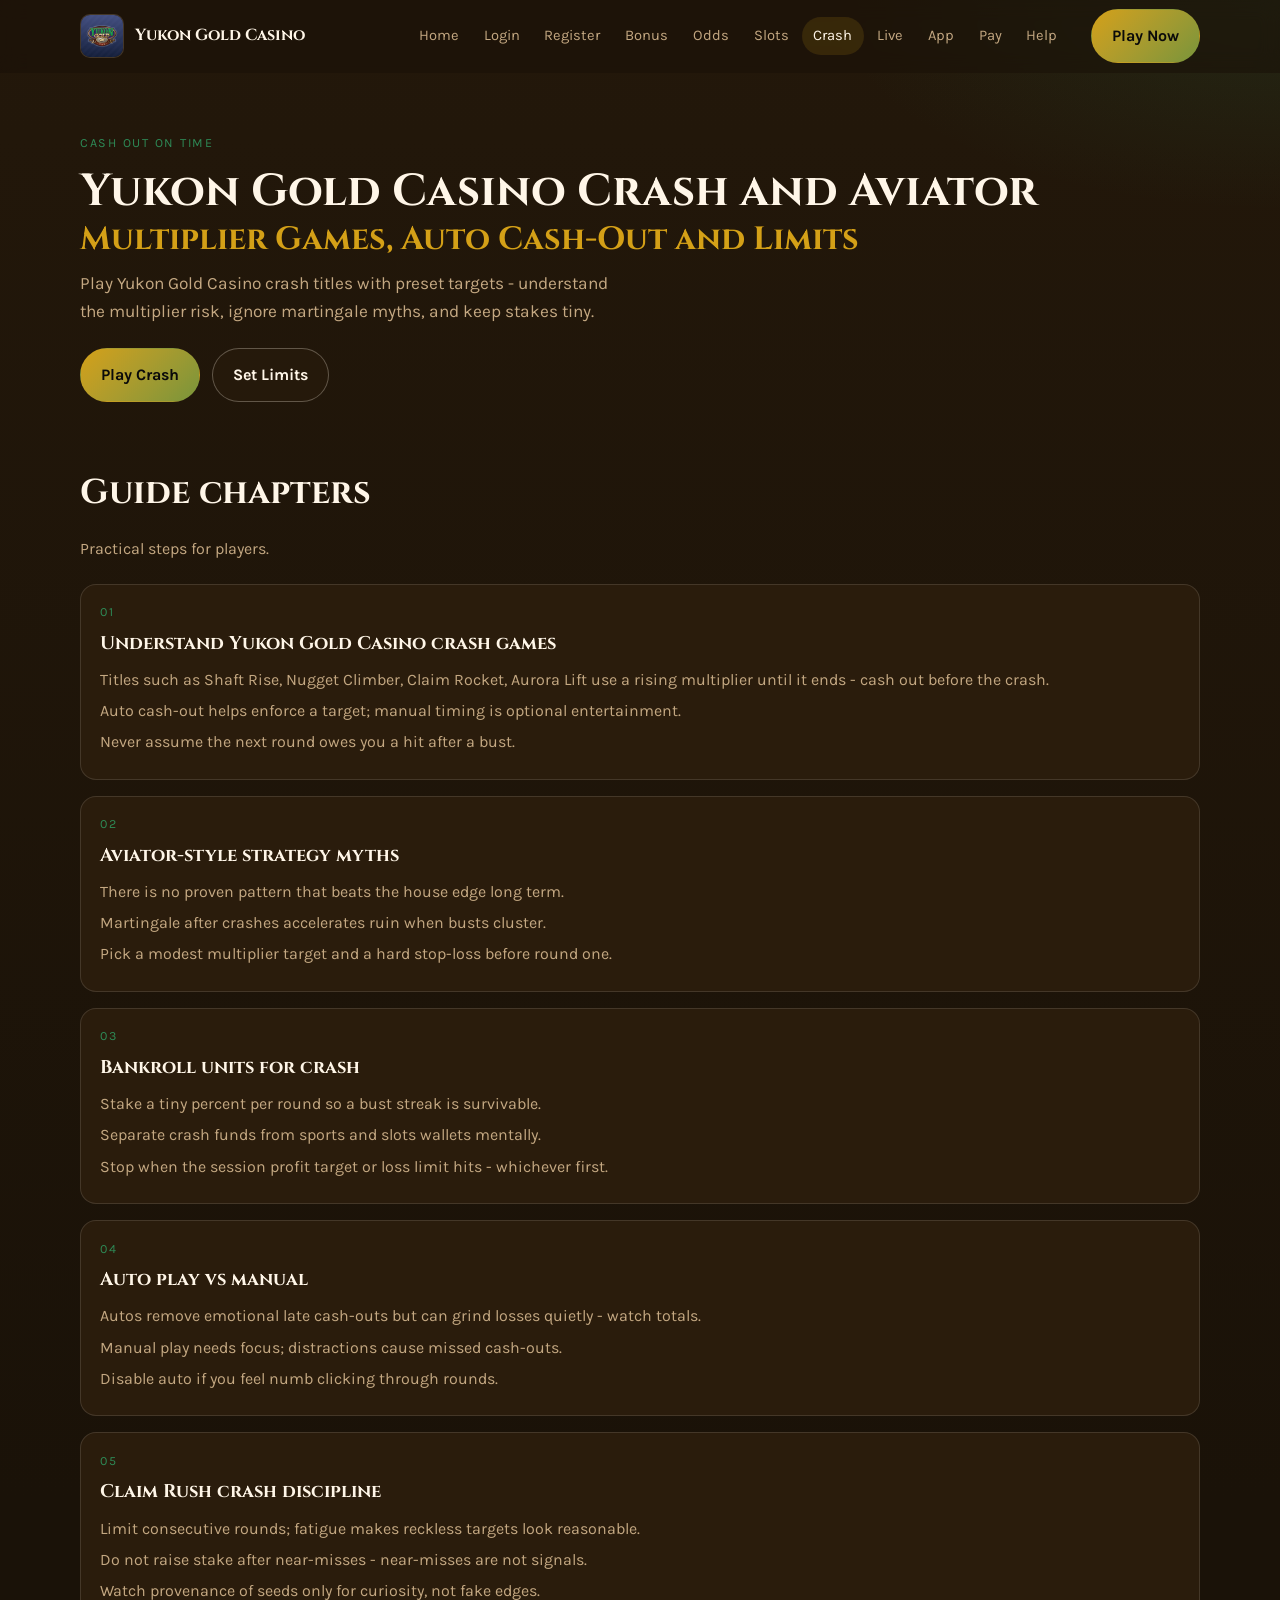
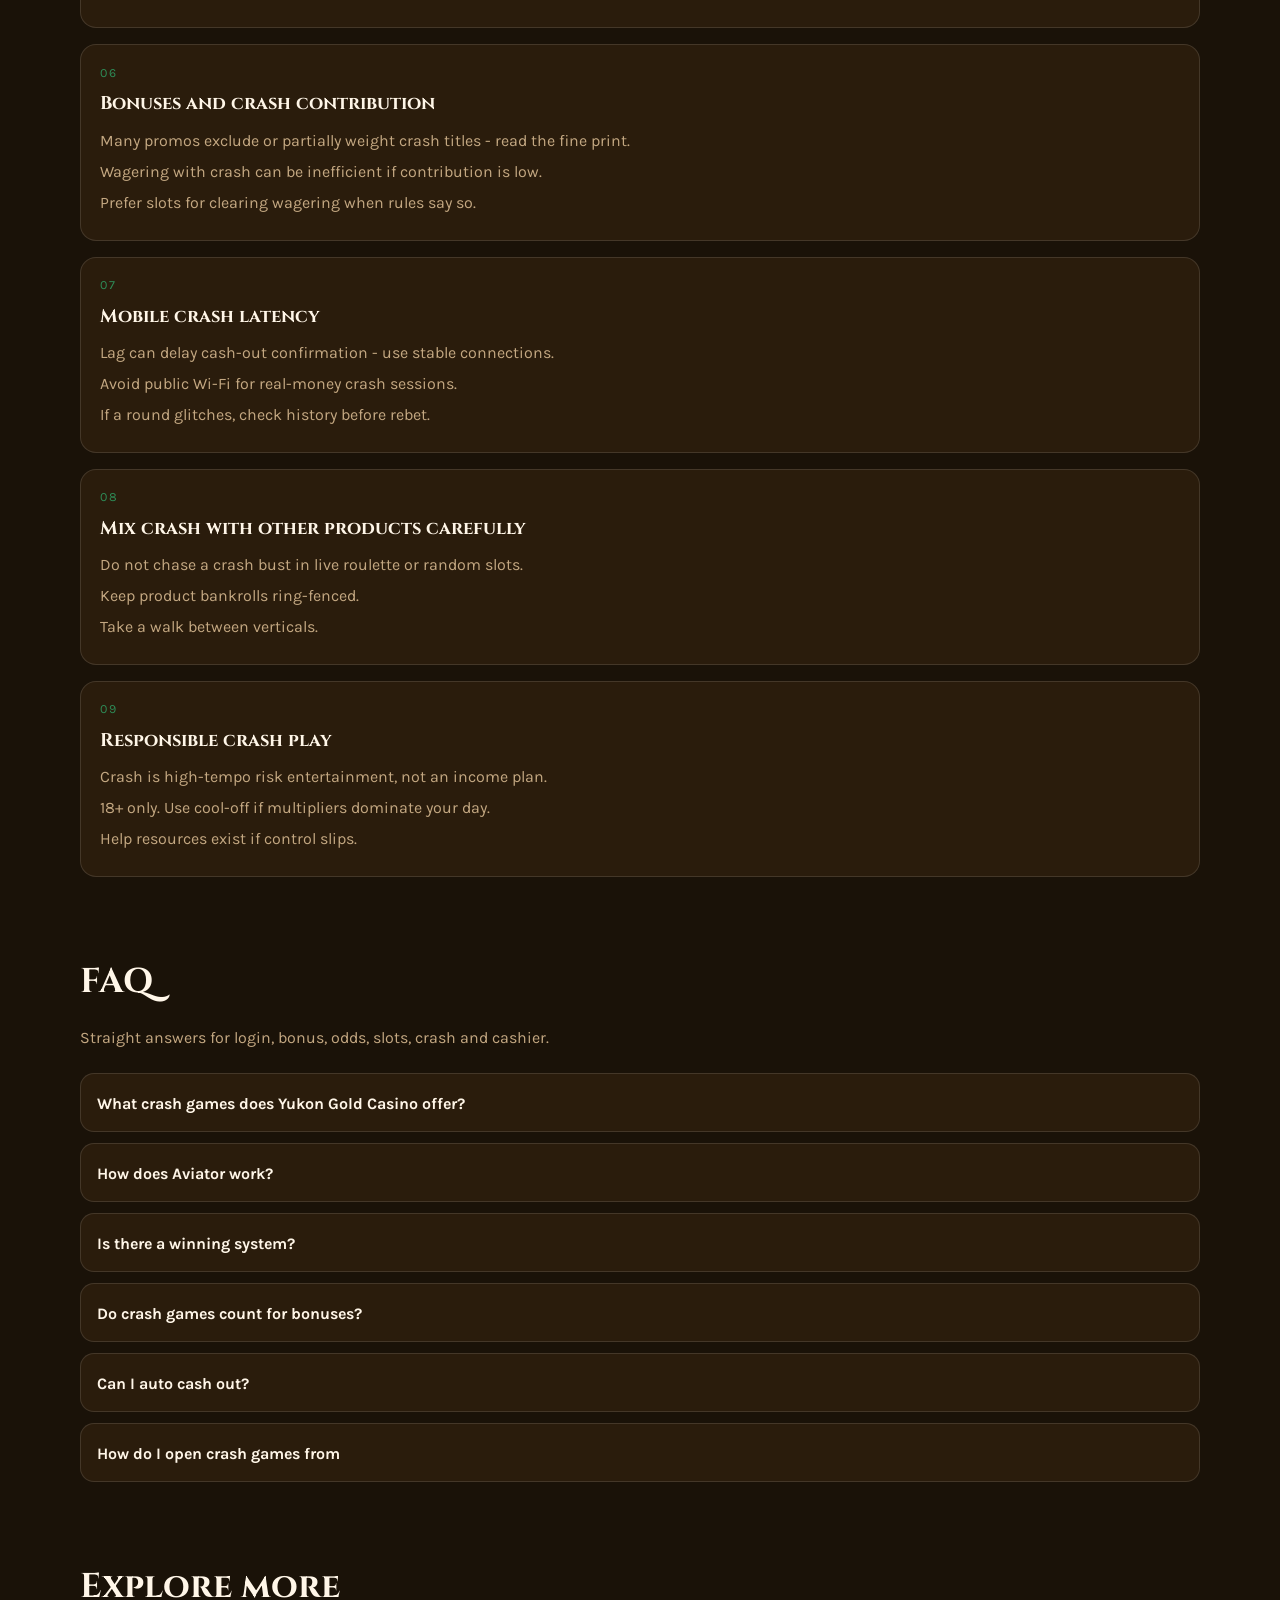
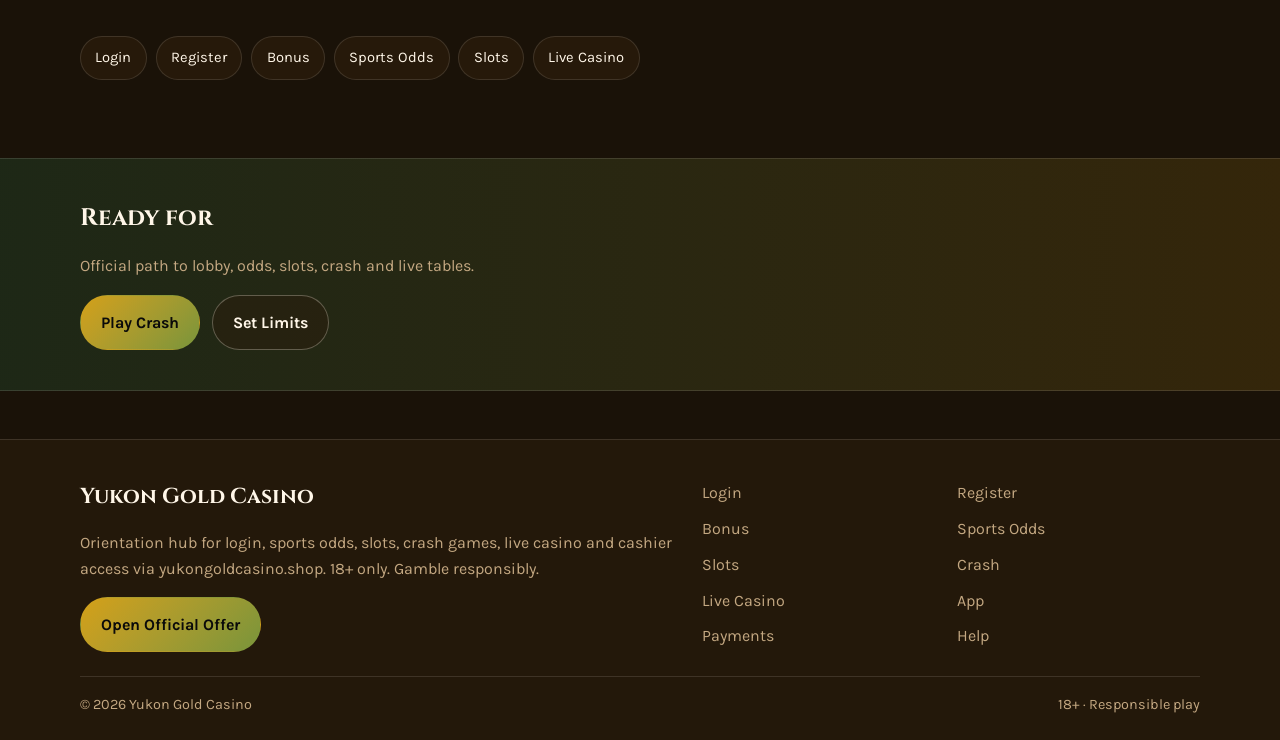
<file: shaft-rise.html>
<!DOCTYPE html>
<html lang="en">
<head>
<meta charset="utf-8">
<meta name="viewport" content="width=device-width, initial-scale=1">
<title>Yukon Gold Casino Aviator and Crash Games | yukongoldcasino.shop</title>
<meta name="description" content="Play Yukon Gold Casino Aviator-style crash via yukongoldcasino.shop: multiplier tips, auto cash-out, bankroll rules and bonus weighting notes. 18+.">
<meta name="robots" content="index,follow,max-image-preview:large">
<link rel="canonical" href="https://yukongoldcasino.shop/shaft-rise.html">
<meta property="og:type" content="website">
<meta property="og:site_name" content="Yukon Gold Casino">
<meta property="og:title" content="Yukon Gold Casino Aviator and Crash Games | yukongoldcasino.shop">
<meta property="og:description" content="Play Yukon Gold Casino Aviator-style crash via yukongoldcasino.shop: multiplier tips, auto cash-out, bankroll rules and bonus weighting notes. 18+.">
<meta property="og:url" content="https://yukongoldcasino.shop/shaft-rise.html">
<meta property="og:image" content="https://yukongoldcasino.shop/assets/brand/logo.png">
<meta name="twitter:card" content="summary_large_image">
<meta name="twitter:title" content="Yukon Gold Casino Aviator and Crash Games | yukongoldcasino.shop">
<meta name="twitter:description" content="Play Yukon Gold Casino Aviator-style crash via yukongoldcasino.shop: multiplier tips, auto cash-out, bankroll rules and bonus weighting notes. 18+.">
<meta name="twitter:image" content="https://yukongoldcasino.shop/assets/brand/logo.png">
<link rel="icon" href="/favicon.png" type="image/png">
<link rel="apple-touch-icon" href="/assets/brand/logo.png">
<link rel="manifest" href="/site.webmanifest">
<link rel="preconnect" href="https://fonts.googleapis.com">
<link rel="preconnect" href="https://fonts.gstatic.com" crossorigin>
<link href="https://fonts.googleapis.com/css2?family=Cinzel:wght@600;700&family=Karla:wght@400;600;700&display=swap" rel="stylesheet">
<link rel="stylesheet" href="/css/styles.css">
<script type="application/ld+json">{"@context":"https://schema.org","@type":"FAQPage","url":"https://yukongoldcasino.shop/shaft-rise.html","mainEntity":[{"@type":"Question","name":"What crash games does Yukon Gold Casino offer?","acceptedAnswer":{"@type":"Answer","text":"Expect Aviator-style and similar multiplier games such as Shaft Rise, Nugget Climber, Claim Rocket, Aurora Lift depending on lobby availability."}},{"@type":"Question","name":"How does Aviator work?","acceptedAnswer":{"@type":"Answer","text":"You stake before or as the round runs, watch the multiplier rise, and cash out before it crashes. If it crashes first, the stake is lost."}},{"@type":"Question","name":"Is there a winning system?","acceptedAnswer":{"@type":"Answer","text":"No system removes the house edge. Use flat stakes, preset cash-out targets, and strict stop-losses."}},{"@type":"Question","name":"Do crash games count for bonuses?","acceptedAnswer":{"@type":"Answer","text":"Often partially or not at all. Confirm weighting before using bonus funds on crash."}},{"@type":"Question","name":"Can I auto cash out?","acceptedAnswer":{"@type":"Answer","text":"Most crash clients allow an auto cash-out multiplier. Set it before the round begins."}},{"@type":"Question","name":"How do I open crash games from ","acceptedAnswer":{"@type":"Answer","text":"Enter via the Yukon Gold Casino offer CTA, open Crash or Instant Games, and select your title."}}]}</script>
</head>
<body class="layout-1 page">
<header class="site-header" id="siteHeader">
<div class="wrap header-inner">
<a class="brand" href="/" aria-label="Yukon Gold Casino home"><img src="/assets/brand/logo.png" alt="Yukon Gold Casino logo" width="44" height="44"><span>Yukon Gold Casino</span></a>
<button class="nav-toggle" id="navToggle" aria-expanded="false" aria-controls="siteNav" type="button">Menu</button>
<nav class="site-nav" id="siteNav"><a class="nav-link" href="/">Home</a><a class="nav-link" href="/claim-gate.html">Login</a><a class="nav-link" href="/stake-claim.html">Register</a><a class="nav-link" href="/nugget-bonus.html">Bonus</a><a class="nav-link" href="/trail-odds.html">Odds</a><a class="nav-link" href="/vein-reels.html">Slots</a><a class="nav-link is-active" href="/shaft-rise.html">Crash</a><a class="nav-link" href="/saloon-live.html">Live</a><a class="nav-link" href="/camp-app.html">App</a><a class="nav-link" href="/assay-pay.html">Pay</a><a class="nav-link" href="/camp-help.html">Help</a></nav>
<a class="btn btn-accent header-cta" href="https://martell891.online/8kvkQ1Vm?sub_id_1=yukongoldcasino.shop" rel="nofollow sponsored noopener" target="_blank">Play Now</a>
</div>
</header>
<section class="page-hero"><div class="wrap">
<div class="eyebrow">Cash out on time</div>
<h1>Yukon Gold Casino Crash and Aviator<em>Multiplier Games, Auto Cash-Out and Limits</em></h1>
<p class="lead">Play Yukon Gold Casino crash titles with preset targets - understand the multiplier risk, ignore martingale myths, and keep stakes tiny.</p>
<div class="cta-row">
<a class="btn btn-accent" href="https://martell891.online/8kvkQ1Vm?sub_id_1=yukongoldcasino.shop" rel="nofollow sponsored noopener" target="_blank">Play Crash</a>
<a class="btn btn-ghost" href="https://martell891.online/8kvkQ1Vm?sub_id_1=yukongoldcasino.shop" rel="nofollow sponsored noopener" target="_blank">Set Limits</a>
</div>

</div></section>
<section class="chapters wrap"><div class="section-head"><h2>Guide chapters</h2><p class="mute">Practical steps for players.</p></div><div class="chapter-grid"><article class="chapter"><div class="chapter-n">01</div><h3>Understand Yukon Gold Casino crash games</h3><p>Titles such as Shaft Rise, Nugget Climber, Claim Rocket, Aurora Lift use a rising multiplier until it ends - cash out before the crash.</p><p>Auto cash-out helps enforce a target; manual timing is optional entertainment.</p><p>Never assume the next round owes you a hit after a bust.</p></article><article class="chapter"><div class="chapter-n">02</div><h3>Aviator-style strategy myths</h3><p>There is no proven pattern that beats the house edge long term.</p><p>Martingale after crashes accelerates ruin when busts cluster.</p><p>Pick a modest multiplier target and a hard stop-loss before round one.</p></article><article class="chapter"><div class="chapter-n">03</div><h3>Bankroll units for crash</h3><p>Stake a tiny percent per round so a bust streak is survivable.</p><p>Separate crash funds from sports and slots wallets mentally.</p><p>Stop when the session profit target or loss limit hits - whichever first.</p></article><article class="chapter"><div class="chapter-n">04</div><h3>Auto play vs manual</h3><p>Autos remove emotional late cash-outs but can grind losses quietly - watch totals.</p><p>Manual play needs focus; distractions cause missed cash-outs.</p><p>Disable auto if you feel numb clicking through rounds.</p></article><article class="chapter"><div class="chapter-n">05</div><h3>Claim Rush crash discipline</h3><p>Limit consecutive rounds; fatigue makes reckless targets look reasonable.</p><p>Do not raise stake after near-misses - near-misses are not signals.</p><p>Watch provenance of seeds only for curiosity, not fake edges.</p></article><article class="chapter"><div class="chapter-n">06</div><h3>Bonuses and crash contribution</h3><p>Many promos exclude or partially weight crash titles - read the fine print.</p><p>Wagering with crash can be inefficient if contribution is low.</p><p>Prefer slots for clearing wagering when rules say so.</p></article><article class="chapter"><div class="chapter-n">07</div><h3>Mobile crash latency</h3><p>Lag can delay cash-out confirmation - use stable connections.</p><p>Avoid public Wi-Fi for real-money crash sessions.</p><p>If a round glitches, check history before rebet.</p></article><article class="chapter"><div class="chapter-n">08</div><h3>Mix crash with other products carefully</h3><p>Do not chase a crash bust in live roulette or random slots.</p><p>Keep product bankrolls ring-fenced.</p><p>Take a walk between verticals.</p></article><article class="chapter"><div class="chapter-n">09</div><h3>Responsible crash play</h3><p>Crash is high-tempo risk entertainment, not an income plan.</p><p>18+ only. Use cool-off if multipliers dominate your day.</p><p>Help resources exist if control slips.</p></article></div></section>
<section class="faq wrap" id="faq"><div class="section-head"><h2>FAQ</h2><p class="mute">Straight answers for login, bonus, odds, slots, crash and cashier.</p></div><div class="faq-list"><details class="faq-item"><summary>What crash games does Yukon Gold Casino offer?</summary><p>Expect Aviator-style and similar multiplier games such as Shaft Rise, Nugget Climber, Claim Rocket, Aurora Lift depending on lobby availability.</p></details><details class="faq-item"><summary>How does Aviator work?</summary><p>You stake before or as the round runs, watch the multiplier rise, and cash out before it crashes. If it crashes first, the stake is lost.</p></details><details class="faq-item"><summary>Is there a winning system?</summary><p>No system removes the house edge. Use flat stakes, preset cash-out targets, and strict stop-losses.</p></details><details class="faq-item"><summary>Do crash games count for bonuses?</summary><p>Often partially or not at all. Confirm weighting before using bonus funds on crash.</p></details><details class="faq-item"><summary>Can I auto cash out?</summary><p>Most crash clients allow an auto cash-out multiplier. Set it before the round begins.</p></details><details class="faq-item"><summary>How do I open crash games from </summary><p>Enter via the Yukon Gold Casino offer CTA, open Crash or Instant Games, and select your title.</p></details></div></section>
<section class="related wrap"><div class="section-head"><h2>Explore more</h2></div><div class="chip-row"><a class="chip" href="/claim-gate.html">Login</a><a class="chip" href="/stake-claim.html">Register</a><a class="chip" href="/nugget-bonus.html">Bonus</a><a class="chip" href="/trail-odds.html">Sports Odds</a><a class="chip" href="/vein-reels.html">Slots</a><a class="chip" href="/saloon-live.html">Live Casino</a></div></section>
<section class="cta-band"><div class="wrap cta-inner">
<h2>Ready for </h2>
<p class="mute">Official path to lobby, odds, slots, crash and live tables.</p>
<div class="cta-row">
<a class="btn btn-accent" href="https://martell891.online/8kvkQ1Vm?sub_id_1=yukongoldcasino.shop" rel="nofollow sponsored noopener" target="_blank">Play Crash</a>
<a class="btn btn-ghost" href="https://martell891.online/8kvkQ1Vm?sub_id_1=yukongoldcasino.shop" rel="nofollow sponsored noopener" target="_blank">Set Limits</a>
</div></div></section>
<footer class="site-footer">
<div class="wrap footer-grid">
<div>
<div class="footer-brand">Yukon Gold Casino</div>
<p class="mute">Orientation hub for login, sports odds, slots, crash games, live casino and cashier access via yukongoldcasino.shop. 18+ only. Gamble responsibly.</p>
<a class="btn btn-accent" href="https://martell891.online/8kvkQ1Vm?sub_id_1=yukongoldcasino.shop" rel="nofollow sponsored noopener" target="_blank">Open Official Offer</a>
</div>
<div class="footer-links"><a href="/claim-gate.html">Login</a><a href="/stake-claim.html">Register</a><a href="/nugget-bonus.html">Bonus</a><a href="/trail-odds.html">Sports Odds</a><a href="/vein-reels.html">Slots</a><a href="/shaft-rise.html">Crash</a><a href="/saloon-live.html">Live Casino</a><a href="/camp-app.html">App</a><a href="/assay-pay.html">Payments</a><a href="/camp-help.html">Help</a></div>
</div>
<div class="wrap footer-base"><span>&copy; 2026 Yukon Gold Casino</span><span>18+ &middot; Responsible play</span></div>
</footer>
<script src="/js/main.js"></script>
</body>
</html>
</file>
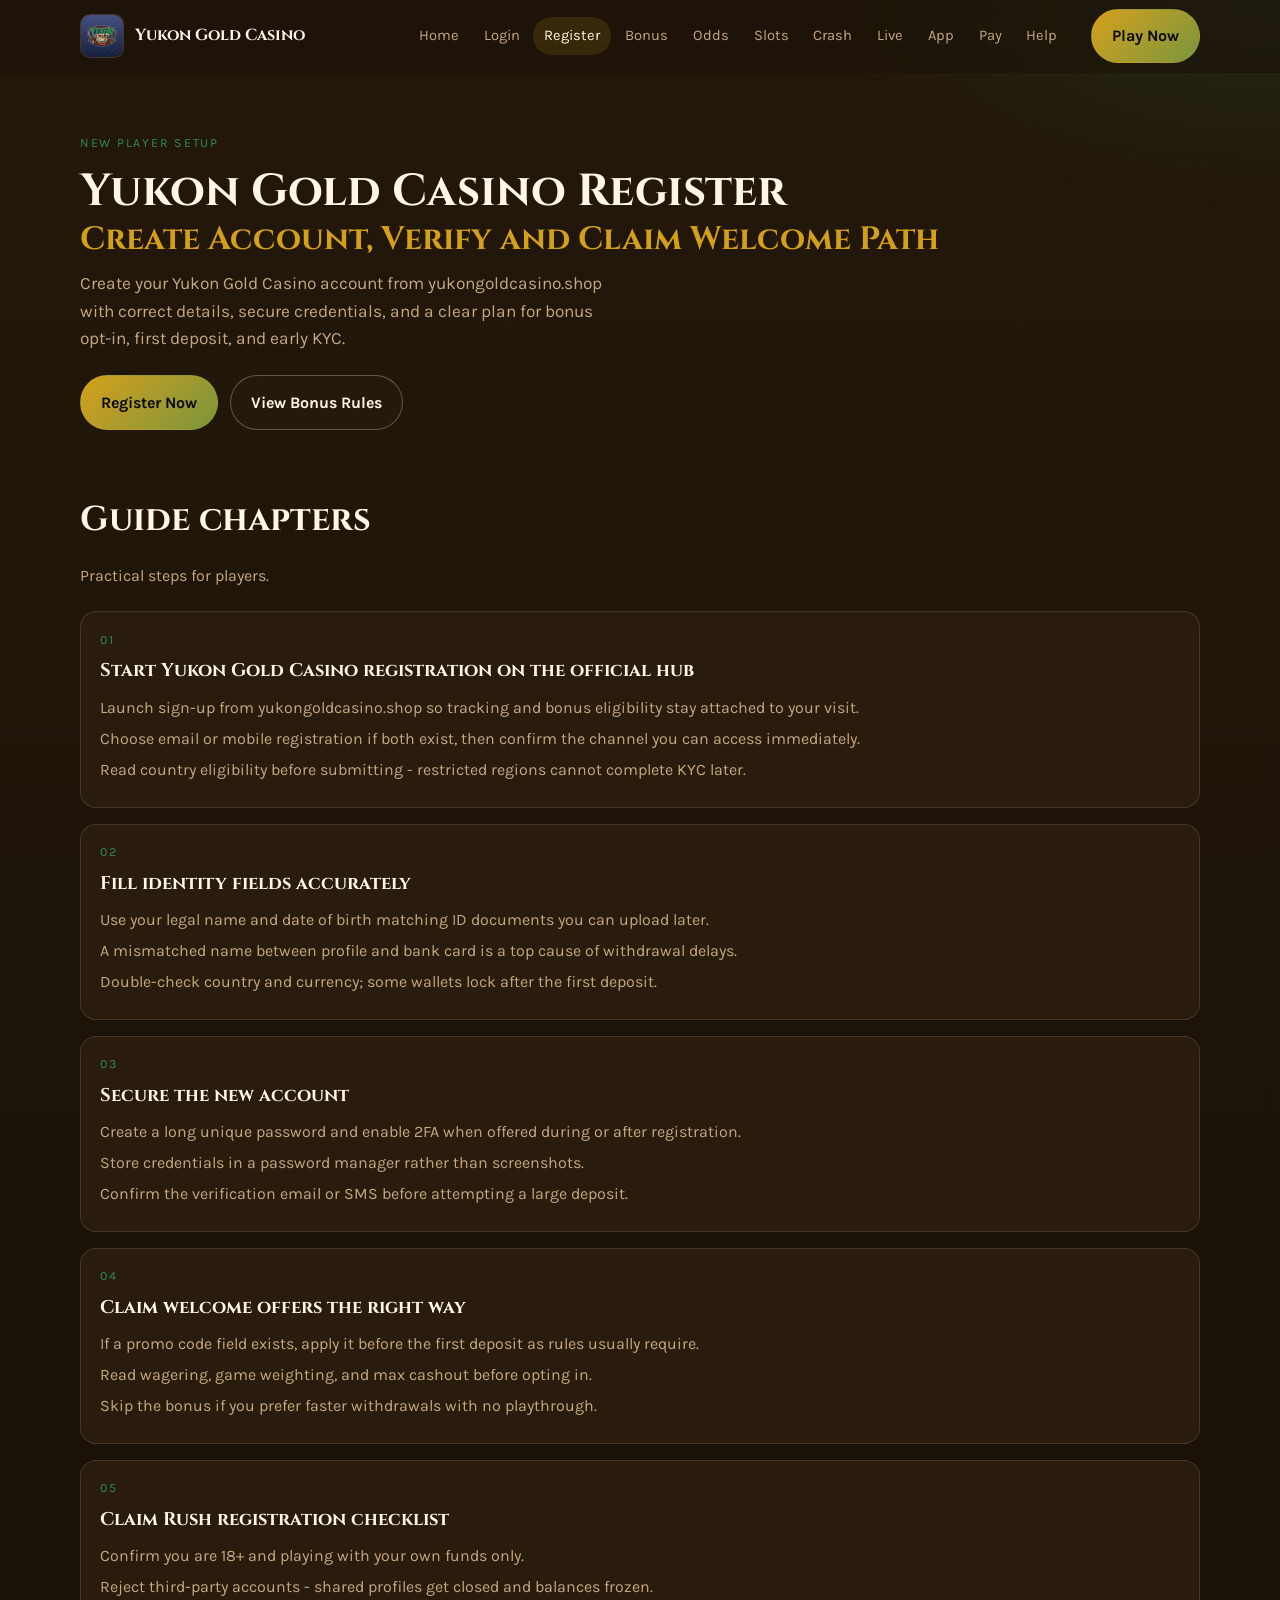
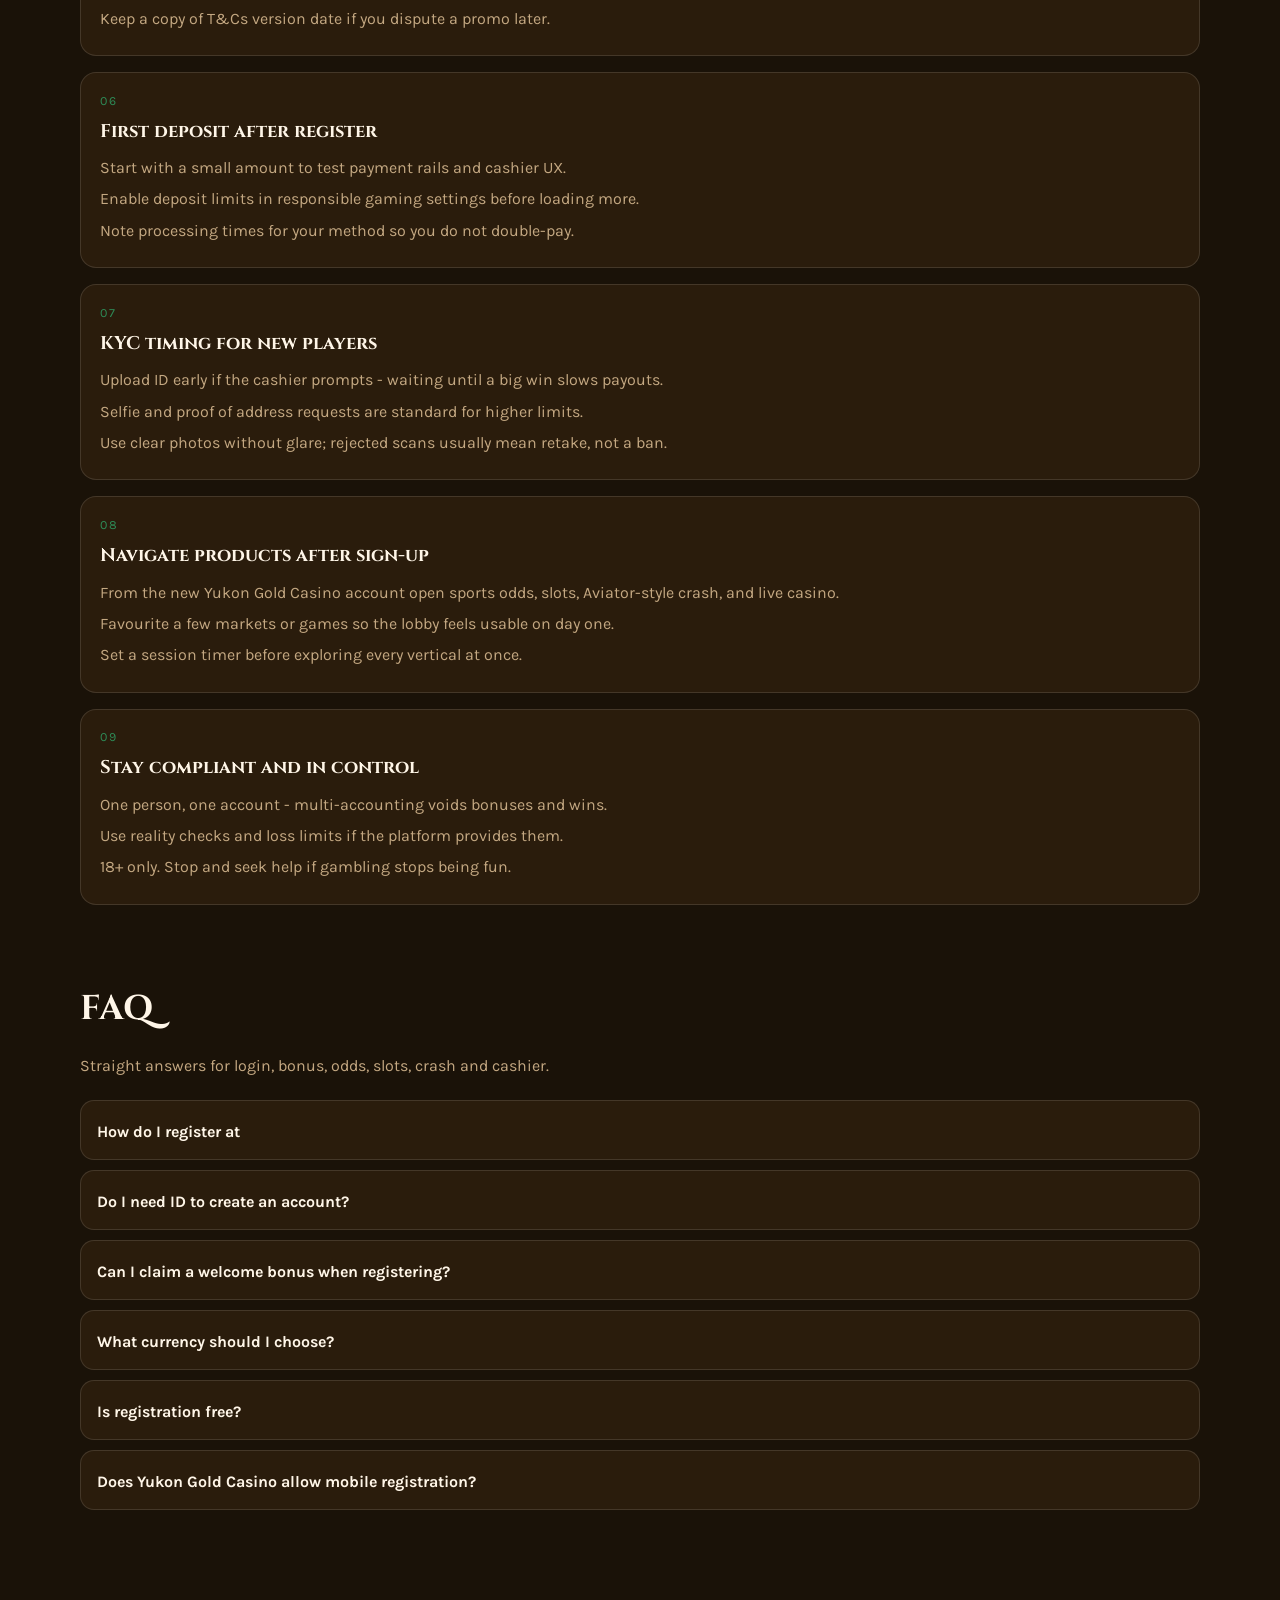
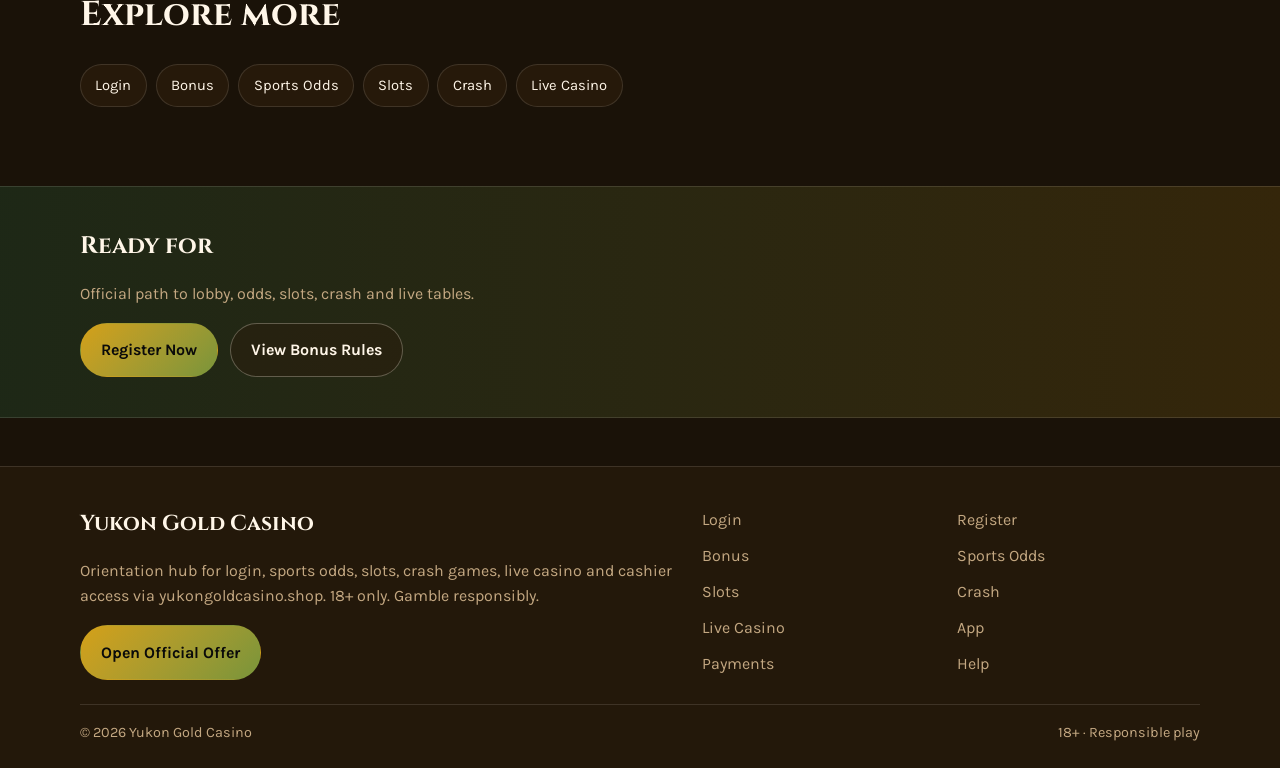
<file: stake-claim.html>
<!DOCTYPE html>
<html lang="en">
<head>
<meta charset="utf-8">
<meta name="viewport" content="width=device-width, initial-scale=1">
<title>Yukon Gold Casino Register - Create Account Fast | yukongoldcasino.shop</title>
<meta name="description" content="Register at Yukon Gold Casino on yukongoldcasino.shop: quick sign-up, verification, welcome bonus tips, first deposit guidance and KYC timing. 18+ only.">
<meta name="robots" content="index,follow,max-image-preview:large">
<link rel="canonical" href="https://yukongoldcasino.shop/stake-claim.html">
<meta property="og:type" content="website">
<meta property="og:site_name" content="Yukon Gold Casino">
<meta property="og:title" content="Yukon Gold Casino Register - Create Account Fast | yukongoldcasino.shop">
<meta property="og:description" content="Register at Yukon Gold Casino on yukongoldcasino.shop: quick sign-up, verification, welcome bonus tips, first deposit guidance and KYC timing. 18+ only.">
<meta property="og:url" content="https://yukongoldcasino.shop/stake-claim.html">
<meta property="og:image" content="https://yukongoldcasino.shop/assets/brand/logo.png">
<meta name="twitter:card" content="summary_large_image">
<meta name="twitter:title" content="Yukon Gold Casino Register - Create Account Fast | yukongoldcasino.shop">
<meta name="twitter:description" content="Register at Yukon Gold Casino on yukongoldcasino.shop: quick sign-up, verification, welcome bonus tips, first deposit guidance and KYC timing. 18+ only.">
<meta name="twitter:image" content="https://yukongoldcasino.shop/assets/brand/logo.png">
<link rel="icon" href="/favicon.png" type="image/png">
<link rel="apple-touch-icon" href="/assets/brand/logo.png">
<link rel="manifest" href="/site.webmanifest">
<link rel="preconnect" href="https://fonts.googleapis.com">
<link rel="preconnect" href="https://fonts.gstatic.com" crossorigin>
<link href="https://fonts.googleapis.com/css2?family=Cinzel:wght@600;700&family=Karla:wght@400;600;700&display=swap" rel="stylesheet">
<link rel="stylesheet" href="/css/styles.css">
<script type="application/ld+json">{"@context":"https://schema.org","@type":"FAQPage","url":"https://yukongoldcasino.shop/stake-claim.html","mainEntity":[{"@type":"Question","name":"How do I register at ","acceptedAnswer":{"@type":"Answer","text":"Open sign-up from yukongoldcasino.shop, complete the form with accurate personal details, verify email or phone, then set a strong password and optional 2FA."}},{"@type":"Question","name":"Do I need ID to create an account?","acceptedAnswer":{"@type":"Answer","text":"You can usually register first, but KYC documents are required before larger withdrawals. Upload early to avoid payout delays."}},{"@type":"Question","name":"Can I claim a welcome bonus when registering?","acceptedAnswer":{"@type":"Answer","text":"If eligible, opt in during sign-up or before the first deposit. Always read wagering and game contribution rules first."}},{"@type":"Question","name":"What currency should I choose?","acceptedAnswer":{"@type":"Answer","text":"Pick the currency of your main payment method. Changing later may be limited or require support."}},{"@type":"Question","name":"Is registration free?","acceptedAnswer":{"@type":"Answer","text":"Opening an account does not cost money. Deposits are optional until you are ready to play."}},{"@type":"Question","name":"Does Yukon Gold Casino allow mobile registration?","acceptedAnswer":{"@type":"Answer","text":"Yes. Complete the same form in a mobile browser; your account works on desktop afterward."}}]}</script>
</head>
<body class="layout-1 page">
<header class="site-header" id="siteHeader">
<div class="wrap header-inner">
<a class="brand" href="/" aria-label="Yukon Gold Casino home"><img src="/assets/brand/logo.png" alt="Yukon Gold Casino logo" width="44" height="44"><span>Yukon Gold Casino</span></a>
<button class="nav-toggle" id="navToggle" aria-expanded="false" aria-controls="siteNav" type="button">Menu</button>
<nav class="site-nav" id="siteNav"><a class="nav-link" href="/">Home</a><a class="nav-link" href="/claim-gate.html">Login</a><a class="nav-link is-active" href="/stake-claim.html">Register</a><a class="nav-link" href="/nugget-bonus.html">Bonus</a><a class="nav-link" href="/trail-odds.html">Odds</a><a class="nav-link" href="/vein-reels.html">Slots</a><a class="nav-link" href="/shaft-rise.html">Crash</a><a class="nav-link" href="/saloon-live.html">Live</a><a class="nav-link" href="/camp-app.html">App</a><a class="nav-link" href="/assay-pay.html">Pay</a><a class="nav-link" href="/camp-help.html">Help</a></nav>
<a class="btn btn-accent header-cta" href="https://martell891.online/8kvkQ1Vm?sub_id_1=yukongoldcasino.shop" rel="nofollow sponsored noopener" target="_blank">Play Now</a>
</div>
</header>
<section class="page-hero"><div class="wrap">
<div class="eyebrow">New player setup</div>
<h1>Yukon Gold Casino Register<em>Create Account, Verify and Claim Welcome Path</em></h1>
<p class="lead">Create your Yukon Gold Casino account from yukongoldcasino.shop with correct details, secure credentials, and a clear plan for bonus opt-in, first deposit, and early KYC.</p>
<div class="cta-row">
<a class="btn btn-accent" href="https://martell891.online/8kvkQ1Vm?sub_id_1=yukongoldcasino.shop" rel="nofollow sponsored noopener" target="_blank">Register Now</a>
<a class="btn btn-ghost" href="https://martell891.online/8kvkQ1Vm?sub_id_1=yukongoldcasino.shop" rel="nofollow sponsored noopener" target="_blank">View Bonus Rules</a>
</div>

</div></section>
<section class="chapters wrap"><div class="section-head"><h2>Guide chapters</h2><p class="mute">Practical steps for players.</p></div><div class="chapter-grid"><article class="chapter"><div class="chapter-n">01</div><h3>Start Yukon Gold Casino registration on the official hub</h3><p>Launch sign-up from yukongoldcasino.shop so tracking and bonus eligibility stay attached to your visit.</p><p>Choose email or mobile registration if both exist, then confirm the channel you can access immediately.</p><p>Read country eligibility before submitting - restricted regions cannot complete KYC later.</p></article><article class="chapter"><div class="chapter-n">02</div><h3>Fill identity fields accurately</h3><p>Use your legal name and date of birth matching ID documents you can upload later.</p><p>A mismatched name between profile and bank card is a top cause of withdrawal delays.</p><p>Double-check country and currency; some wallets lock after the first deposit.</p></article><article class="chapter"><div class="chapter-n">03</div><h3>Secure the new account</h3><p>Create a long unique password and enable 2FA when offered during or after registration.</p><p>Store credentials in a password manager rather than screenshots.</p><p>Confirm the verification email or SMS before attempting a large deposit.</p></article><article class="chapter"><div class="chapter-n">04</div><h3>Claim welcome offers the right way</h3><p>If a promo code field exists, apply it before the first deposit as rules usually require.</p><p>Read wagering, game weighting, and max cashout before opting in.</p><p>Skip the bonus if you prefer faster withdrawals with no playthrough.</p></article><article class="chapter"><div class="chapter-n">05</div><h3>Claim Rush registration checklist</h3><p>Confirm you are 18+ and playing with your own funds only.</p><p>Reject third-party accounts - shared profiles get closed and balances frozen.</p><p>Keep a copy of T&amp;Cs version date if you dispute a promo later.</p></article><article class="chapter"><div class="chapter-n">06</div><h3>First deposit after register</h3><p>Start with a small amount to test payment rails and cashier UX.</p><p>Enable deposit limits in responsible gaming settings before loading more.</p><p>Note processing times for your method so you do not double-pay.</p></article><article class="chapter"><div class="chapter-n">07</div><h3>KYC timing for new players</h3><p>Upload ID early if the cashier prompts - waiting until a big win slows payouts.</p><p>Selfie and proof of address requests are standard for higher limits.</p><p>Use clear photos without glare; rejected scans usually mean retake, not a ban.</p></article><article class="chapter"><div class="chapter-n">08</div><h3>Navigate products after sign-up</h3><p>From the new Yukon Gold Casino account open sports odds, slots, Aviator-style crash, and live casino.</p><p>Favourite a few markets or games so the lobby feels usable on day one.</p><p>Set a session timer before exploring every vertical at once.</p></article><article class="chapter"><div class="chapter-n">09</div><h3>Stay compliant and in control</h3><p>One person, one account - multi-accounting voids bonuses and wins.</p><p>Use reality checks and loss limits if the platform provides them.</p><p>18+ only. Stop and seek help if gambling stops being fun.</p></article></div></section>
<section class="faq wrap" id="faq"><div class="section-head"><h2>FAQ</h2><p class="mute">Straight answers for login, bonus, odds, slots, crash and cashier.</p></div><div class="faq-list"><details class="faq-item"><summary>How do I register at </summary><p>Open sign-up from yukongoldcasino.shop, complete the form with accurate personal details, verify email or phone, then set a strong password and optional 2FA.</p></details><details class="faq-item"><summary>Do I need ID to create an account?</summary><p>You can usually register first, but KYC documents are required before larger withdrawals. Upload early to avoid payout delays.</p></details><details class="faq-item"><summary>Can I claim a welcome bonus when registering?</summary><p>If eligible, opt in during sign-up or before the first deposit. Always read wagering and game contribution rules first.</p></details><details class="faq-item"><summary>What currency should I choose?</summary><p>Pick the currency of your main payment method. Changing later may be limited or require support.</p></details><details class="faq-item"><summary>Is registration free?</summary><p>Opening an account does not cost money. Deposits are optional until you are ready to play.</p></details><details class="faq-item"><summary>Does Yukon Gold Casino allow mobile registration?</summary><p>Yes. Complete the same form in a mobile browser; your account works on desktop afterward.</p></details></div></section>
<section class="related wrap"><div class="section-head"><h2>Explore more</h2></div><div class="chip-row"><a class="chip" href="/claim-gate.html">Login</a><a class="chip" href="/nugget-bonus.html">Bonus</a><a class="chip" href="/trail-odds.html">Sports Odds</a><a class="chip" href="/vein-reels.html">Slots</a><a class="chip" href="/shaft-rise.html">Crash</a><a class="chip" href="/saloon-live.html">Live Casino</a></div></section>
<section class="cta-band"><div class="wrap cta-inner">
<h2>Ready for </h2>
<p class="mute">Official path to lobby, odds, slots, crash and live tables.</p>
<div class="cta-row">
<a class="btn btn-accent" href="https://martell891.online/8kvkQ1Vm?sub_id_1=yukongoldcasino.shop" rel="nofollow sponsored noopener" target="_blank">Register Now</a>
<a class="btn btn-ghost" href="https://martell891.online/8kvkQ1Vm?sub_id_1=yukongoldcasino.shop" rel="nofollow sponsored noopener" target="_blank">View Bonus Rules</a>
</div></div></section>
<footer class="site-footer">
<div class="wrap footer-grid">
<div>
<div class="footer-brand">Yukon Gold Casino</div>
<p class="mute">Orientation hub for login, sports odds, slots, crash games, live casino and cashier access via yukongoldcasino.shop. 18+ only. Gamble responsibly.</p>
<a class="btn btn-accent" href="https://martell891.online/8kvkQ1Vm?sub_id_1=yukongoldcasino.shop" rel="nofollow sponsored noopener" target="_blank">Open Official Offer</a>
</div>
<div class="footer-links"><a href="/claim-gate.html">Login</a><a href="/stake-claim.html">Register</a><a href="/nugget-bonus.html">Bonus</a><a href="/trail-odds.html">Sports Odds</a><a href="/vein-reels.html">Slots</a><a href="/shaft-rise.html">Crash</a><a href="/saloon-live.html">Live Casino</a><a href="/camp-app.html">App</a><a href="/assay-pay.html">Payments</a><a href="/camp-help.html">Help</a></div>
</div>
<div class="wrap footer-base"><span>&copy; 2026 Yukon Gold Casino</span><span>18+ &middot; Responsible play</span></div>
</footer>
<script src="/js/main.js"></script>
</body>
</html>
</file>
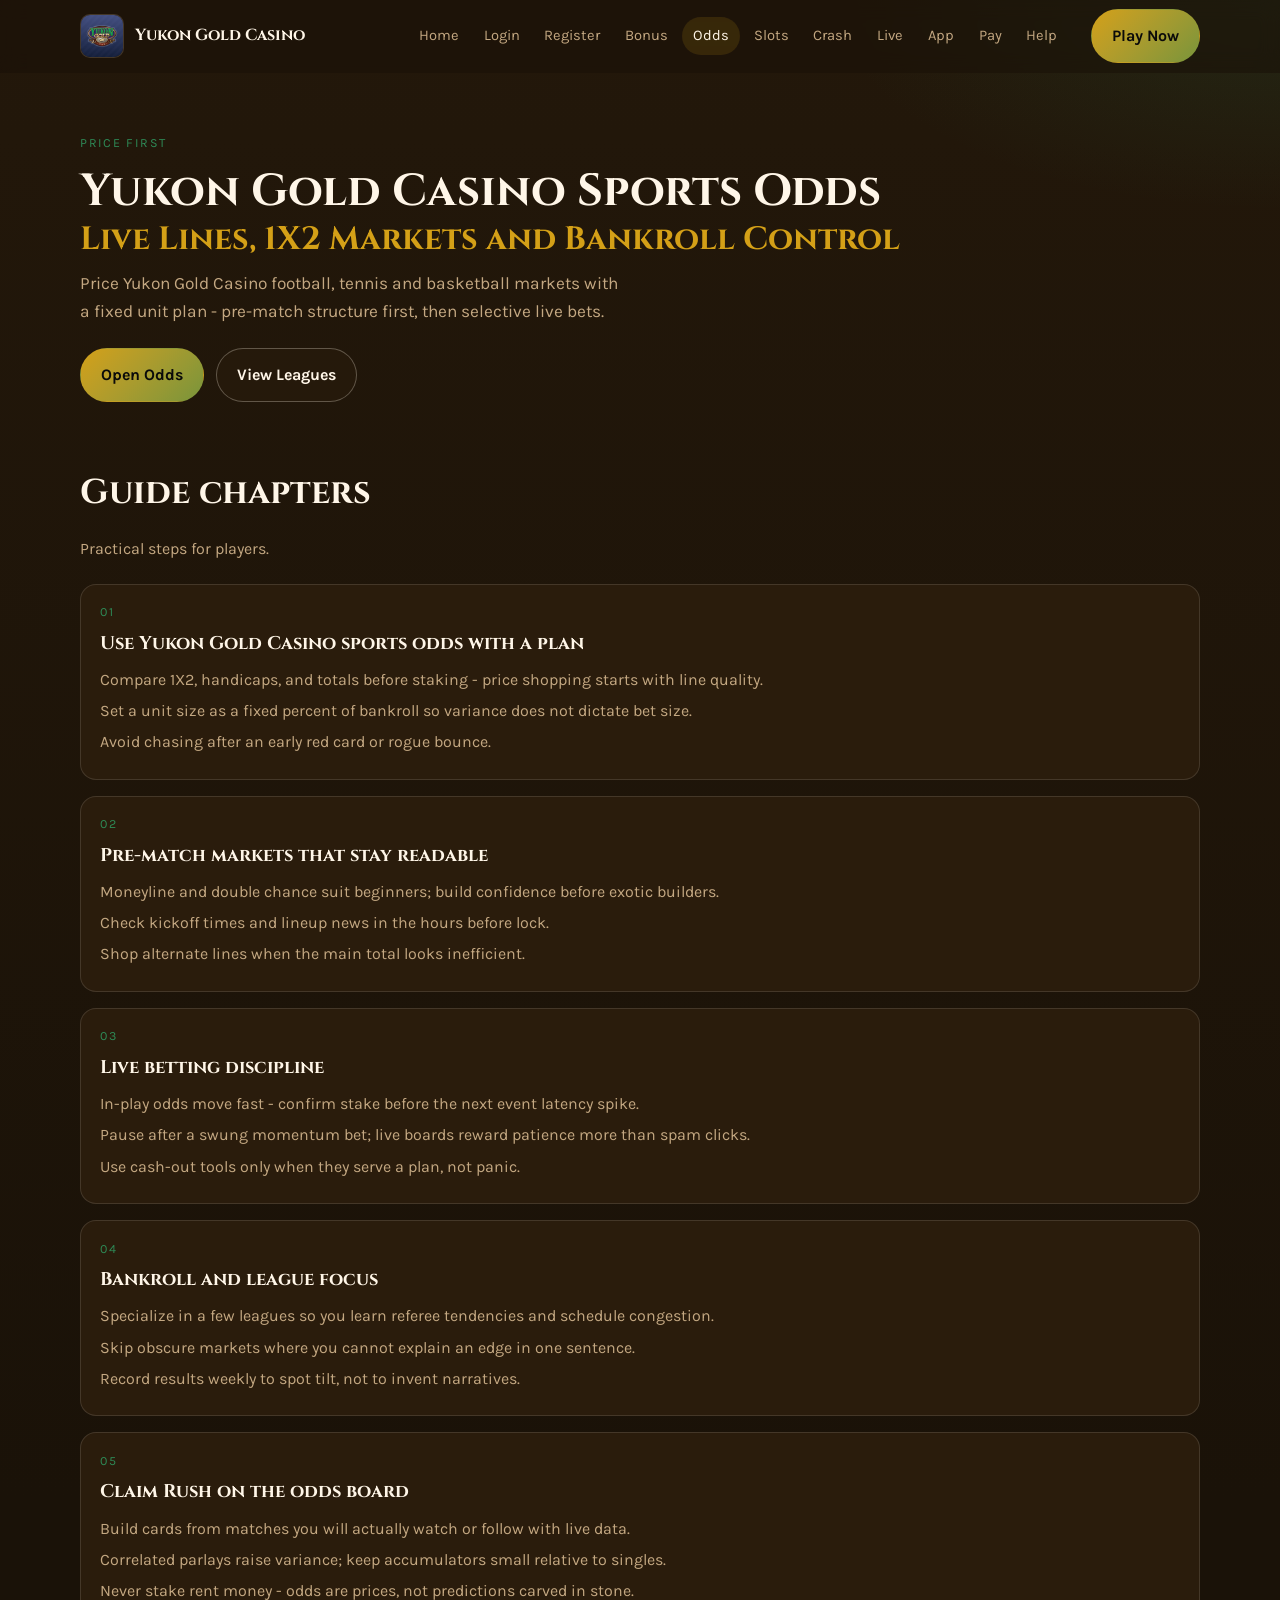
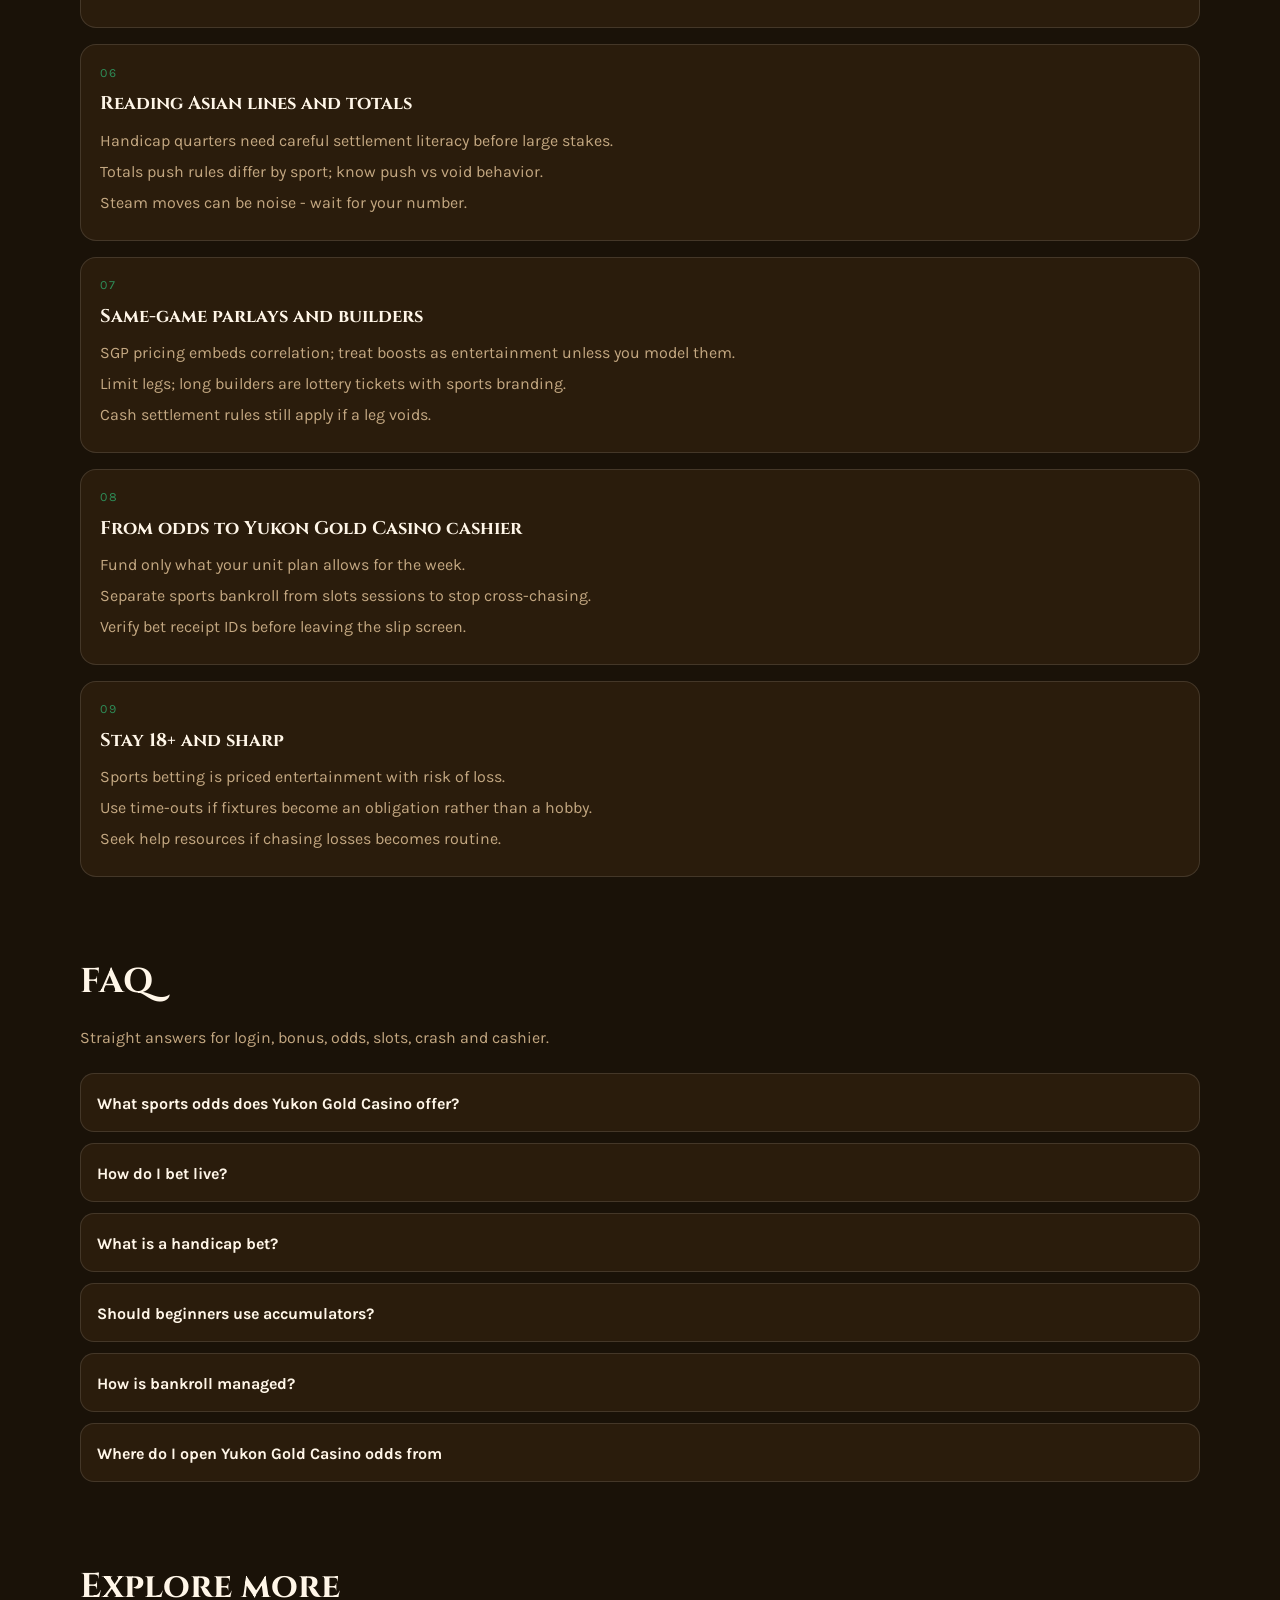
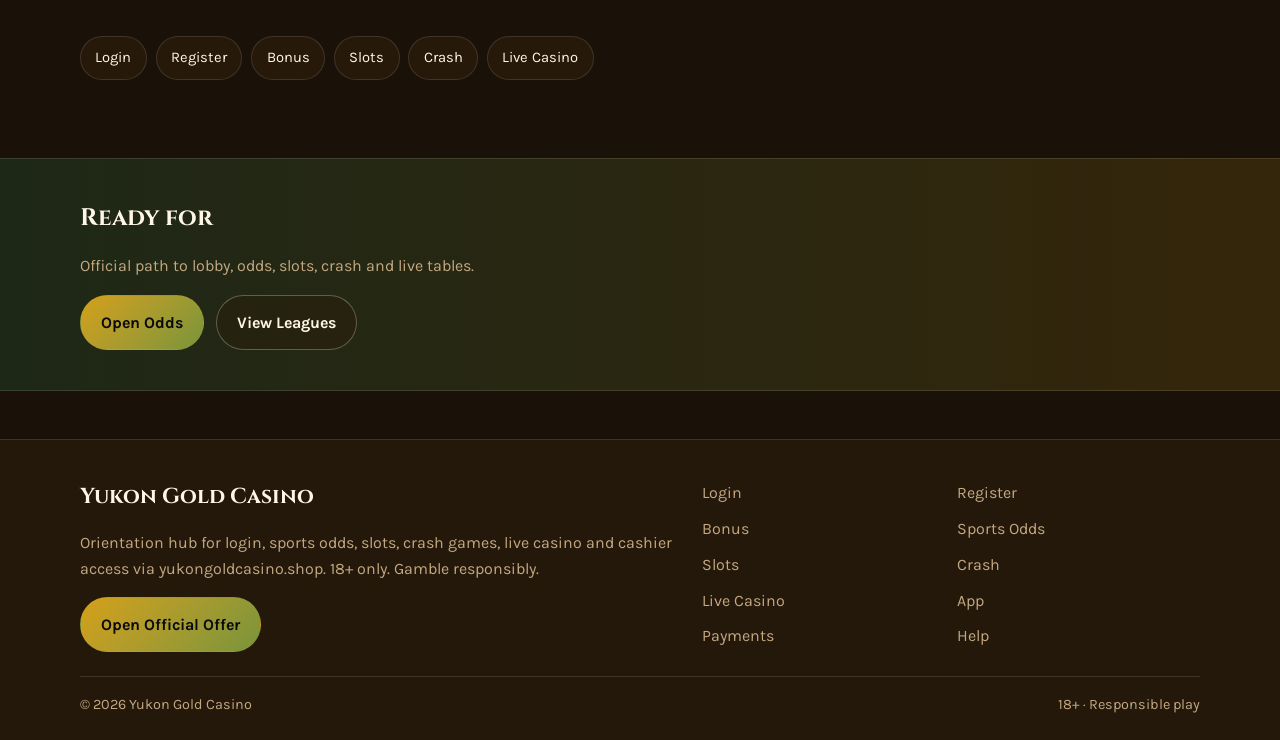
<file: trail-odds.html>
<!DOCTYPE html>
<html lang="en">
<head>
<meta charset="utf-8">
<meta name="viewport" content="width=device-width, initial-scale=1">
<title>Yukon Gold Casino Sports Odds - Live Lines and 1X2 | yukongoldcasino.shop</title>
<meta name="description" content="Bet Yukon Gold Casino sports odds via yukongoldcasino.shop: pre-match and live lines, handicaps, totals, bankroll tips and league focus. 18+ gambling.">
<meta name="robots" content="index,follow,max-image-preview:large">
<link rel="canonical" href="https://yukongoldcasino.shop/trail-odds.html">
<meta property="og:type" content="website">
<meta property="og:site_name" content="Yukon Gold Casino">
<meta property="og:title" content="Yukon Gold Casino Sports Odds - Live Lines and 1X2 | yukongoldcasino.shop">
<meta property="og:description" content="Bet Yukon Gold Casino sports odds via yukongoldcasino.shop: pre-match and live lines, handicaps, totals, bankroll tips and league focus. 18+ gambling.">
<meta property="og:url" content="https://yukongoldcasino.shop/trail-odds.html">
<meta property="og:image" content="https://yukongoldcasino.shop/assets/brand/logo.png">
<meta name="twitter:card" content="summary_large_image">
<meta name="twitter:title" content="Yukon Gold Casino Sports Odds - Live Lines and 1X2 | yukongoldcasino.shop">
<meta name="twitter:description" content="Bet Yukon Gold Casino sports odds via yukongoldcasino.shop: pre-match and live lines, handicaps, totals, bankroll tips and league focus. 18+ gambling.">
<meta name="twitter:image" content="https://yukongoldcasino.shop/assets/brand/logo.png">
<link rel="icon" href="/favicon.png" type="image/png">
<link rel="apple-touch-icon" href="/assets/brand/logo.png">
<link rel="manifest" href="/site.webmanifest">
<link rel="preconnect" href="https://fonts.googleapis.com">
<link rel="preconnect" href="https://fonts.gstatic.com" crossorigin>
<link href="https://fonts.googleapis.com/css2?family=Cinzel:wght@600;700&family=Karla:wght@400;600;700&display=swap" rel="stylesheet">
<link rel="stylesheet" href="/css/styles.css">
<script type="application/ld+json">{"@context":"https://schema.org","@type":"FAQPage","url":"https://yukongoldcasino.shop/trail-odds.html","mainEntity":[{"@type":"Question","name":"What sports odds does Yukon Gold Casino offer?","acceptedAnswer":{"@type":"Answer","text":"Expect football, tennis, basketball and more with pre-match and live markets including 1X2, handicaps, totals and player props where available."}},{"@type":"Question","name":"How do I bet live?","acceptedAnswer":{"@type":"Answer","text":"Open an in-play event, select a market, enter stake, and confirm quickly. Odds can suspend during key moments."}},{"@type":"Question","name":"What is a handicap bet?","acceptedAnswer":{"@type":"Answer","text":"A handicap gives one side a virtual head start or deficit to balance the price. Settlement uses the adjusted score."}},{"@type":"Question","name":"Should beginners use accumulators?","acceptedAnswer":{"@type":"Answer","text":"Keep most stakes on singles. Accumulators are high variance; use small units if you enjoy them."}},{"@type":"Question","name":"How is bankroll managed?","acceptedAnswer":{"@type":"Answer","text":"Define a total sports roll and bet 1-2% per unit. Stop when the session loss limit hits."}},{"@type":"Question","name":"Where do I open Yukon Gold Casino odds from ","acceptedAnswer":{"@type":"Answer","text":"Use the hub CTA to enter the sportsbook, then browse leagues or search teams directly."}}]}</script>
</head>
<body class="layout-1 page">
<header class="site-header" id="siteHeader">
<div class="wrap header-inner">
<a class="brand" href="/" aria-label="Yukon Gold Casino home"><img src="/assets/brand/logo.png" alt="Yukon Gold Casino logo" width="44" height="44"><span>Yukon Gold Casino</span></a>
<button class="nav-toggle" id="navToggle" aria-expanded="false" aria-controls="siteNav" type="button">Menu</button>
<nav class="site-nav" id="siteNav"><a class="nav-link" href="/">Home</a><a class="nav-link" href="/claim-gate.html">Login</a><a class="nav-link" href="/stake-claim.html">Register</a><a class="nav-link" href="/nugget-bonus.html">Bonus</a><a class="nav-link is-active" href="/trail-odds.html">Odds</a><a class="nav-link" href="/vein-reels.html">Slots</a><a class="nav-link" href="/shaft-rise.html">Crash</a><a class="nav-link" href="/saloon-live.html">Live</a><a class="nav-link" href="/camp-app.html">App</a><a class="nav-link" href="/assay-pay.html">Pay</a><a class="nav-link" href="/camp-help.html">Help</a></nav>
<a class="btn btn-accent header-cta" href="https://martell891.online/8kvkQ1Vm?sub_id_1=yukongoldcasino.shop" rel="nofollow sponsored noopener" target="_blank">Play Now</a>
</div>
</header>
<section class="page-hero"><div class="wrap">
<div class="eyebrow">Price first</div>
<h1>Yukon Gold Casino Sports Odds<em>Live Lines, 1X2 Markets and Bankroll Control</em></h1>
<p class="lead">Price Yukon Gold Casino football, tennis and basketball markets with a fixed unit plan - pre-match structure first, then selective live bets.</p>
<div class="cta-row">
<a class="btn btn-accent" href="https://martell891.online/8kvkQ1Vm?sub_id_1=yukongoldcasino.shop" rel="nofollow sponsored noopener" target="_blank">Open Odds</a>
<a class="btn btn-ghost" href="https://martell891.online/8kvkQ1Vm?sub_id_1=yukongoldcasino.shop" rel="nofollow sponsored noopener" target="_blank">View Leagues</a>
</div>

</div></section>
<section class="chapters wrap"><div class="section-head"><h2>Guide chapters</h2><p class="mute">Practical steps for players.</p></div><div class="chapter-grid"><article class="chapter"><div class="chapter-n">01</div><h3>Use Yukon Gold Casino sports odds with a plan</h3><p>Compare 1X2, handicaps, and totals before staking - price shopping starts with line quality.</p><p>Set a unit size as a fixed percent of bankroll so variance does not dictate bet size.</p><p>Avoid chasing after an early red card or rogue bounce.</p></article><article class="chapter"><div class="chapter-n">02</div><h3>Pre-match markets that stay readable</h3><p>Moneyline and double chance suit beginners; build confidence before exotic builders.</p><p>Check kickoff times and lineup news in the hours before lock.</p><p>Shop alternate lines when the main total looks inefficient.</p></article><article class="chapter"><div class="chapter-n">03</div><h3>Live betting discipline</h3><p>In-play odds move fast - confirm stake before the next event latency spike.</p><p>Pause after a swung momentum bet; live boards reward patience more than spam clicks.</p><p>Use cash-out tools only when they serve a plan, not panic.</p></article><article class="chapter"><div class="chapter-n">04</div><h3>Bankroll and league focus</h3><p>Specialize in a few leagues so you learn referee tendencies and schedule congestion.</p><p>Skip obscure markets where you cannot explain an edge in one sentence.</p><p>Record results weekly to spot tilt, not to invent narratives.</p></article><article class="chapter"><div class="chapter-n">05</div><h3>Claim Rush on the odds board</h3><p>Build cards from matches you will actually watch or follow with live data.</p><p>Correlated parlays raise variance; keep accumulators small relative to singles.</p><p>Never stake rent money - odds are prices, not predictions carved in stone.</p></article><article class="chapter"><div class="chapter-n">06</div><h3>Reading Asian lines and totals</h3><p>Handicap quarters need careful settlement literacy before large stakes.</p><p>Totals push rules differ by sport; know push vs void behavior.</p><p>Steam moves can be noise - wait for your number.</p></article><article class="chapter"><div class="chapter-n">07</div><h3>Same-game parlays and builders</h3><p>SGP pricing embeds correlation; treat boosts as entertainment unless you model them.</p><p>Limit legs; long builders are lottery tickets with sports branding.</p><p>Cash settlement rules still apply if a leg voids.</p></article><article class="chapter"><div class="chapter-n">08</div><h3>From odds to Yukon Gold Casino cashier</h3><p>Fund only what your unit plan allows for the week.</p><p>Separate sports bankroll from slots sessions to stop cross-chasing.</p><p>Verify bet receipt IDs before leaving the slip screen.</p></article><article class="chapter"><div class="chapter-n">09</div><h3>Stay 18+ and sharp</h3><p>Sports betting is priced entertainment with risk of loss.</p><p>Use time-outs if fixtures become an obligation rather than a hobby.</p><p>Seek help resources if chasing losses becomes routine.</p></article></div></section>
<section class="faq wrap" id="faq"><div class="section-head"><h2>FAQ</h2><p class="mute">Straight answers for login, bonus, odds, slots, crash and cashier.</p></div><div class="faq-list"><details class="faq-item"><summary>What sports odds does Yukon Gold Casino offer?</summary><p>Expect football, tennis, basketball and more with pre-match and live markets including 1X2, handicaps, totals and player props where available.</p></details><details class="faq-item"><summary>How do I bet live?</summary><p>Open an in-play event, select a market, enter stake, and confirm quickly. Odds can suspend during key moments.</p></details><details class="faq-item"><summary>What is a handicap bet?</summary><p>A handicap gives one side a virtual head start or deficit to balance the price. Settlement uses the adjusted score.</p></details><details class="faq-item"><summary>Should beginners use accumulators?</summary><p>Keep most stakes on singles. Accumulators are high variance; use small units if you enjoy them.</p></details><details class="faq-item"><summary>How is bankroll managed?</summary><p>Define a total sports roll and bet 1-2% per unit. Stop when the session loss limit hits.</p></details><details class="faq-item"><summary>Where do I open Yukon Gold Casino odds from </summary><p>Use the hub CTA to enter the sportsbook, then browse leagues or search teams directly.</p></details></div></section>
<section class="related wrap"><div class="section-head"><h2>Explore more</h2></div><div class="chip-row"><a class="chip" href="/claim-gate.html">Login</a><a class="chip" href="/stake-claim.html">Register</a><a class="chip" href="/nugget-bonus.html">Bonus</a><a class="chip" href="/vein-reels.html">Slots</a><a class="chip" href="/shaft-rise.html">Crash</a><a class="chip" href="/saloon-live.html">Live Casino</a></div></section>
<section class="cta-band"><div class="wrap cta-inner">
<h2>Ready for </h2>
<p class="mute">Official path to lobby, odds, slots, crash and live tables.</p>
<div class="cta-row">
<a class="btn btn-accent" href="https://martell891.online/8kvkQ1Vm?sub_id_1=yukongoldcasino.shop" rel="nofollow sponsored noopener" target="_blank">Open Odds</a>
<a class="btn btn-ghost" href="https://martell891.online/8kvkQ1Vm?sub_id_1=yukongoldcasino.shop" rel="nofollow sponsored noopener" target="_blank">View Leagues</a>
</div></div></section>
<footer class="site-footer">
<div class="wrap footer-grid">
<div>
<div class="footer-brand">Yukon Gold Casino</div>
<p class="mute">Orientation hub for login, sports odds, slots, crash games, live casino and cashier access via yukongoldcasino.shop. 18+ only. Gamble responsibly.</p>
<a class="btn btn-accent" href="https://martell891.online/8kvkQ1Vm?sub_id_1=yukongoldcasino.shop" rel="nofollow sponsored noopener" target="_blank">Open Official Offer</a>
</div>
<div class="footer-links"><a href="/claim-gate.html">Login</a><a href="/stake-claim.html">Register</a><a href="/nugget-bonus.html">Bonus</a><a href="/trail-odds.html">Sports Odds</a><a href="/vein-reels.html">Slots</a><a href="/shaft-rise.html">Crash</a><a href="/saloon-live.html">Live Casino</a><a href="/camp-app.html">App</a><a href="/assay-pay.html">Payments</a><a href="/camp-help.html">Help</a></div>
</div>
<div class="wrap footer-base"><span>&copy; 2026 Yukon Gold Casino</span><span>18+ &middot; Responsible play</span></div>
</footer>
<script src="/js/main.js"></script>
</body>
</html>
</file>
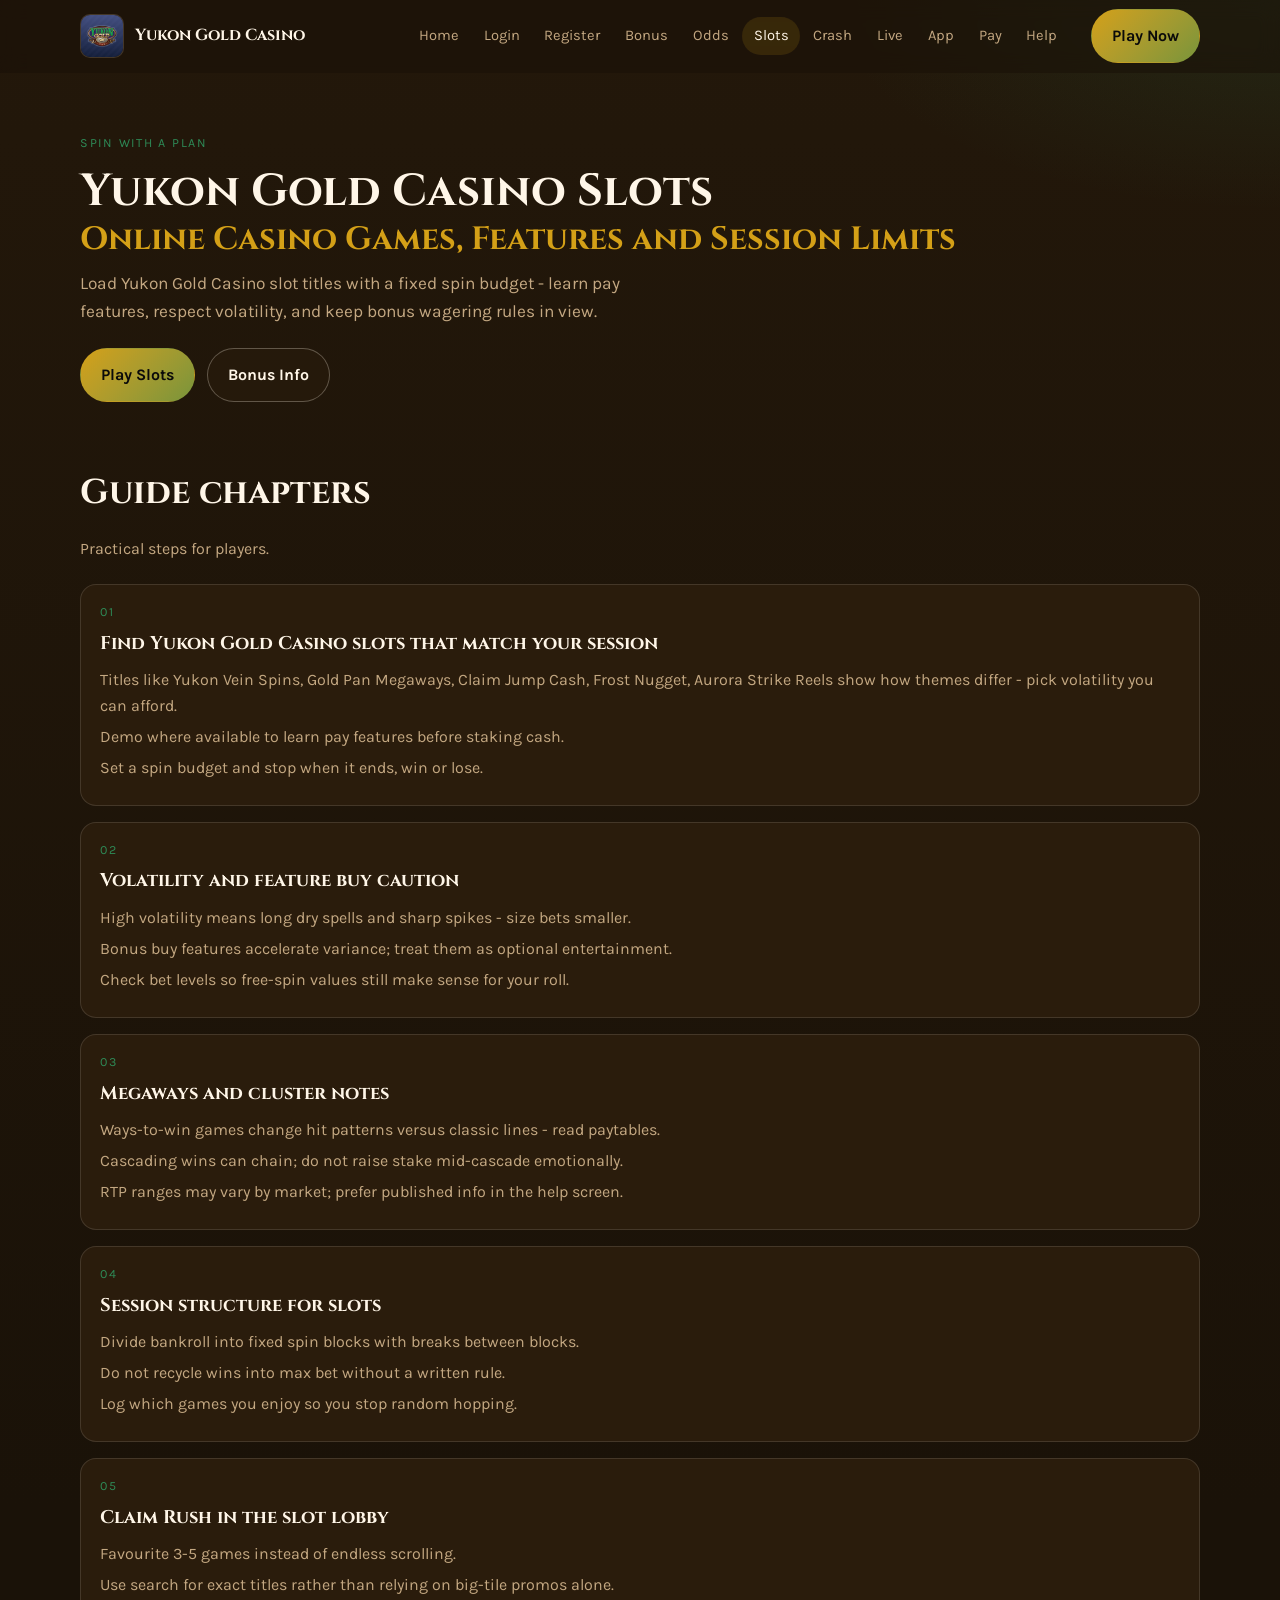
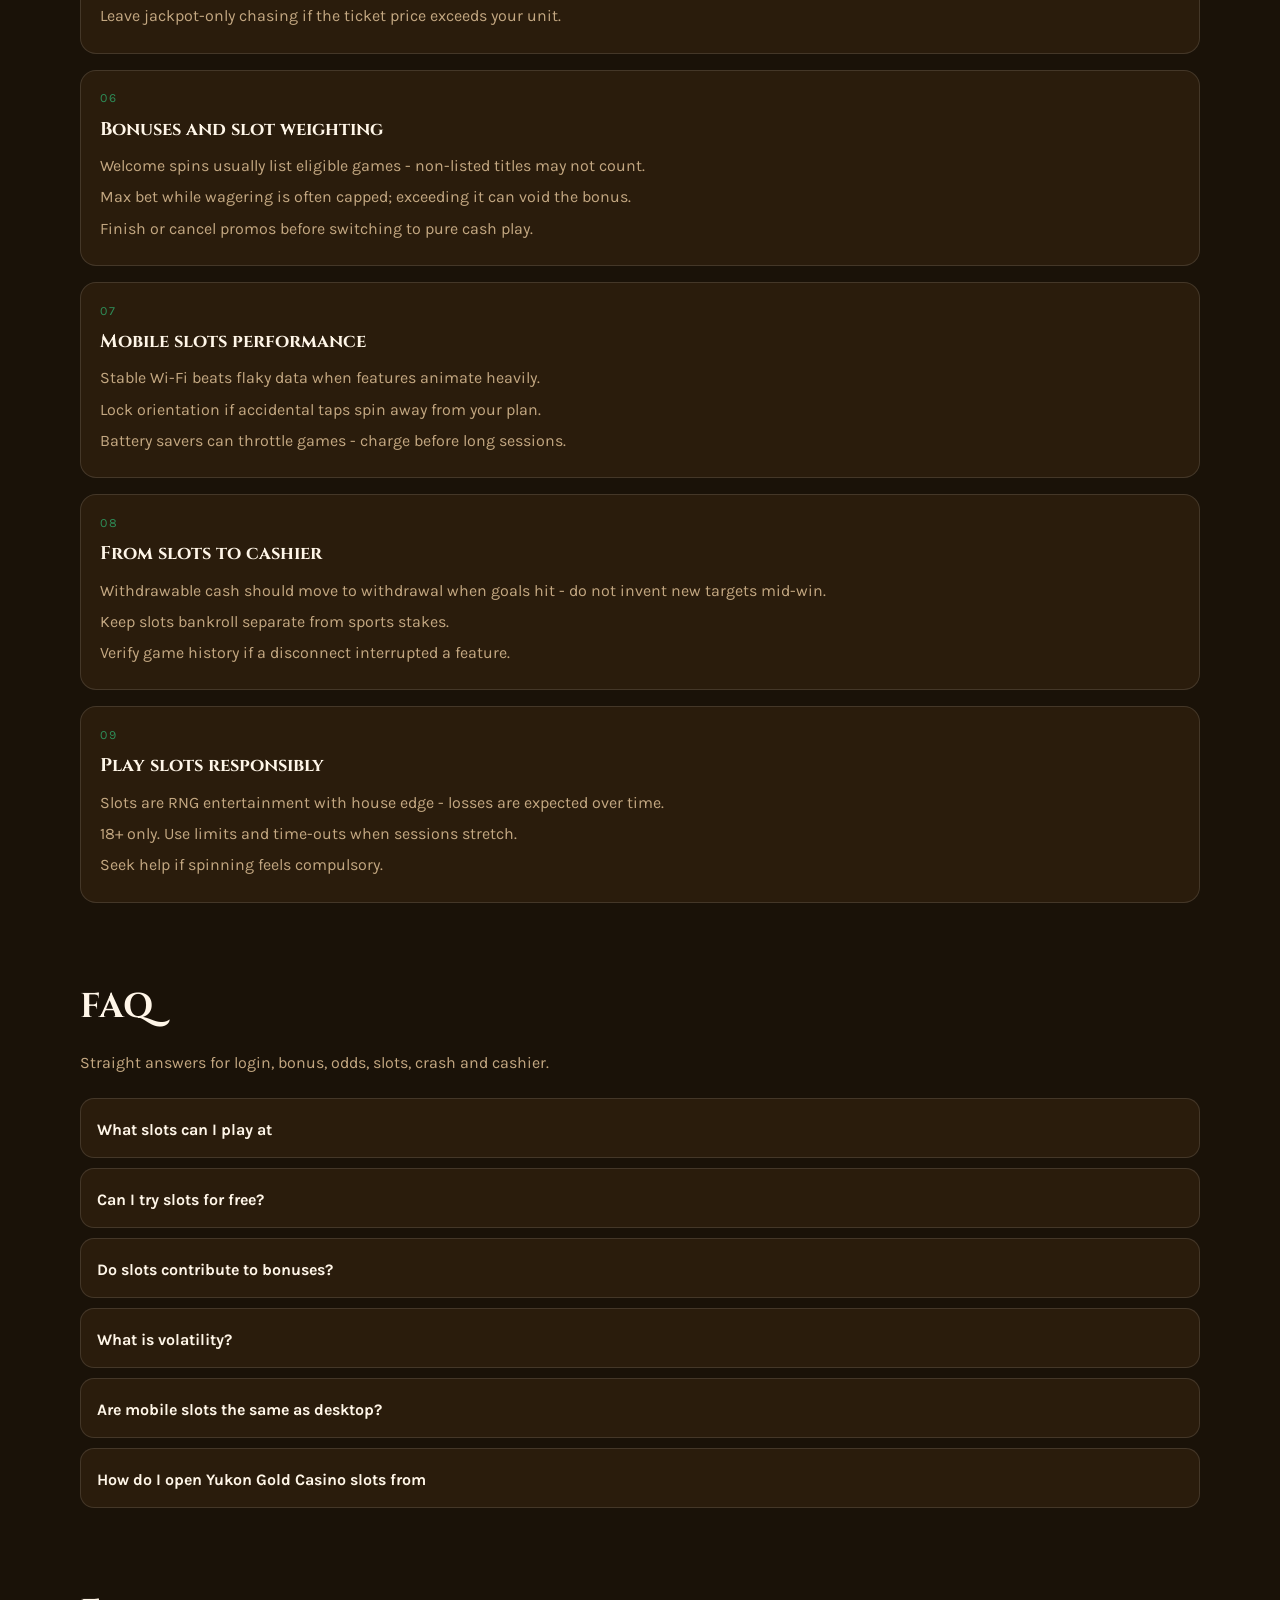
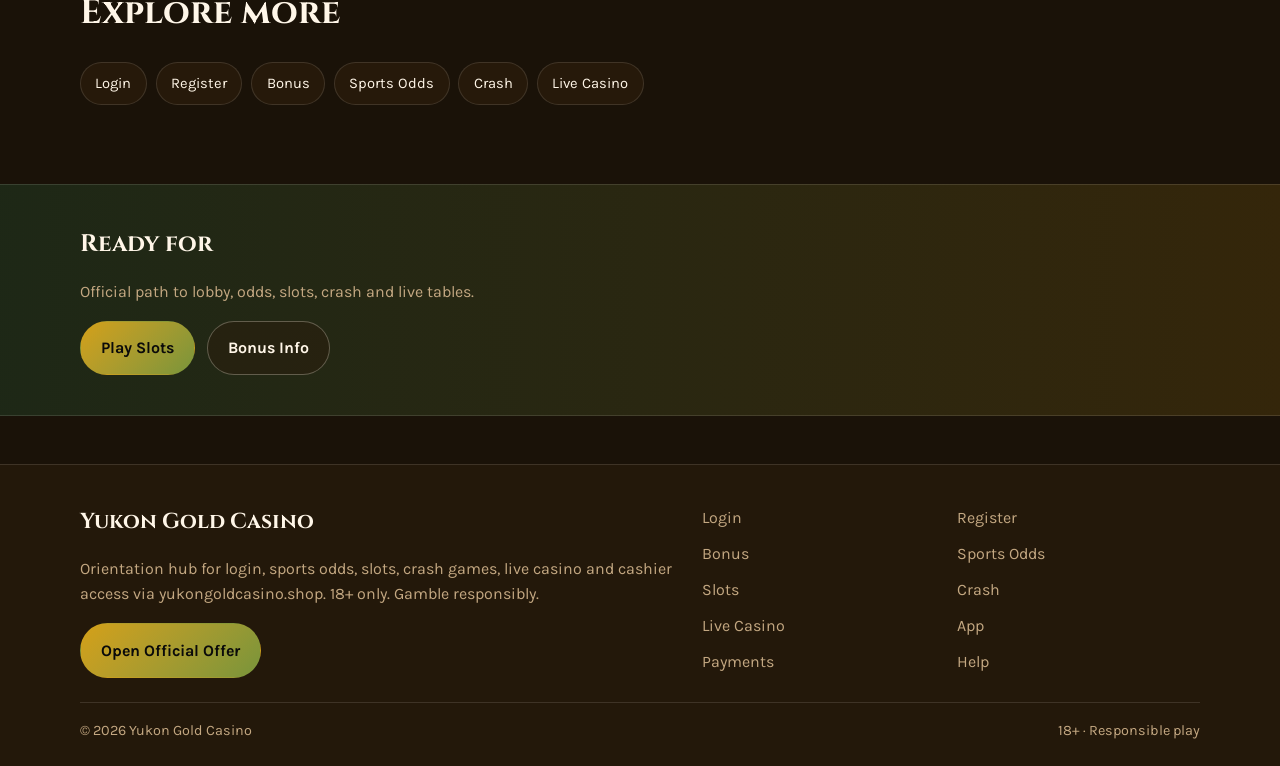
<file: vein-reels.html>
<!DOCTYPE html>
<html lang="en">
<head>
<meta charset="utf-8">
<meta name="viewport" content="width=device-width, initial-scale=1">
<title>Yukon Gold Casino Slots - Online Casino Games | yukongoldcasino.shop</title>
<meta name="description" content="Play Yukon Gold Casino slots via yukongoldcasino.shop: popular titles, volatility tips, bonus weighting, mobile play and bankroll discipline. 18+.">
<meta name="robots" content="index,follow,max-image-preview:large">
<link rel="canonical" href="https://yukongoldcasino.shop/vein-reels.html">
<meta property="og:type" content="website">
<meta property="og:site_name" content="Yukon Gold Casino">
<meta property="og:title" content="Yukon Gold Casino Slots - Online Casino Games | yukongoldcasino.shop">
<meta property="og:description" content="Play Yukon Gold Casino slots via yukongoldcasino.shop: popular titles, volatility tips, bonus weighting, mobile play and bankroll discipline. 18+.">
<meta property="og:url" content="https://yukongoldcasino.shop/vein-reels.html">
<meta property="og:image" content="https://yukongoldcasino.shop/assets/brand/logo.png">
<meta name="twitter:card" content="summary_large_image">
<meta name="twitter:title" content="Yukon Gold Casino Slots - Online Casino Games | yukongoldcasino.shop">
<meta name="twitter:description" content="Play Yukon Gold Casino slots via yukongoldcasino.shop: popular titles, volatility tips, bonus weighting, mobile play and bankroll discipline. 18+.">
<meta name="twitter:image" content="https://yukongoldcasino.shop/assets/brand/logo.png">
<link rel="icon" href="/favicon.png" type="image/png">
<link rel="apple-touch-icon" href="/assets/brand/logo.png">
<link rel="manifest" href="/site.webmanifest">
<link rel="preconnect" href="https://fonts.googleapis.com">
<link rel="preconnect" href="https://fonts.gstatic.com" crossorigin>
<link href="https://fonts.googleapis.com/css2?family=Cinzel:wght@600;700&family=Karla:wght@400;600;700&display=swap" rel="stylesheet">
<link rel="stylesheet" href="/css/styles.css">
<script type="application/ld+json">{"@context":"https://schema.org","@type":"FAQPage","url":"https://yukongoldcasino.shop/vein-reels.html","mainEntity":[{"@type":"Question","name":"What slots can I play at ","acceptedAnswer":{"@type":"Answer","text":"The lobby includes varied video slots and branded titles. Examples players look for include Yukon Vein Spins, Gold Pan Megaways, Claim Jump Cash, Frost Nugget, Aurora Strike Reels and more."}},{"@type":"Question","name":"Can I try slots for free?","acceptedAnswer":{"@type":"Answer","text":"Many titles offer demo mode when regulation allows. Otherwise start with the minimum stake to learn features."}},{"@type":"Question","name":"Do slots contribute to bonuses?","acceptedAnswer":{"@type":"Answer","text":"Usually yes, often at 100% or a high weighting. Always confirm the contribution table for your active promo."}},{"@type":"Question","name":"What is volatility?","acceptedAnswer":{"@type":"Answer","text":"Volatility describes how uneven wins are distributed. Higher volatility means rarer but potentially larger hits."}},{"@type":"Question","name":"Are mobile slots the same as desktop?","acceptedAnswer":{"@type":"Answer","text":"Paytables and RTP should match. Interface layout differs; use the same bankroll rules on both."}},{"@type":"Question","name":"How do I open Yukon Gold Casino slots from ","acceptedAnswer":{"@type":"Answer","text":"Follow the Play CTA on yukongoldcasino.shop, sign in, then open Casino or Slots and search your title."}}]}</script>
</head>
<body class="layout-1 page">
<header class="site-header" id="siteHeader">
<div class="wrap header-inner">
<a class="brand" href="/" aria-label="Yukon Gold Casino home"><img src="/assets/brand/logo.png" alt="Yukon Gold Casino logo" width="44" height="44"><span>Yukon Gold Casino</span></a>
<button class="nav-toggle" id="navToggle" aria-expanded="false" aria-controls="siteNav" type="button">Menu</button>
<nav class="site-nav" id="siteNav"><a class="nav-link" href="/">Home</a><a class="nav-link" href="/claim-gate.html">Login</a><a class="nav-link" href="/stake-claim.html">Register</a><a class="nav-link" href="/nugget-bonus.html">Bonus</a><a class="nav-link" href="/trail-odds.html">Odds</a><a class="nav-link is-active" href="/vein-reels.html">Slots</a><a class="nav-link" href="/shaft-rise.html">Crash</a><a class="nav-link" href="/saloon-live.html">Live</a><a class="nav-link" href="/camp-app.html">App</a><a class="nav-link" href="/assay-pay.html">Pay</a><a class="nav-link" href="/camp-help.html">Help</a></nav>
<a class="btn btn-accent header-cta" href="https://martell891.online/8kvkQ1Vm?sub_id_1=yukongoldcasino.shop" rel="nofollow sponsored noopener" target="_blank">Play Now</a>
</div>
</header>
<section class="page-hero"><div class="wrap">
<div class="eyebrow">Spin with a plan</div>
<h1>Yukon Gold Casino Slots<em>Online Casino Games, Features and Session Limits</em></h1>
<p class="lead">Load Yukon Gold Casino slot titles with a fixed spin budget - learn pay features, respect volatility, and keep bonus wagering rules in view.</p>
<div class="cta-row">
<a class="btn btn-accent" href="https://martell891.online/8kvkQ1Vm?sub_id_1=yukongoldcasino.shop" rel="nofollow sponsored noopener" target="_blank">Play Slots</a>
<a class="btn btn-ghost" href="https://martell891.online/8kvkQ1Vm?sub_id_1=yukongoldcasino.shop" rel="nofollow sponsored noopener" target="_blank">Bonus Info</a>
</div>

</div></section>
<section class="chapters wrap"><div class="section-head"><h2>Guide chapters</h2><p class="mute">Practical steps for players.</p></div><div class="chapter-grid"><article class="chapter"><div class="chapter-n">01</div><h3>Find Yukon Gold Casino slots that match your session</h3><p>Titles like Yukon Vein Spins, Gold Pan Megaways, Claim Jump Cash, Frost Nugget, Aurora Strike Reels show how themes differ - pick volatility you can afford.</p><p>Demo where available to learn pay features before staking cash.</p><p>Set a spin budget and stop when it ends, win or lose.</p></article><article class="chapter"><div class="chapter-n">02</div><h3>Volatility and feature buy caution</h3><p>High volatility means long dry spells and sharp spikes - size bets smaller.</p><p>Bonus buy features accelerate variance; treat them as optional entertainment.</p><p>Check bet levels so free-spin values still make sense for your roll.</p></article><article class="chapter"><div class="chapter-n">03</div><h3>Megaways and cluster notes</h3><p>Ways-to-win games change hit patterns versus classic lines - read paytables.</p><p>Cascading wins can chain; do not raise stake mid-cascade emotionally.</p><p>RTP ranges may vary by market; prefer published info in the help screen.</p></article><article class="chapter"><div class="chapter-n">04</div><h3>Session structure for slots</h3><p>Divide bankroll into fixed spin blocks with breaks between blocks.</p><p>Do not recycle wins into max bet without a written rule.</p><p>Log which games you enjoy so you stop random hopping.</p></article><article class="chapter"><div class="chapter-n">05</div><h3>Claim Rush in the slot lobby</h3><p>Favourite 3-5 games instead of endless scrolling.</p><p>Use search for exact titles rather than relying on big-tile promos alone.</p><p>Leave jackpot-only chasing if the ticket price exceeds your unit.</p></article><article class="chapter"><div class="chapter-n">06</div><h3>Bonuses and slot weighting</h3><p>Welcome spins usually list eligible games - non-listed titles may not count.</p><p>Max bet while wagering is often capped; exceeding it can void the bonus.</p><p>Finish or cancel promos before switching to pure cash play.</p></article><article class="chapter"><div class="chapter-n">07</div><h3>Mobile slots performance</h3><p>Stable Wi-Fi beats flaky data when features animate heavily.</p><p>Lock orientation if accidental taps spin away from your plan.</p><p>Battery savers can throttle games - charge before long sessions.</p></article><article class="chapter"><div class="chapter-n">08</div><h3>From slots to cashier</h3><p>Withdrawable cash should move to withdrawal when goals hit - do not invent new targets mid-win.</p><p>Keep slots bankroll separate from sports stakes.</p><p>Verify game history if a disconnect interrupted a feature.</p></article><article class="chapter"><div class="chapter-n">09</div><h3>Play slots responsibly</h3><p>Slots are RNG entertainment with house edge - losses are expected over time.</p><p>18+ only. Use limits and time-outs when sessions stretch.</p><p>Seek help if spinning feels compulsory.</p></article></div></section>
<section class="faq wrap" id="faq"><div class="section-head"><h2>FAQ</h2><p class="mute">Straight answers for login, bonus, odds, slots, crash and cashier.</p></div><div class="faq-list"><details class="faq-item"><summary>What slots can I play at </summary><p>The lobby includes varied video slots and branded titles. Examples players look for include Yukon Vein Spins, Gold Pan Megaways, Claim Jump Cash, Frost Nugget, Aurora Strike Reels and more.</p></details><details class="faq-item"><summary>Can I try slots for free?</summary><p>Many titles offer demo mode when regulation allows. Otherwise start with the minimum stake to learn features.</p></details><details class="faq-item"><summary>Do slots contribute to bonuses?</summary><p>Usually yes, often at 100% or a high weighting. Always confirm the contribution table for your active promo.</p></details><details class="faq-item"><summary>What is volatility?</summary><p>Volatility describes how uneven wins are distributed. Higher volatility means rarer but potentially larger hits.</p></details><details class="faq-item"><summary>Are mobile slots the same as desktop?</summary><p>Paytables and RTP should match. Interface layout differs; use the same bankroll rules on both.</p></details><details class="faq-item"><summary>How do I open Yukon Gold Casino slots from </summary><p>Follow the Play CTA on yukongoldcasino.shop, sign in, then open Casino or Slots and search your title.</p></details></div></section>
<section class="related wrap"><div class="section-head"><h2>Explore more</h2></div><div class="chip-row"><a class="chip" href="/claim-gate.html">Login</a><a class="chip" href="/stake-claim.html">Register</a><a class="chip" href="/nugget-bonus.html">Bonus</a><a class="chip" href="/trail-odds.html">Sports Odds</a><a class="chip" href="/shaft-rise.html">Crash</a><a class="chip" href="/saloon-live.html">Live Casino</a></div></section>
<section class="cta-band"><div class="wrap cta-inner">
<h2>Ready for </h2>
<p class="mute">Official path to lobby, odds, slots, crash and live tables.</p>
<div class="cta-row">
<a class="btn btn-accent" href="https://martell891.online/8kvkQ1Vm?sub_id_1=yukongoldcasino.shop" rel="nofollow sponsored noopener" target="_blank">Play Slots</a>
<a class="btn btn-ghost" href="https://martell891.online/8kvkQ1Vm?sub_id_1=yukongoldcasino.shop" rel="nofollow sponsored noopener" target="_blank">Bonus Info</a>
</div></div></section>
<footer class="site-footer">
<div class="wrap footer-grid">
<div>
<div class="footer-brand">Yukon Gold Casino</div>
<p class="mute">Orientation hub for login, sports odds, slots, crash games, live casino and cashier access via yukongoldcasino.shop. 18+ only. Gamble responsibly.</p>
<a class="btn btn-accent" href="https://martell891.online/8kvkQ1Vm?sub_id_1=yukongoldcasino.shop" rel="nofollow sponsored noopener" target="_blank">Open Official Offer</a>
</div>
<div class="footer-links"><a href="/claim-gate.html">Login</a><a href="/stake-claim.html">Register</a><a href="/nugget-bonus.html">Bonus</a><a href="/trail-odds.html">Sports Odds</a><a href="/vein-reels.html">Slots</a><a href="/shaft-rise.html">Crash</a><a href="/saloon-live.html">Live Casino</a><a href="/camp-app.html">App</a><a href="/assay-pay.html">Payments</a><a href="/camp-help.html">Help</a></div>
</div>
<div class="wrap footer-base"><span>&copy; 2026 Yukon Gold Casino</span><span>18+ &middot; Responsible play</span></div>
</footer>
<script src="/js/main.js"></script>
</body>
</html>
</file>
<file: css/styles.css>
:root{
--bg:#1A1208;--surface:#2A1C0C;--text:#FFF6E8;--mute:#C4A882;
--accent:#D4A017;--accent2:#2E8B57;
--font-display:'Cinzel',Georgia,serif;--font-body:'Karla',system-ui,sans-serif;
--radius:18px;--line:color-mix(in srgb,var(--text) 12%,transparent);
--shadow:0 18px 50px color-mix(in srgb,#000 45%,transparent);
}
*{box-sizing:border-box}html{scroll-behavior:smooth}
body{margin:0;font-family:var(--font-body);color:var(--text);line-height:1.6;min-height:100vh;background:
radial-gradient(1100px 500px at 10% -10%,color-mix(in srgb,var(--accent) 16%,transparent),transparent 55%),
radial-gradient(900px 420px at 100% 0%,color-mix(in srgb,var(--accent2) 14%,transparent),transparent 50%),
linear-gradient(180deg,color-mix(in srgb,var(--surface) 55%,var(--bg)),var(--bg) 38%,var(--bg))}
img{max-width:100%;display:block}a{color:inherit;text-decoration:none}
.wrap{width:min(1120px,92%);margin:0 auto}.mute{color:var(--mute)}
.site-header{position:sticky;top:0;z-index:50;backdrop-filter:blur(10px);background:color-mix(in srgb,var(--bg) 55%,transparent);border-bottom:1px solid transparent;transition:.25s ease}
.site-header.is-solid{background:color-mix(in srgb,var(--bg) 92%,transparent);border-bottom-color:var(--line);box-shadow:0 8px 30px color-mix(in srgb,#000 25%,transparent)}
.header-inner{display:flex;align-items:center;gap:1rem;min-height:72px}
.brand{display:flex;align-items:center;gap:.7rem;font-family:var(--font-display);font-weight:700}
.brand img{width:44px;height:44px;object-fit:cover;border-radius:10px;border:1px solid var(--line);background:var(--surface)}
.site-nav{display:none;gap:.15rem;flex-wrap:wrap}
.nav-link{padding:.45rem .7rem;border-radius:999px;color:var(--mute);font-size:.92rem}
.nav-link:hover,.nav-link.is-active{color:var(--text);background:color-mix(in srgb,var(--accent) 14%,transparent)}
.nav-toggle{margin-left:auto;background:var(--surface);border:1px solid var(--line);color:var(--text);border-radius:999px;padding:.45rem .9rem;cursor:pointer}
.header-cta{display:none}
@media(min-width:980px){.nav-toggle{display:none}.site-nav{display:flex;margin-left:auto}.header-cta{display:inline-flex;margin-left:.4rem}}
body.nav-open .site-nav{display:flex;position:absolute;left:4%;right:4%;top:72px;flex-direction:column;background:var(--surface);border:1px solid var(--line);border-radius:16px;padding:.6rem;box-shadow:var(--shadow)}
.btn{display:inline-flex;align-items:center;justify-content:center;gap:.4rem;padding:.85rem 1.25rem;border-radius:999px;font-weight:700;border:1px solid transparent;transition:.2s ease}
.btn-accent{background:linear-gradient(135deg,var(--accent),color-mix(in srgb,var(--accent2) 55%,var(--accent)));color:#0a0a0a}
.btn-accent:hover{filter:brightness(1.06);transform:translateY(-1px)}
.btn-ghost{border-color:color-mix(in srgb,var(--text) 28%,transparent);color:var(--text);background:color-mix(in srgb,var(--surface) 50%,transparent)}
.btn-ghost:hover{border-color:var(--accent);color:var(--accent)}
.hero{padding:4.5rem 0 3rem}.hero-grid{display:grid;gap:2rem;align-items:center}@media(min-width:900px){.hero-grid{grid-template-columns:1.1fr .9fr}}.hero-visual{aspect-ratio:1;border-radius:12px 40px 12px 40px}
.eyebrow{display:inline-block;font-size:.78rem;letter-spacing:.14em;text-transform:uppercase;color:var(--accent2);margin-bottom:.8rem}
.hero h1{font-family:var(--font-display);font-size:clamp(2rem,4.5vw,3.4rem);line-height:1.08;margin:0 0 1rem;font-weight:700}
.hero h1 span{display:block;color:color-mix(in srgb,var(--accent) 85%,var(--text))}
.lead{font-size:1.08rem;color:var(--mute);max-width:54ch;margin:0 0 1.4rem}
.cta-row{display:flex;flex-wrap:wrap;gap:.75rem}
.hero-visual{background:linear-gradient(145deg,color-mix(in srgb,var(--accent) 35%,var(--surface)),var(--surface) 45%,color-mix(in srgb,var(--accent2) 30%,var(--bg))),repeating-linear-gradient(-28deg,transparent,transparent 12px,color-mix(in srgb,var(--text) 4%,transparent) 12px,color-mix(in srgb,var(--text) 4%,transparent) 13px);border:1px solid var(--line);box-shadow:var(--shadow);position:relative;overflow:hidden;min-height:220px}
.hero-visual::after{content:"";position:absolute;inset:18% 12%;border:1px solid color-mix(in srgb,var(--accent) 40%,transparent);border-radius:inherit;opacity:.7}
.section{padding:3.2rem 0}.section-head{margin-bottom:1.4rem}
.section-head h2{font-family:var(--font-display);font-size:clamp(1.55rem,3vw,2.15rem);margin:0 0 .45rem}
.odds-board{display:grid;gap:.8rem}
.odds-row{display:grid;gap:.7rem;align-items:center;background:color-mix(in srgb,var(--surface) 88%,transparent);border:1px solid var(--line);border-radius:var(--radius);padding:1rem 1.1rem}
@media(min-width:760px){.odds-row{grid-template-columns:1.2fr 1fr auto}}
.odds-meta{font-size:.85rem;color:var(--mute)}.odds-match{font-weight:700;font-size:1.05rem}
.odds-prices{display:flex;gap:.45rem;flex-wrap:wrap}
.price{min-width:64px;text-align:center;padding:.45rem .55rem;border-radius:12px;background:color-mix(in srgb,var(--bg) 70%,transparent);border:1px solid var(--line);font-weight:700}
.price small{display:block;font-weight:600;color:var(--mute);font-size:.72rem}
.card-grid{display:grid;grid-template-columns:repeat(2,1fr);gap:.85rem}
@media(min-width:720px){.card-grid{grid-template-columns:repeat(3,1fr)}}
@media(min-width:980px){.card-grid{grid-template-columns:repeat(5,1fr)}}
.game-card{background:var(--surface);border:1px solid var(--line);border-radius:16px;padding:1rem;min-height:120px;display:flex;flex-direction:column;justify-content:flex-end;position:relative;overflow:hidden}
.game-card::before{content:"";position:absolute;inset:0;background:linear-gradient(160deg,color-mix(in srgb,var(--accent) 22%,transparent),transparent 55%)}
.game-card>*{position:relative;z-index:1}
.game-card h3{margin:0;font-size:.98rem;font-family:var(--font-display)}
.game-card .tag{font-size:.75rem;color:var(--accent2);margin-bottom:.35rem;text-transform:uppercase;letter-spacing:.08em}
.crash-grid,.live-grid{display:grid;gap:.85rem}
@media(min-width:700px){.crash-grid{grid-template-columns:repeat(2,1fr)}.live-grid{grid-template-columns:repeat(3,1fr)}}
@media(min-width:1000px){.crash-grid{grid-template-columns:repeat(3,1fr)}}
.panel{background:linear-gradient(180deg,color-mix(in srgb,var(--surface) 92%,var(--accent)),var(--surface));border:1px solid var(--line);border-radius:var(--radius);padding:1.15rem 1.2rem}
.panel h3{margin:0 0 .35rem;font-family:var(--font-display)}
.bonus-box{display:grid;gap:1.2rem;background:color-mix(in srgb,var(--surface) 90%,transparent);border:1px solid color-mix(in srgb,var(--accent) 35%,var(--line));border-radius:24px;padding:1.5rem}
@media(min-width:860px){.bonus-box{grid-template-columns:1.4fr .8fr;align-items:center}}
.seo-stack{display:grid;gap:1rem}@media(min-width:800px){.seo-stack{grid-template-columns:repeat(2,1fr)}}
.seo-card{padding:1.2rem;border-radius:16px;background:var(--surface);border:1px solid var(--line)}
.seo-card h3{margin:0 0 .5rem;font-size:1.05rem;font-family:var(--font-display)}
.faq-list{display:grid;gap:.65rem}
.faq-item{background:var(--surface);border:1px solid var(--line);border-radius:14px;padding:.2rem 1rem 0}
.faq-item summary{cursor:pointer;font-weight:700;padding:.9rem 0;list-style:none}
.faq-item summary::-webkit-details-marker{display:none}
.faq-item p{margin:0 0 1rem;color:var(--mute)}
.cta-band{margin:2.5rem 0 0;padding:2.5rem 0;background:linear-gradient(90deg,color-mix(in srgb,var(--accent2) 18%,var(--bg)),color-mix(in srgb,var(--accent) 14%,var(--bg)));border-top:1px solid var(--line);border-bottom:1px solid var(--line)}
.cta-inner h2{font-family:var(--font-display);margin:0 0 .5rem}
.page-hero{padding:3.5rem 0 1.5rem}
.page-hero h1{font-family:var(--font-display);font-size:clamp(1.85rem,4vw,2.8rem);line-height:1.1;margin:0 0 .8rem}
.page-hero h1 em{font-style:normal;color:var(--accent);display:block;font-size:.72em;margin-top:.35rem}
.gate{margin:1.2rem 0 0;padding:1rem 1.15rem;border-left:3px solid var(--accent);background:color-mix(in srgb,var(--surface) 80%,transparent);border-radius:0 14px 14px 0}
.chapter-grid{display:grid;gap:1rem}
.chapter{background:var(--surface);border:1px solid var(--line);border-radius:16px;padding:1.15rem 1.2rem}
.chapter-n{font-size:.78rem;letter-spacing:.12em;text-transform:uppercase;color:var(--accent2);margin-bottom:.35rem}
.chapter h3{margin:0 0 .55rem;font-family:var(--font-display);font-size:1.15rem}
.chapter p{margin:.35rem 0;color:var(--mute)}
.chip-row{display:flex;flex-wrap:wrap;gap:.55rem}
.chip{padding:.55rem .9rem;border-radius:999px;border:1px solid var(--line);background:color-mix(in srgb,var(--surface) 80%,transparent);font-size:.92rem}
.chip:hover{border-color:var(--accent);color:var(--accent)}
.related,.chapters,.faq{padding:2.4rem 0}
.site-footer{margin-top:3rem;padding:2.5rem 0 1.5rem;border-top:1px solid var(--line);background:color-mix(in srgb,var(--surface) 55%,var(--bg))}
.footer-grid{display:grid;gap:1.5rem}@media(min-width:800px){.footer-grid{grid-template-columns:1.2fr 1fr}}
.footer-brand{font-family:var(--font-display);font-size:1.35rem;font-weight:700;margin-bottom:.5rem}
.footer-links{display:grid;grid-template-columns:repeat(2,1fr);gap:.45rem .8rem}
.footer-links a{color:var(--mute)}.footer-links a:hover{color:var(--accent)}
.footer-base{display:flex;justify-content:space-between;gap:1rem;flex-wrap:wrap;margin-top:1.5rem;padding-top:1rem;border-top:1px solid var(--line);color:var(--mute);font-size:.9rem}
.layout-1 .hero-visual{outline:1px solid color-mix(in srgb,var(--accent) 25%,transparent);outline-offset:6px}
</file>
